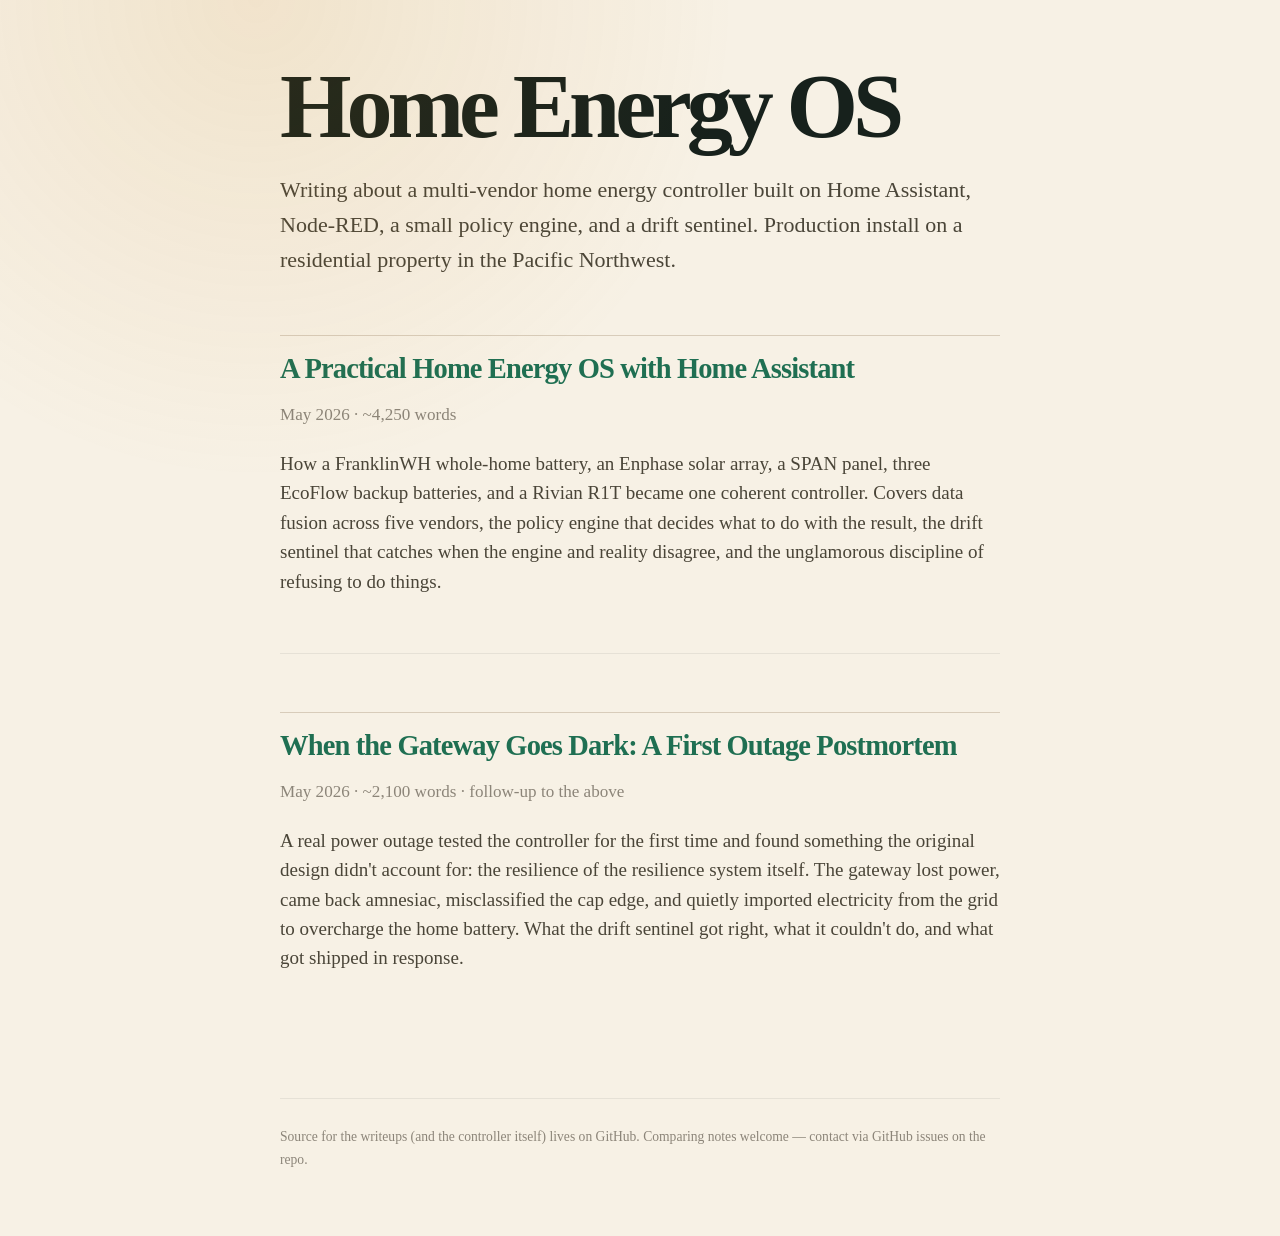
<file: index.html>
<!DOCTYPE html>
<html lang="en">
<head>
  <meta charset="UTF-8">
  <meta name="viewport" content="width=device-width, initial-scale=1.0">
  <title>Home Energy OS — Writing</title>
  <link rel="stylesheet" href="article.css">
  <style>
    body { max-width: 720px; margin: 4em auto; padding: 0 1.5em; }
    .post-list { list-style: none; padding: 0; margin: 3em 0; }
    .post-list li { margin-bottom: 2.5em; padding-bottom: 2em; border-bottom: 1px solid #e6e1d6; }
    .post-list li:last-child { border-bottom: none; }
    .post-list h2 { font-size: 1.5em; margin-bottom: 0.25em; }
    .post-list h2 a { text-decoration: none; }
    .post-list h2 a:hover { text-decoration: underline; }
    .post-meta { color: #8c8579; font-size: 0.9em; margin-bottom: 0.75em; }
    .post-summary { color: #4a4538; line-height: 1.55; }
    .site-intro { color: #4a4538; line-height: 1.6; }
    .site-footer { margin-top: 5em; padding-top: 2em; border-top: 1px solid #e6e1d6; color: #8c8579; font-size: 0.85em; }
  </style>
</head>
<body>

<h1>Home Energy OS</h1>

<p class="site-intro">
  Writing about a multi-vendor home energy controller built on Home Assistant, Node-RED,
  a small policy engine, and a drift sentinel. Production install on a residential property
  in the Pacific Northwest.
</p>

<ul class="post-list">
  <li>
    <h2><a href="article.html">A Practical Home Energy OS with Home Assistant</a></h2>
    <p class="post-meta">May 2026 · ~4,250 words</p>
    <p class="post-summary">
      How a FranklinWH whole-home battery, an Enphase solar array, a SPAN panel, three EcoFlow
      backup batteries, and a Rivian R1T became one coherent controller. Covers data fusion
      across five vendors, the policy engine that decides what to do with the result, the drift
      sentinel that catches when the engine and reality disagree, and the unglamorous discipline
      of refusing to do things.
    </p>
  </li>
  <li>
    <h2><a href="article-2.html">When the Gateway Goes Dark: A First Outage Postmortem</a></h2>
    <p class="post-meta">May 2026 · ~2,100 words · follow-up to the above</p>
    <p class="post-summary">
      A real power outage tested the controller for the first time and found something the
      original design didn't account for: the resilience of the resilience system itself.
      The gateway lost power, came back amnesiac, misclassified the cap edge, and quietly
      imported electricity from the grid to overcharge the home battery. What the drift
      sentinel got right, what it couldn't do, and what got shipped in response.
    </p>
  </li>
</ul>

<p class="site-footer">
  Source for the writeups (and the controller itself) lives on GitHub.
  Comparing notes welcome — contact via GitHub issues on the repo.
</p>

</body>
</html>
</file>
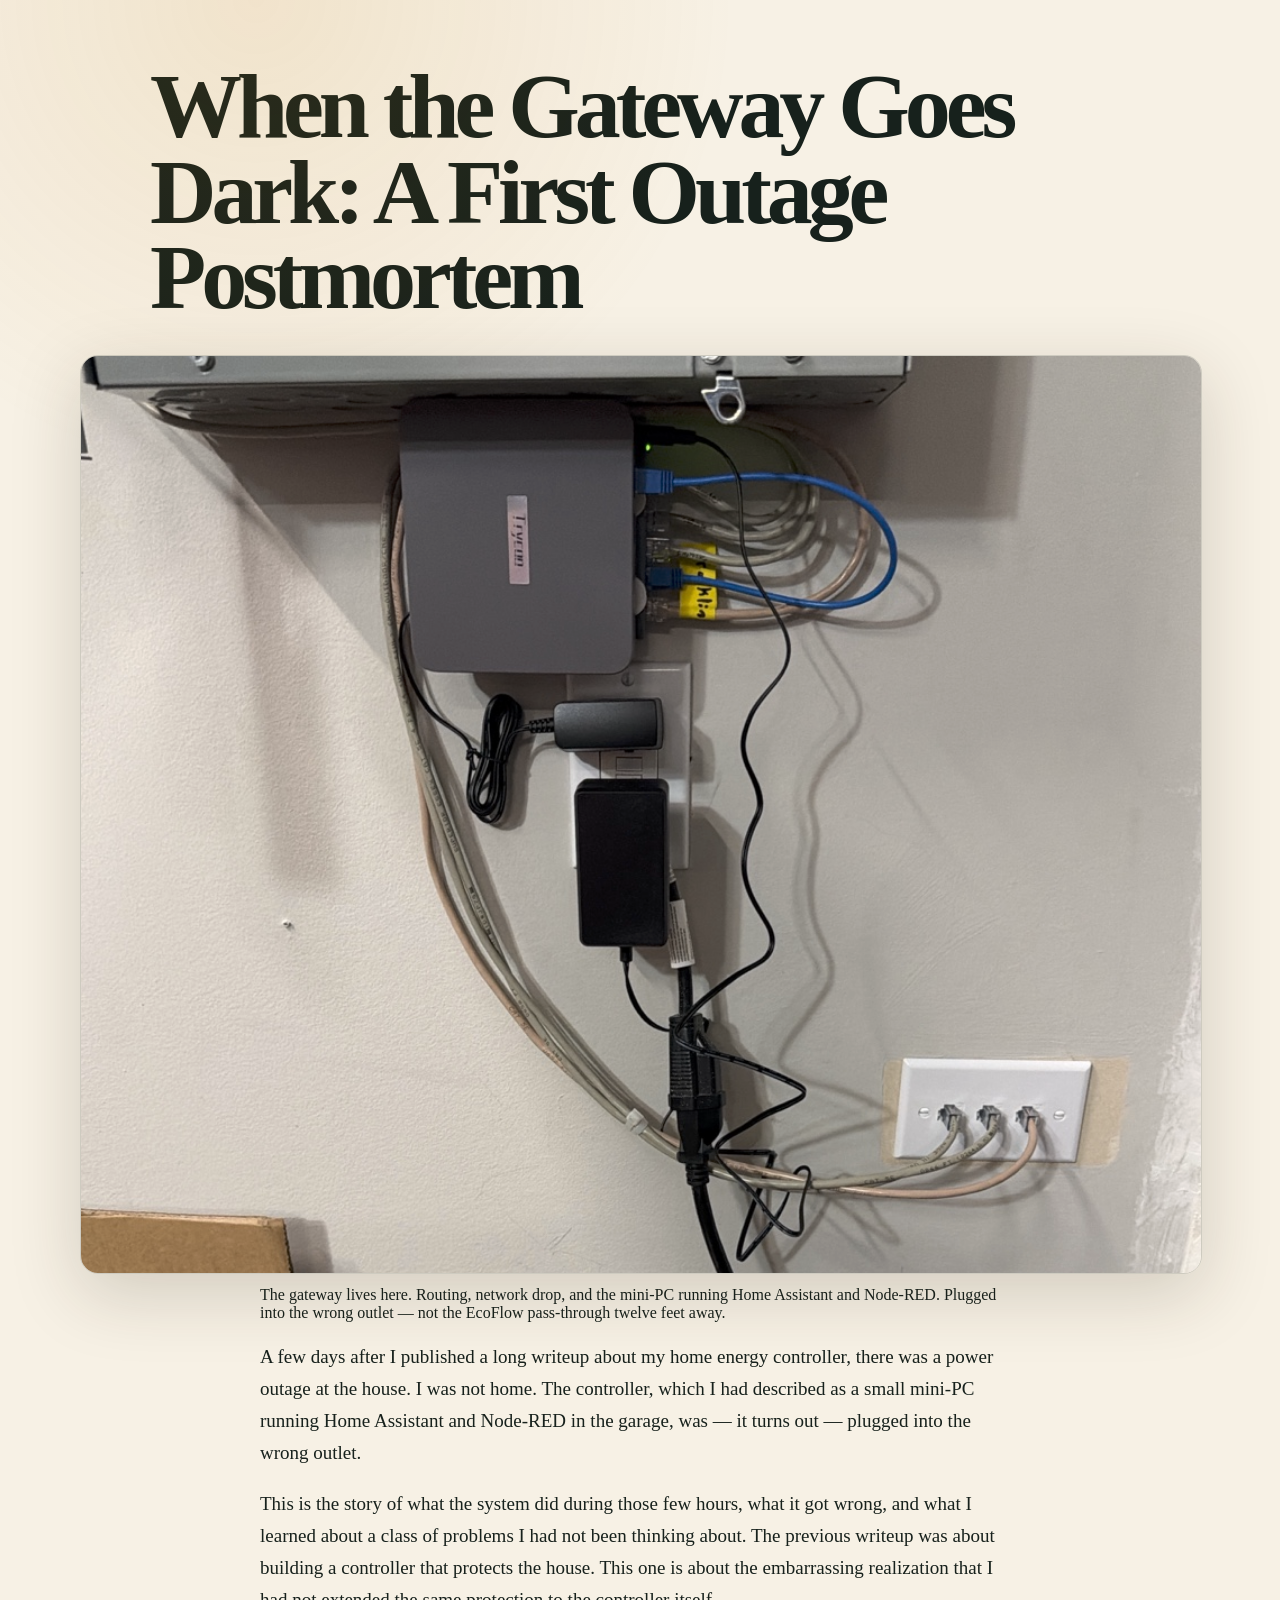
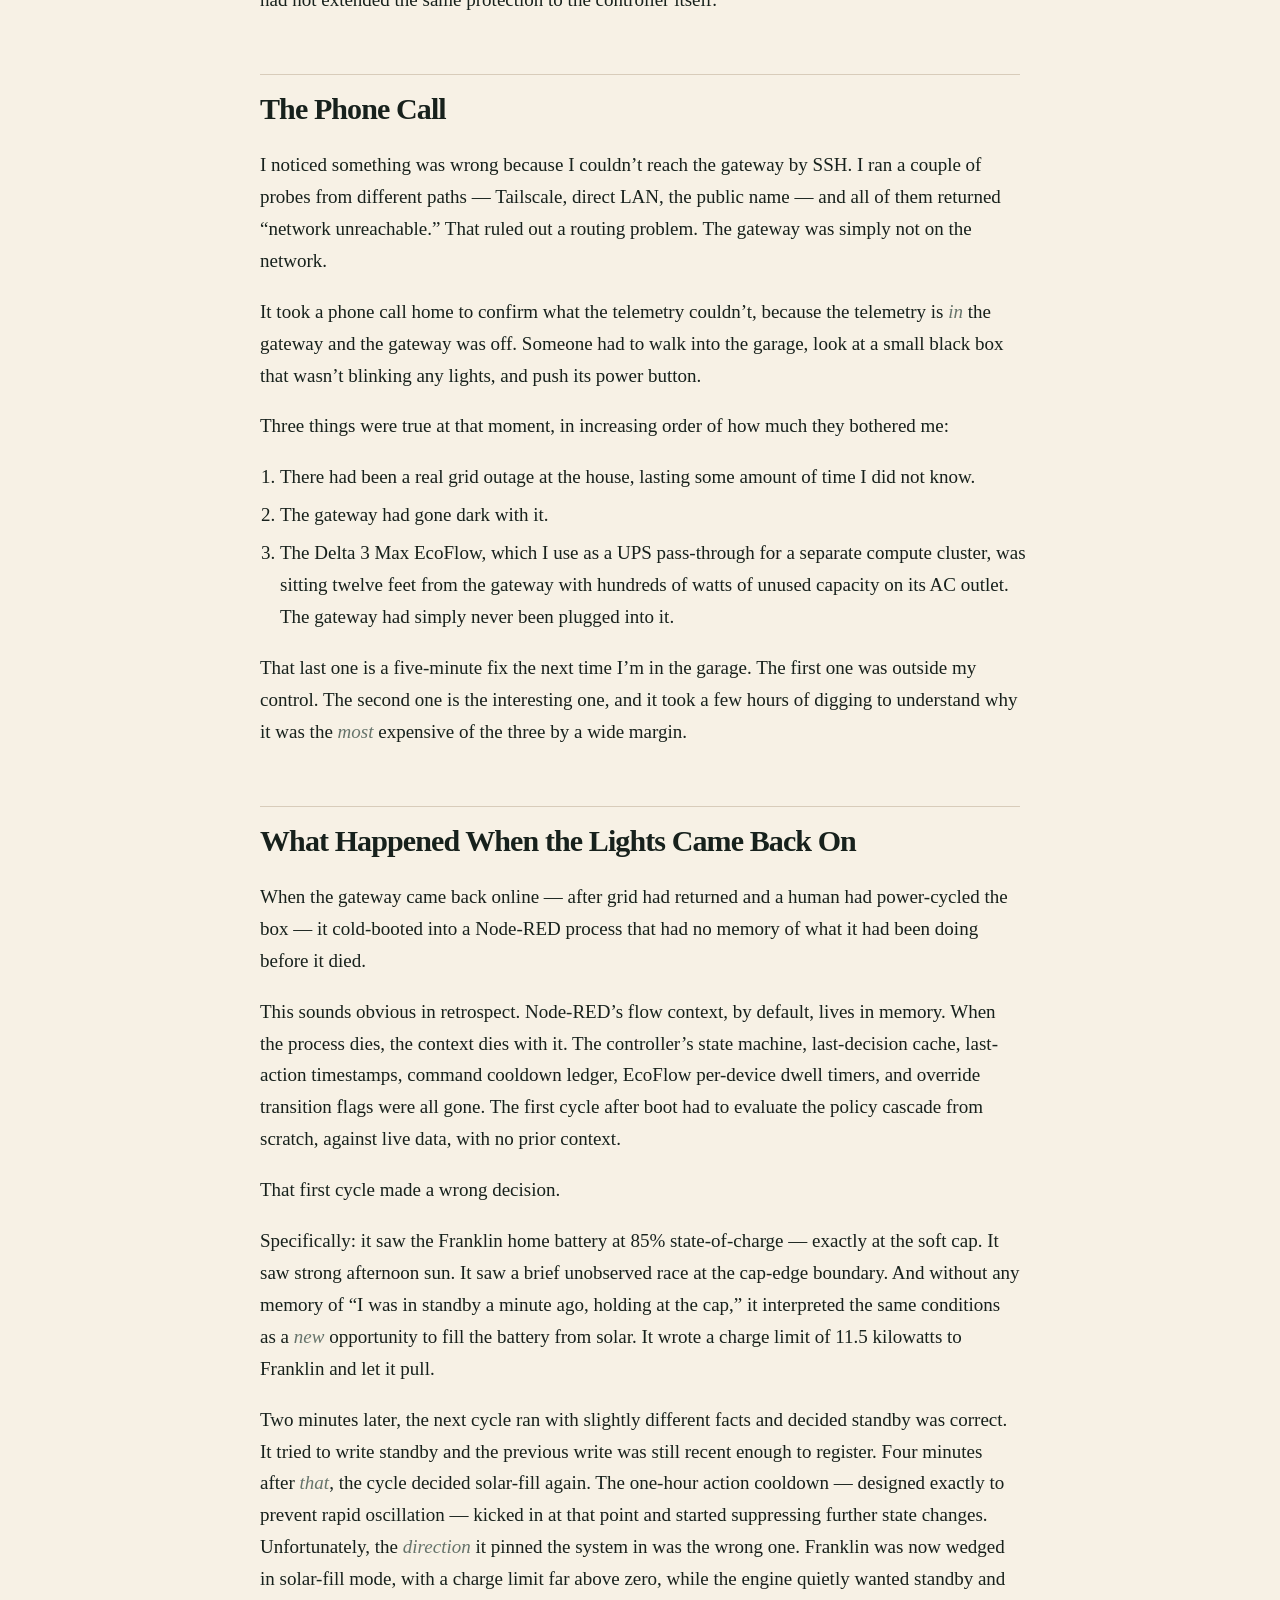
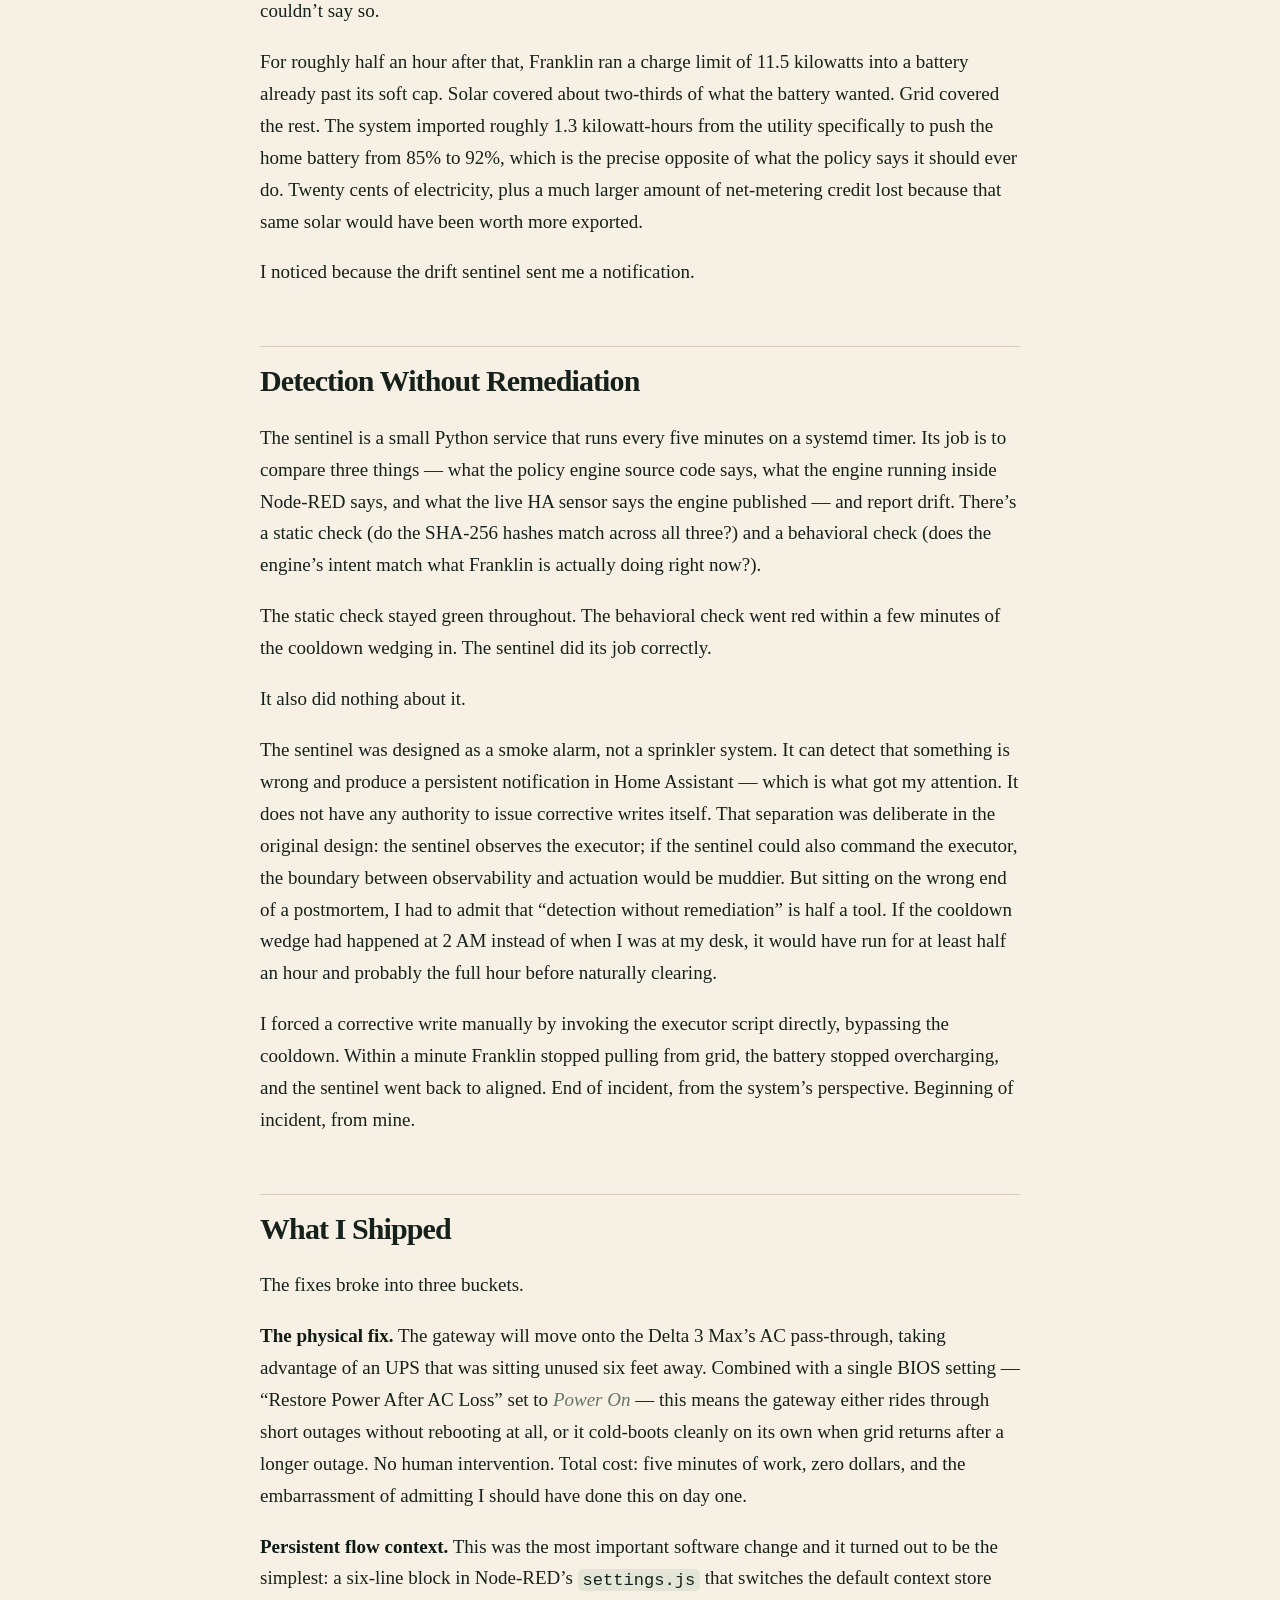
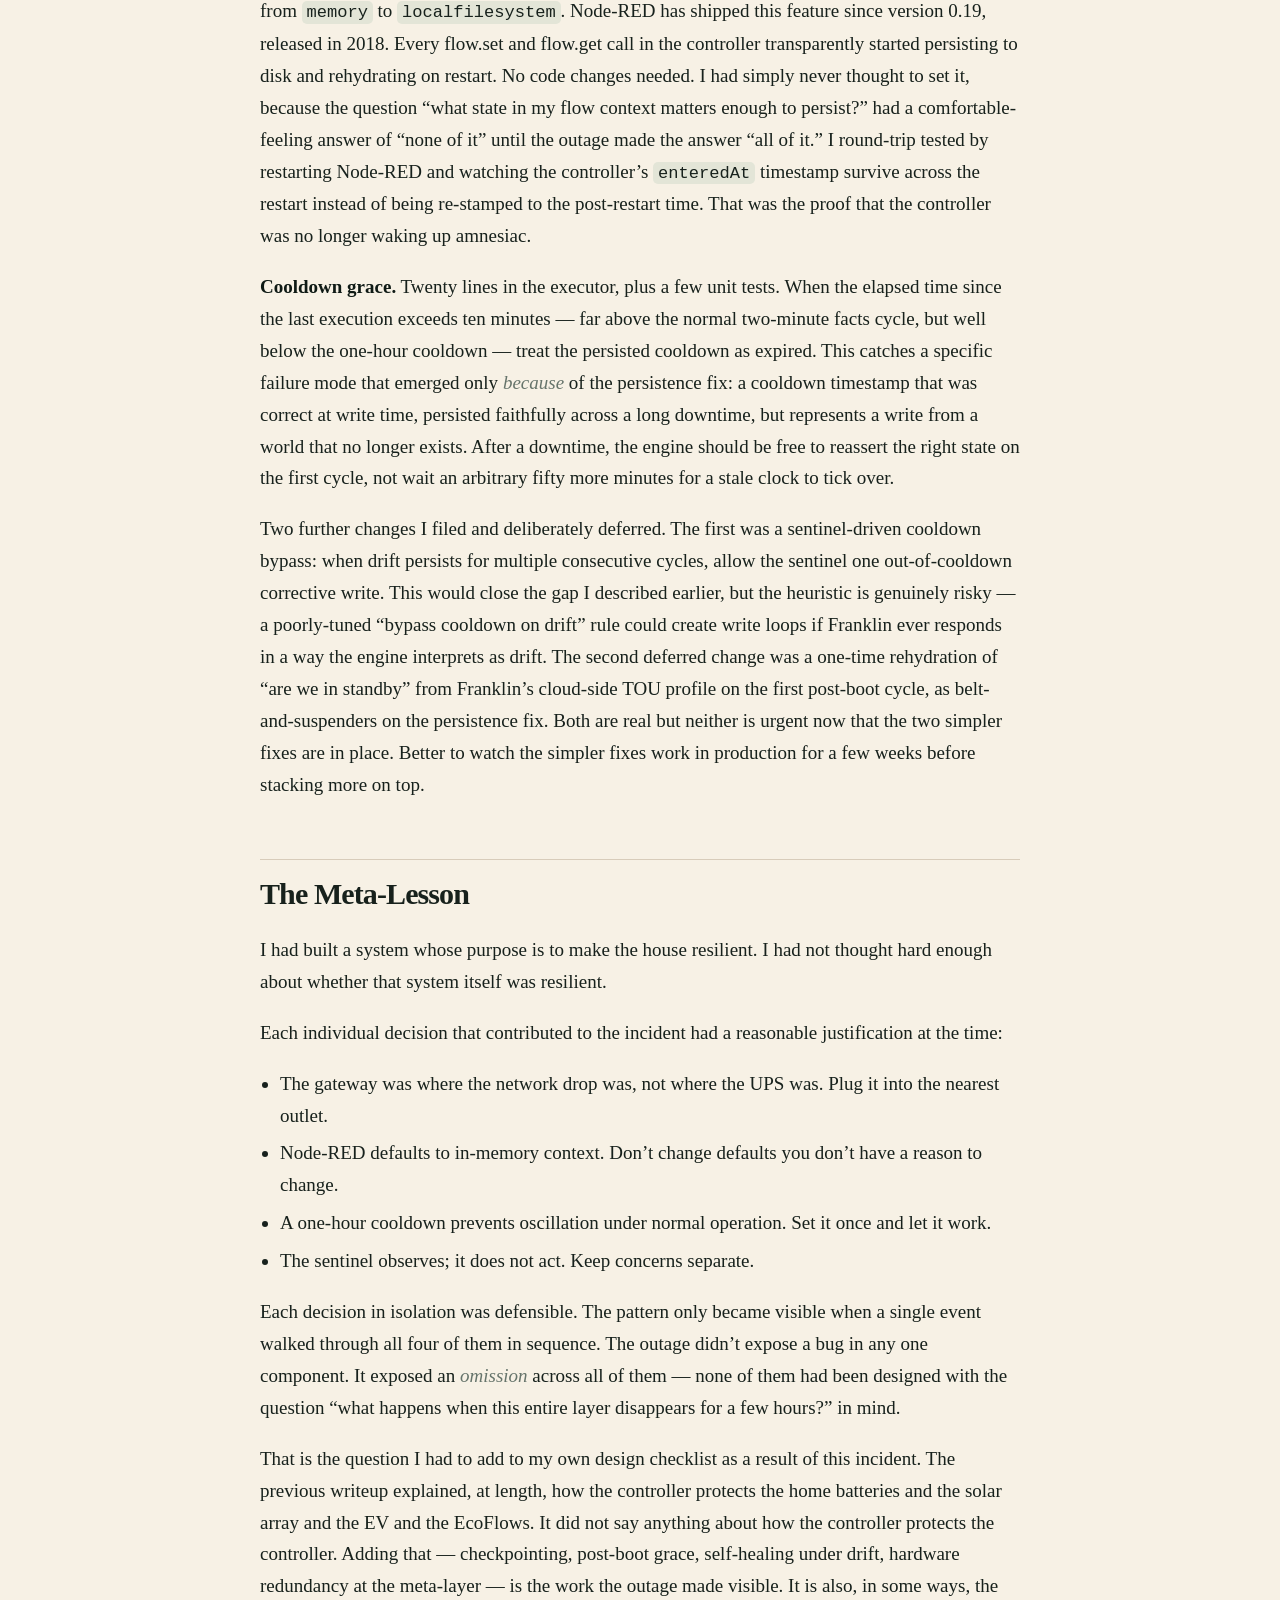
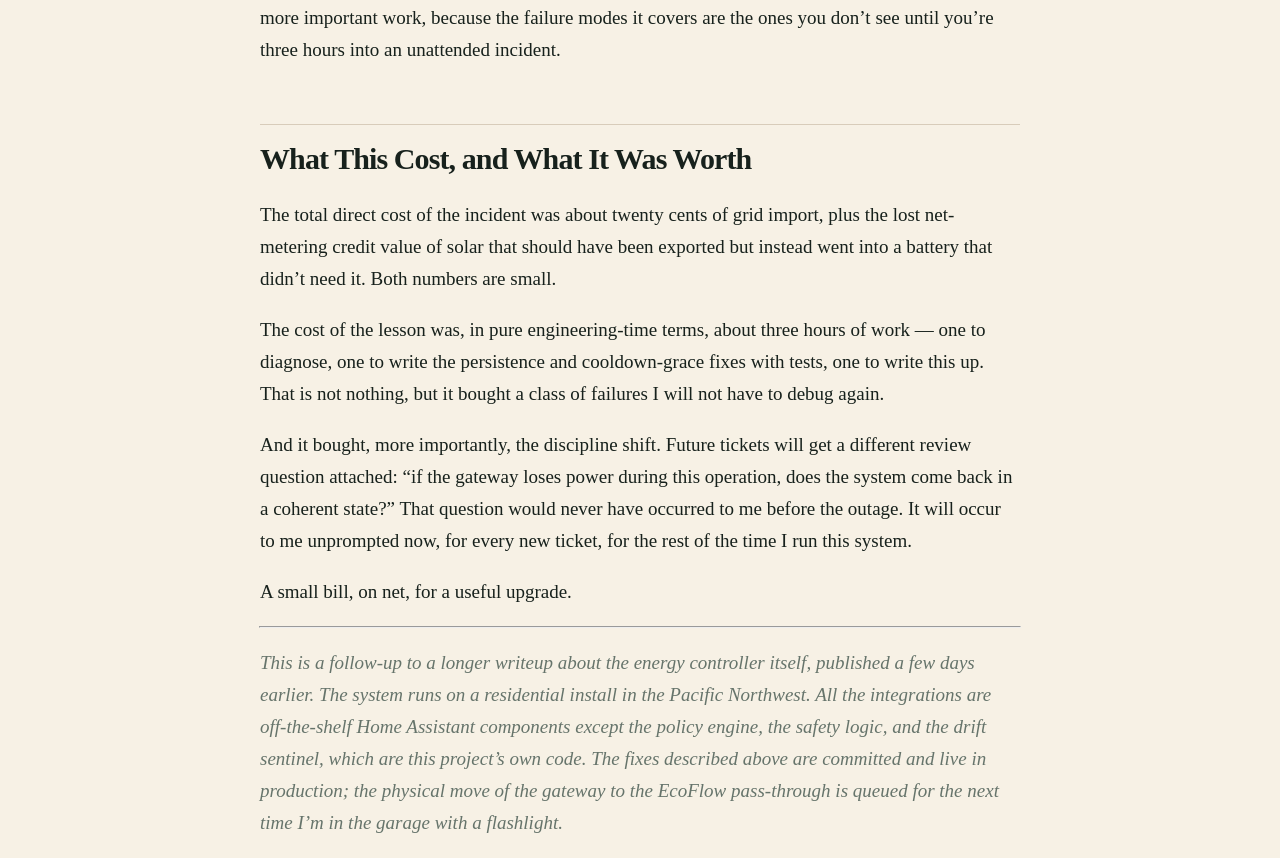
<file: article-2.html>
<!DOCTYPE html>
<html xmlns="http://www.w3.org/1999/xhtml">
<head>
  <meta charset="utf-8" />
  <meta name="generator" content="pandoc" />
  <meta name="viewport" content="width=device-width, initial-scale=1.0, user-scalable=yes" />
  <title>article-2</title>
  <style>
    /* Default styles provided by pandoc.
    ** See https://pandoc.org/MANUAL.html#variables-for-html for config info.
    */
    span.smallcaps{font-variant: small-caps;}
    div.columns{display: flex; gap: min(4vw, 1.5em);}
    div.column{flex: auto; overflow-x: auto;}
    div.hanging-indent{margin-left: 1.5em; text-indent: -1.5em;}
    /* The extra [class] is a hack that increases specificity enough to
       override a similar rule in reveal.js */
    ul.task-list[class]{list-style: none;}
    ul.task-list li input[type="checkbox"] {
      font-size: inherit;
      width: 0.8em;
      margin: 0 0.8em 0.2em -1.6em;
      vertical-align: middle;
    }
    .display.math{display: block; text-align: center; margin: 0.5rem auto;}
  </style>
  <link rel="stylesheet" href="article.css" />
</head>
<body>
<h1 id="when-the-gateway-goes-dark-a-first-outage-postmortem">When the
Gateway Goes Dark: A First Outage Postmortem</h1>
<figure>
<img src="screenshots/gateway-garage.png"
alt="The gateway lives here. Routing, network drop, and the mini-PC running Home Assistant and Node-RED. Plugged into the wrong outlet — not the EcoFlow pass-through twelve feet away." />
<figcaption aria-hidden="true">The gateway lives here. Routing, network
drop, and the mini-PC running Home Assistant and Node-RED. Plugged into
the wrong outlet — not the EcoFlow pass-through twelve feet
away.</figcaption>
</figure>
<p>A few days after I published a long writeup about my home energy
controller, there was a power outage at the house. I was not home. The
controller, which I had described as a small mini-PC running Home
Assistant and Node-RED in the garage, was — it turns out — plugged into
the wrong outlet.</p>
<p>This is the story of what the system did during those few hours, what
it got wrong, and what I learned about a class of problems I had not
been thinking about. The previous writeup was about building a
controller that protects the house. This one is about the embarrassing
realization that I had not extended the same protection to the
controller itself.</p>
<h2 id="the-phone-call">The Phone Call</h2>
<p>I noticed something was wrong because I couldn’t reach the gateway by
SSH. I ran a couple of probes from different paths — Tailscale, direct
LAN, the public name — and all of them returned “network unreachable.”
That ruled out a routing problem. The gateway was simply not on the
network.</p>
<p>It took a phone call home to confirm what the telemetry couldn’t,
because the telemetry is <em>in</em> the gateway and the gateway was
off. Someone had to walk into the garage, look at a small black box that
wasn’t blinking any lights, and push its power button.</p>
<p>Three things were true at that moment, in increasing order of how
much they bothered me:</p>
<ol type="1">
<li>There had been a real grid outage at the house, lasting some amount
of time I did not know.</li>
<li>The gateway had gone dark with it.</li>
<li>The Delta 3 Max EcoFlow, which I use as a UPS pass-through for a
separate compute cluster, was sitting twelve feet from the gateway with
hundreds of watts of unused capacity on its AC outlet. The gateway had
simply never been plugged into it.</li>
</ol>
<p>That last one is a five-minute fix the next time I’m in the garage.
The first one was outside my control. The second one is the interesting
one, and it took a few hours of digging to understand why it was the
<em>most</em> expensive of the three by a wide margin.</p>
<h2 id="what-happened-when-the-lights-came-back-on">What Happened When
the Lights Came Back On</h2>
<p>When the gateway came back online — after grid had returned and a
human had power-cycled the box — it cold-booted into a Node-RED process
that had no memory of what it had been doing before it died.</p>
<p>This sounds obvious in retrospect. Node-RED’s flow context, by
default, lives in memory. When the process dies, the context dies with
it. The controller’s state machine, last-decision cache, last-action
timestamps, command cooldown ledger, EcoFlow per-device dwell timers,
and override transition flags were all gone. The first cycle after boot
had to evaluate the policy cascade from scratch, against live data, with
no prior context.</p>
<p>That first cycle made a wrong decision.</p>
<p>Specifically: it saw the Franklin home battery at 85% state-of-charge
— exactly at the soft cap. It saw strong afternoon sun. It saw a brief
unobserved race at the cap-edge boundary. And without any memory of “I
was in standby a minute ago, holding at the cap,” it interpreted the
same conditions as a <em>new</em> opportunity to fill the battery from
solar. It wrote a charge limit of 11.5 kilowatts to Franklin and let it
pull.</p>
<p>Two minutes later, the next cycle ran with slightly different facts
and decided standby was correct. It tried to write standby and the
previous write was still recent enough to register. Four minutes after
<em>that</em>, the cycle decided solar-fill again. The one-hour action
cooldown — designed exactly to prevent rapid oscillation — kicked in at
that point and started suppressing further state changes. Unfortunately,
the <em>direction</em> it pinned the system in was the wrong one.
Franklin was now wedged in solar-fill mode, with a charge limit far
above zero, while the engine quietly wanted standby and couldn’t say
so.</p>
<p>For roughly half an hour after that, Franklin ran a charge limit of
11.5 kilowatts into a battery already past its soft cap. Solar covered
about two-thirds of what the battery wanted. Grid covered the rest. The
system imported roughly 1.3 kilowatt-hours from the utility specifically
to push the home battery from 85% to 92%, which is the precise opposite
of what the policy says it should ever do. Twenty cents of electricity,
plus a much larger amount of net-metering credit lost because that same
solar would have been worth more exported.</p>
<p>I noticed because the drift sentinel sent me a notification.</p>
<h2 id="detection-without-remediation">Detection Without
Remediation</h2>
<p>The sentinel is a small Python service that runs every five minutes
on a systemd timer. Its job is to compare three things — what the policy
engine source code says, what the engine running inside Node-RED says,
and what the live HA sensor says the engine published — and report
drift. There’s a static check (do the SHA-256 hashes match across all
three?) and a behavioral check (does the engine’s intent match what
Franklin is actually doing right now?).</p>
<p>The static check stayed green throughout. The behavioral check went
red within a few minutes of the cooldown wedging in. The sentinel did
its job correctly.</p>
<p>It also did nothing about it.</p>
<p>The sentinel was designed as a smoke alarm, not a sprinkler system.
It can detect that something is wrong and produce a persistent
notification in Home Assistant — which is what got my attention. It does
not have any authority to issue corrective writes itself. That
separation was deliberate in the original design: the sentinel observes
the executor; if the sentinel could also command the executor, the
boundary between observability and actuation would be muddier. But
sitting on the wrong end of a postmortem, I had to admit that “detection
without remediation” is half a tool. If the cooldown wedge had happened
at 2 AM instead of when I was at my desk, it would have run for at least
half an hour and probably the full hour before naturally clearing.</p>
<p>I forced a corrective write manually by invoking the executor script
directly, bypassing the cooldown. Within a minute Franklin stopped
pulling from grid, the battery stopped overcharging, and the sentinel
went back to aligned. End of incident, from the system’s perspective.
Beginning of incident, from mine.</p>
<h2 id="what-i-shipped">What I Shipped</h2>
<p>The fixes broke into three buckets.</p>
<p><strong>The physical fix.</strong> The gateway will move onto the
Delta 3 Max’s AC pass-through, taking advantage of an UPS that was
sitting unused six feet away. Combined with a single BIOS setting —
“Restore Power After AC Loss” set to <em>Power On</em> — this means the
gateway either rides through short outages without rebooting at all, or
it cold-boots cleanly on its own when grid returns after a longer
outage. No human intervention. Total cost: five minutes of work, zero
dollars, and the embarrassment of admitting I should have done this on
day one.</p>
<p><strong>Persistent flow context.</strong> This was the most important
software change and it turned out to be the simplest: a six-line block
in Node-RED’s <code>settings.js</code> that switches the default context
store from <code>memory</code> to <code>localfilesystem</code>. Node-RED
has shipped this feature since version 0.19, released in 2018. Every
flow.set and flow.get call in the controller transparently started
persisting to disk and rehydrating on restart. No code changes needed. I
had simply never thought to set it, because the question “what state in
my flow context matters enough to persist?” had a comfortable-feeling
answer of “none of it” until the outage made the answer “all of it.” I
round-trip tested by restarting Node-RED and watching the controller’s
<code>enteredAt</code> timestamp survive across the restart instead of
being re-stamped to the post-restart time. That was the proof that the
controller was no longer waking up amnesiac.</p>
<p><strong>Cooldown grace.</strong> Twenty lines in the executor, plus a
few unit tests. When the elapsed time since the last execution exceeds
ten minutes — far above the normal two-minute facts cycle, but well
below the one-hour cooldown — treat the persisted cooldown as expired.
This catches a specific failure mode that emerged only <em>because</em>
of the persistence fix: a cooldown timestamp that was correct at write
time, persisted faithfully across a long downtime, but represents a
write from a world that no longer exists. After a downtime, the engine
should be free to reassert the right state on the first cycle, not wait
an arbitrary fifty more minutes for a stale clock to tick over.</p>
<p>Two further changes I filed and deliberately deferred. The first was
a sentinel-driven cooldown bypass: when drift persists for multiple
consecutive cycles, allow the sentinel one out-of-cooldown corrective
write. This would close the gap I described earlier, but the heuristic
is genuinely risky — a poorly-tuned “bypass cooldown on drift” rule
could create write loops if Franklin ever responds in a way the engine
interprets as drift. The second deferred change was a one-time
rehydration of “are we in standby” from Franklin’s cloud-side TOU
profile on the first post-boot cycle, as belt-and-suspenders on the
persistence fix. Both are real but neither is urgent now that the two
simpler fixes are in place. Better to watch the simpler fixes work in
production for a few weeks before stacking more on top.</p>
<h2 id="the-meta-lesson">The Meta-Lesson</h2>
<p>I had built a system whose purpose is to make the house resilient. I
had not thought hard enough about whether that system itself was
resilient.</p>
<p>Each individual decision that contributed to the incident had a
reasonable justification at the time:</p>
<ul>
<li>The gateway was where the network drop was, not where the UPS was.
Plug it into the nearest outlet.</li>
<li>Node-RED defaults to in-memory context. Don’t change defaults you
don’t have a reason to change.</li>
<li>A one-hour cooldown prevents oscillation under normal operation. Set
it once and let it work.</li>
<li>The sentinel observes; it does not act. Keep concerns separate.</li>
</ul>
<p>Each decision in isolation was defensible. The pattern only became
visible when a single event walked through all four of them in sequence.
The outage didn’t expose a bug in any one component. It exposed an
<em>omission</em> across all of them — none of them had been designed
with the question “what happens when this entire layer disappears for a
few hours?” in mind.</p>
<p>That is the question I had to add to my own design checklist as a
result of this incident. The previous writeup explained, at length, how
the controller protects the home batteries and the solar array and the
EV and the EcoFlows. It did not say anything about how the controller
protects the controller. Adding that — checkpointing, post-boot grace,
self-healing under drift, hardware redundancy at the meta-layer — is the
work the outage made visible. It is also, in some ways, the more
important work, because the failure modes it covers are the ones you
don’t see until you’re three hours into an unattended incident.</p>
<h2 id="what-this-cost-and-what-it-was-worth">What This Cost, and What
It Was Worth</h2>
<p>The total direct cost of the incident was about twenty cents of grid
import, plus the lost net-metering credit value of solar that should
have been exported but instead went into a battery that didn’t need it.
Both numbers are small.</p>
<p>The cost of the lesson was, in pure engineering-time terms, about
three hours of work — one to diagnose, one to write the persistence and
cooldown-grace fixes with tests, one to write this up. That is not
nothing, but it bought a class of failures I will not have to debug
again.</p>
<p>And it bought, more importantly, the discipline shift. Future tickets
will get a different review question attached: “if the gateway loses
power during this operation, does the system come back in a coherent
state?” That question would never have occurred to me before the outage.
It will occur to me unprompted now, for every new ticket, for the rest
of the time I run this system.</p>
<p>A small bill, on net, for a useful upgrade.</p>
<hr />
<p><em>This is a follow-up to a longer writeup about the energy
controller itself, published a few days earlier. The system runs on a
residential install in the Pacific Northwest. All the integrations are
off-the-shelf Home Assistant components except the policy engine, the
safety logic, and the drift sentinel, which are this project’s own code.
The fixes described above are committed and live in production; the
physical move of the gateway to the EcoFlow pass-through is queued for
the next time I’m in the garage with a flashlight.</em></p>
<script>
  document.addEventListener('DOMContentLoaded', function () {
    document.querySelectorAll('figure img, p > img').forEach(function (img) {
      if (img.parentNode.tagName === 'A') return;
      var link = document.createElement('a');
      link.href = img.src;
      link.target = '_blank';
      link.rel = 'noopener';
      link.className = 'diagram-lightbox';
      link.title = 'Click to view full size';
      img.parentNode.insertBefore(link, img);
      link.appendChild(img);
    });
  });
</script>
</body>
</html>
</file>
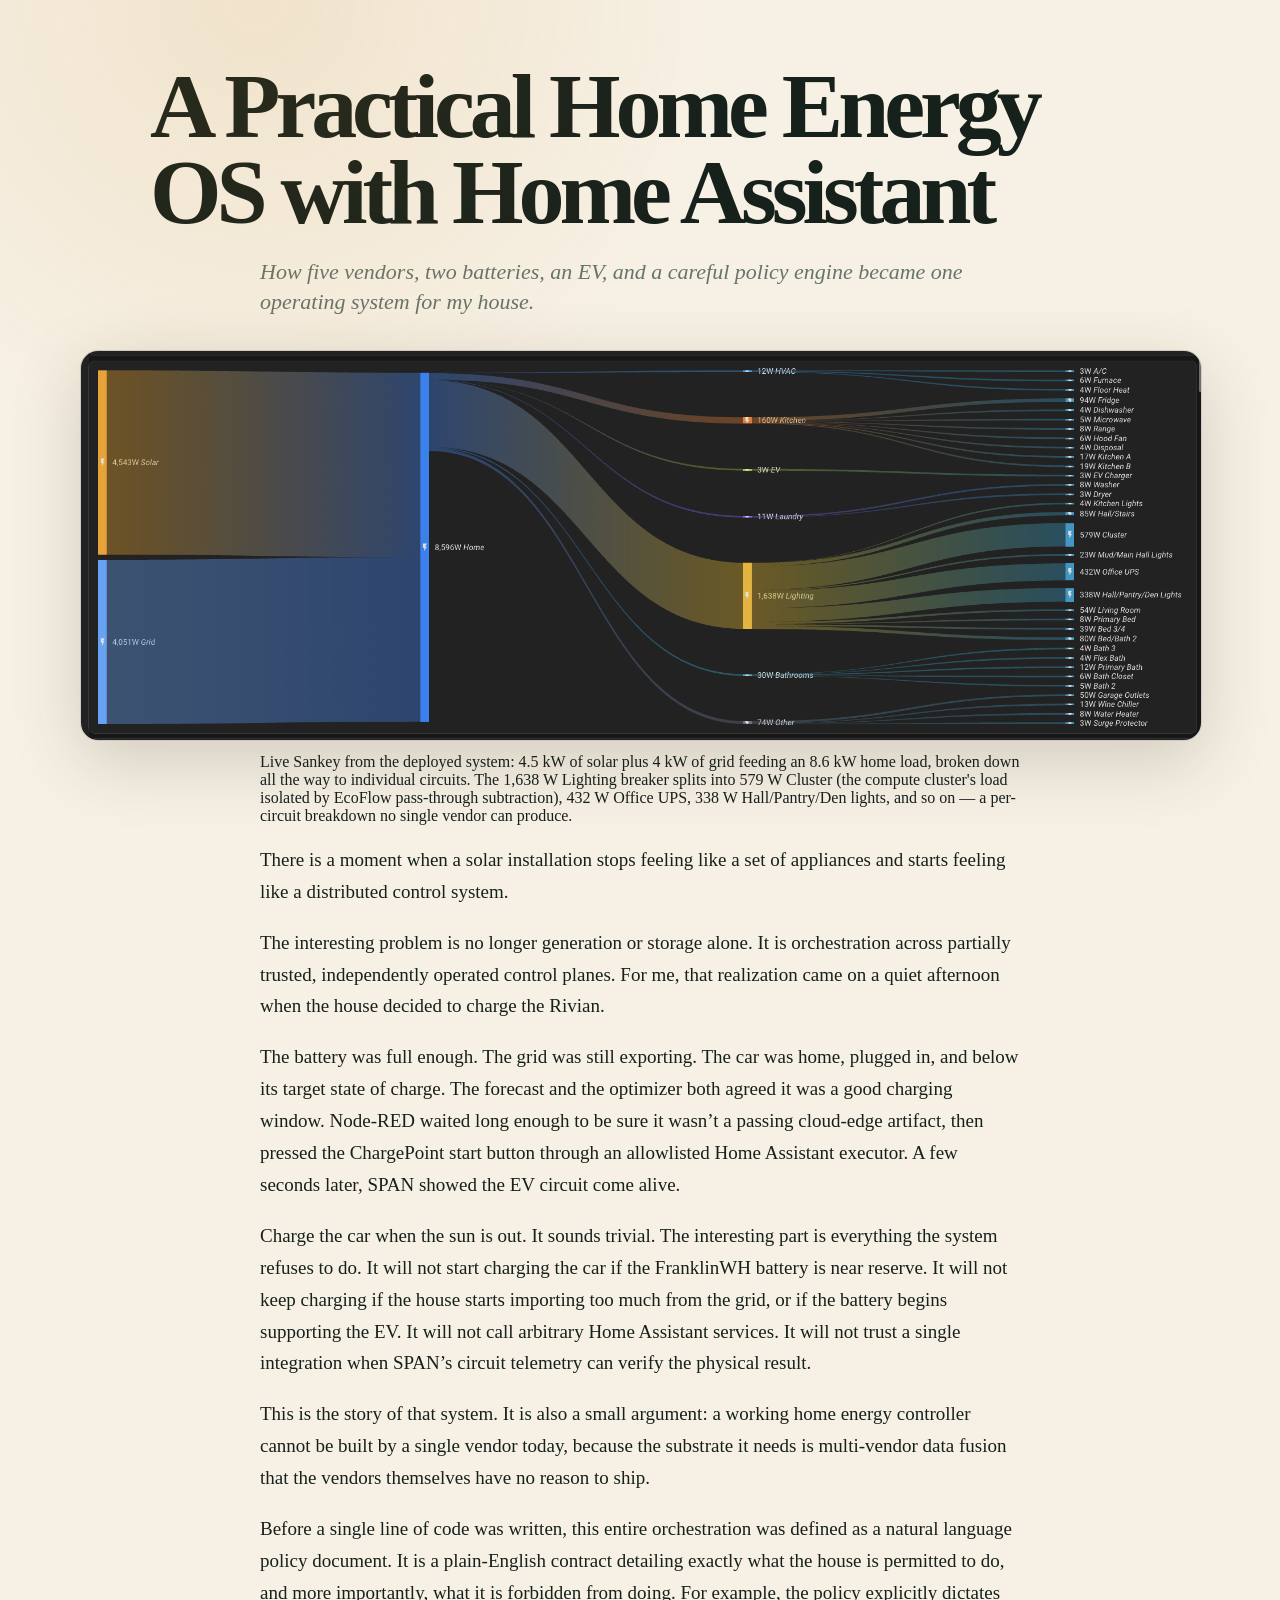
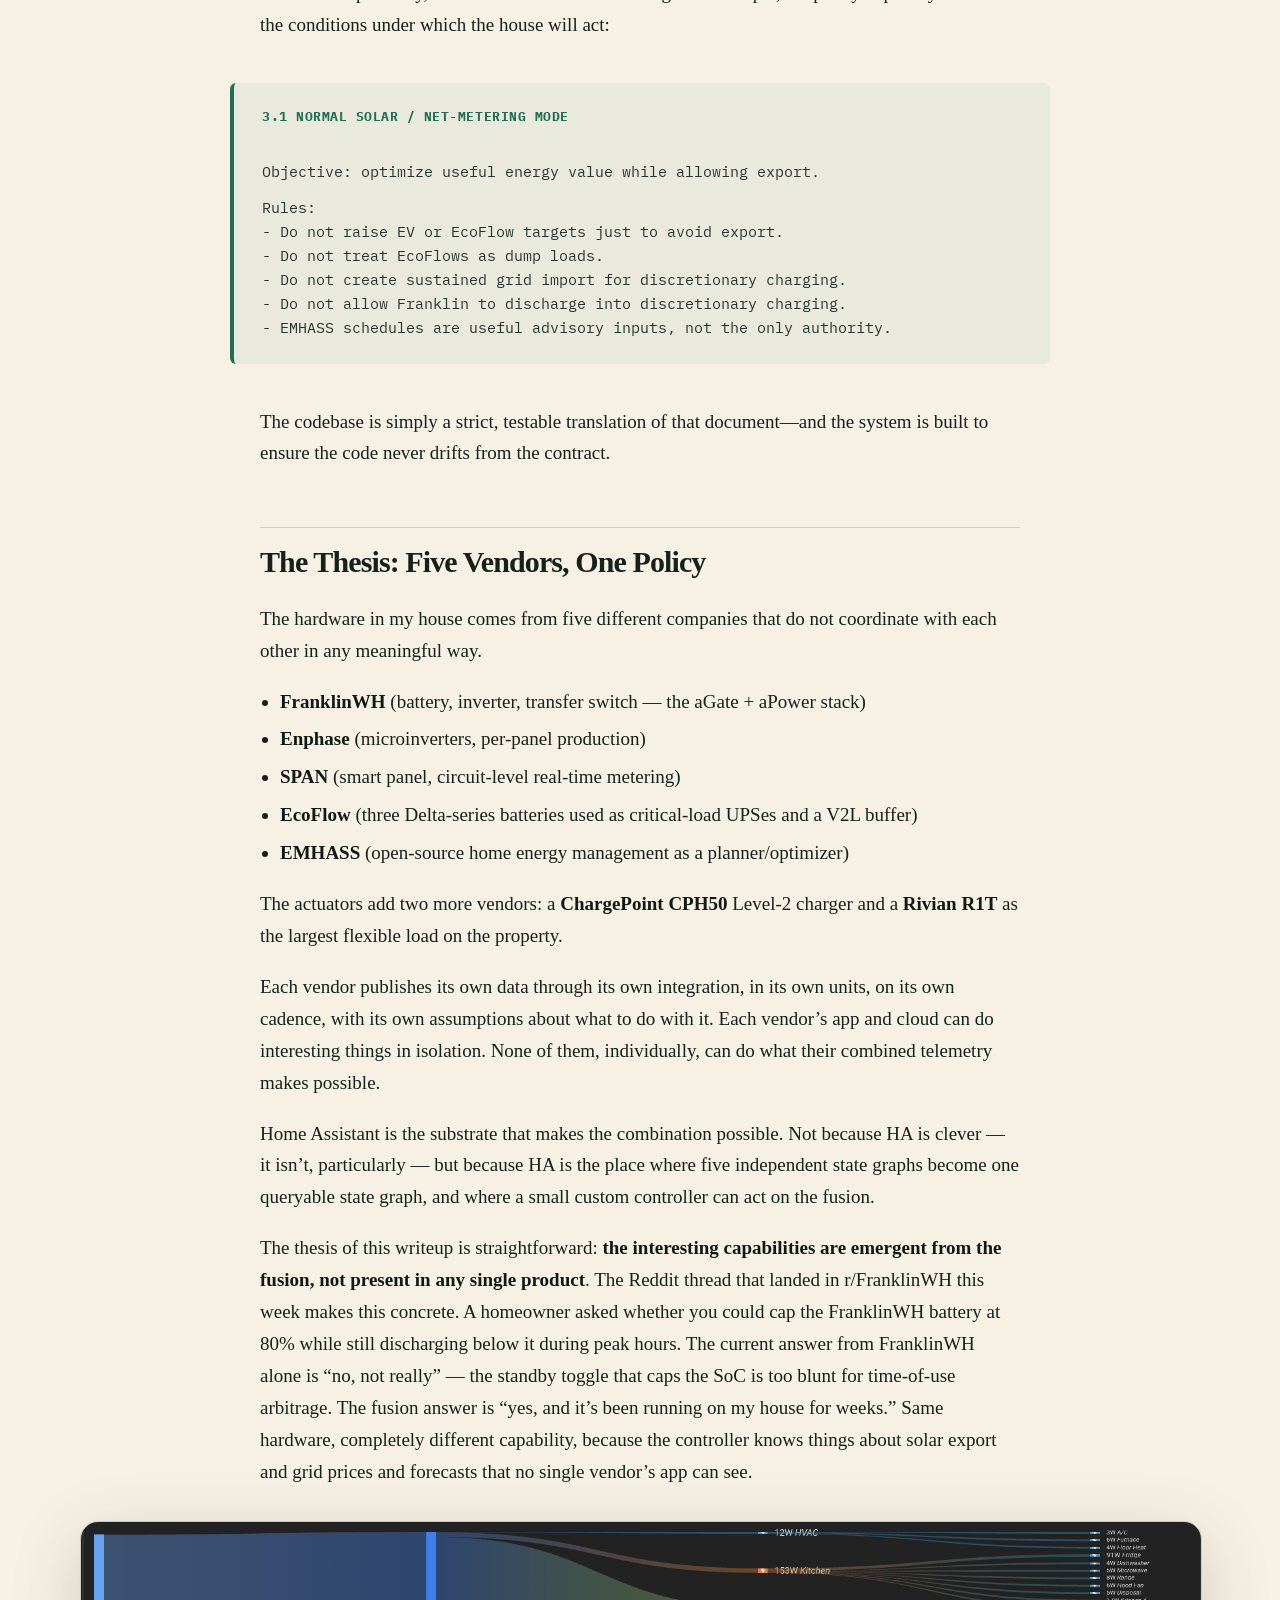
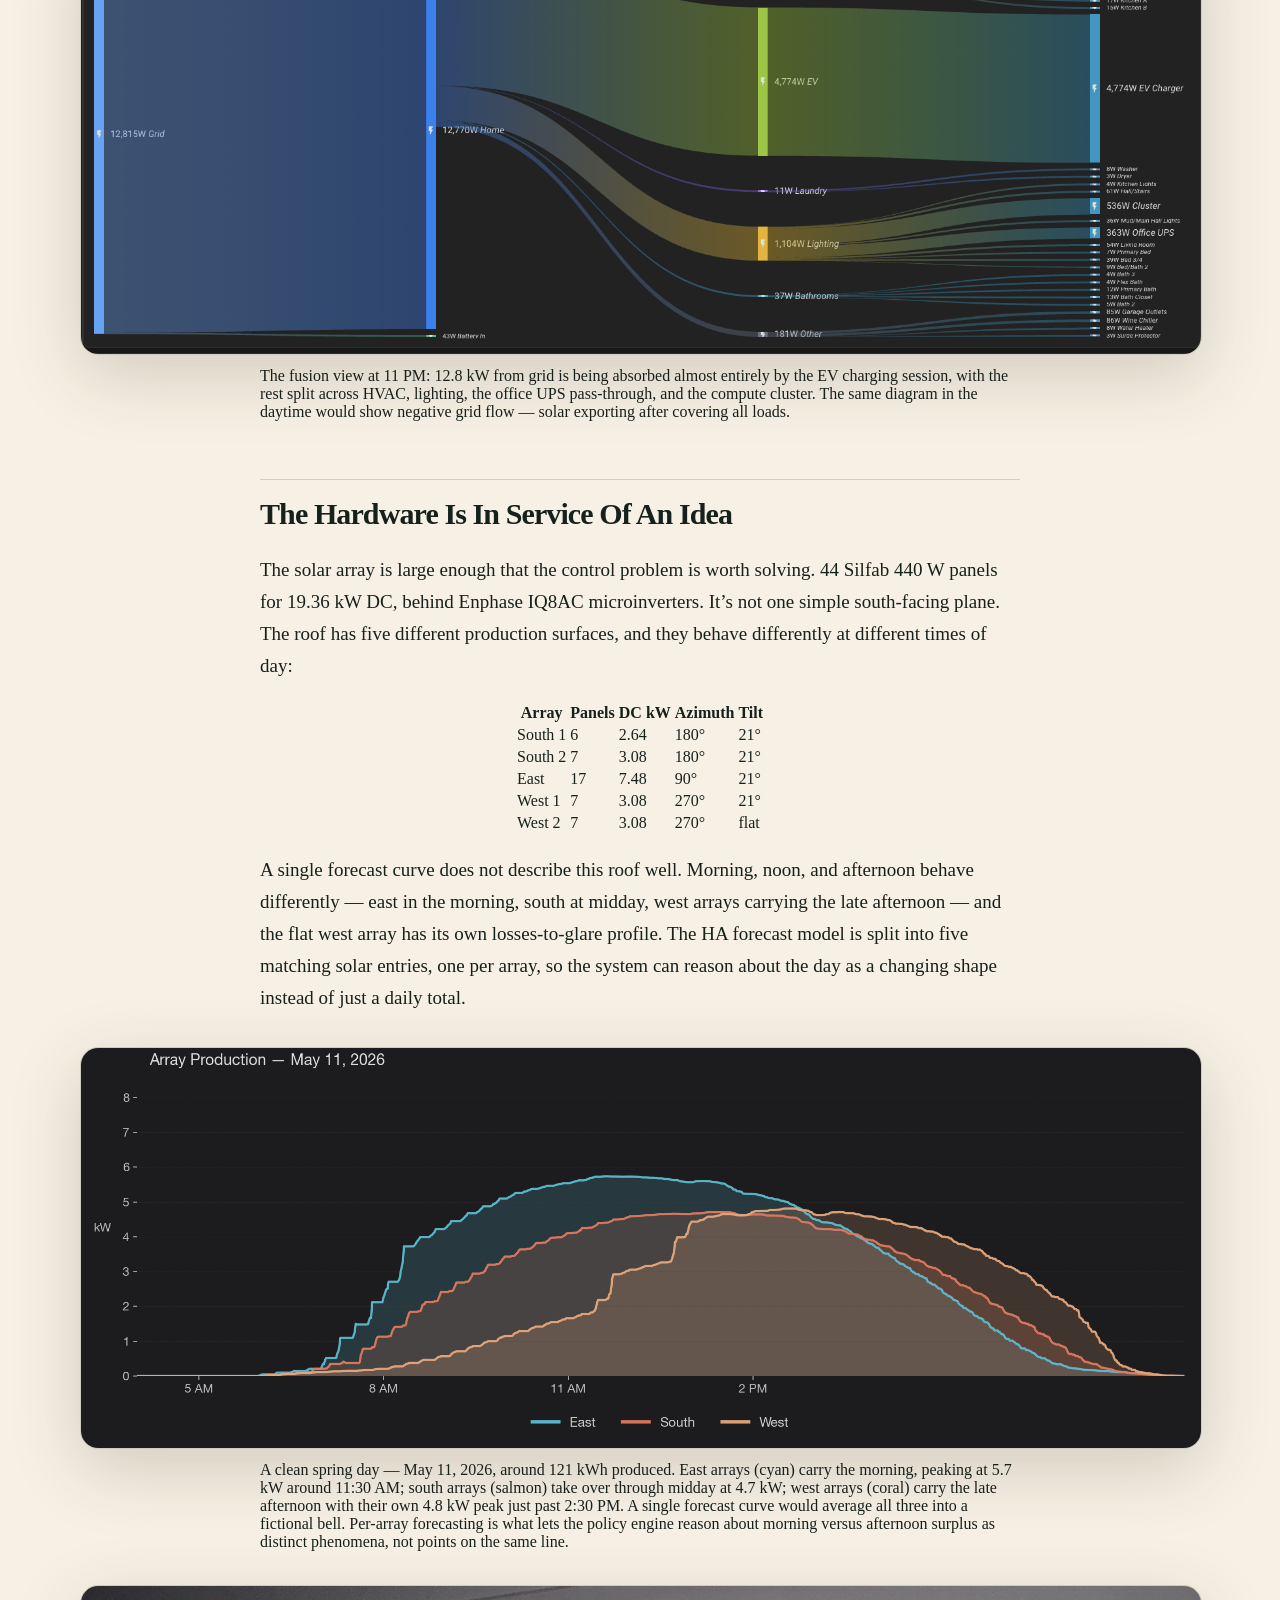
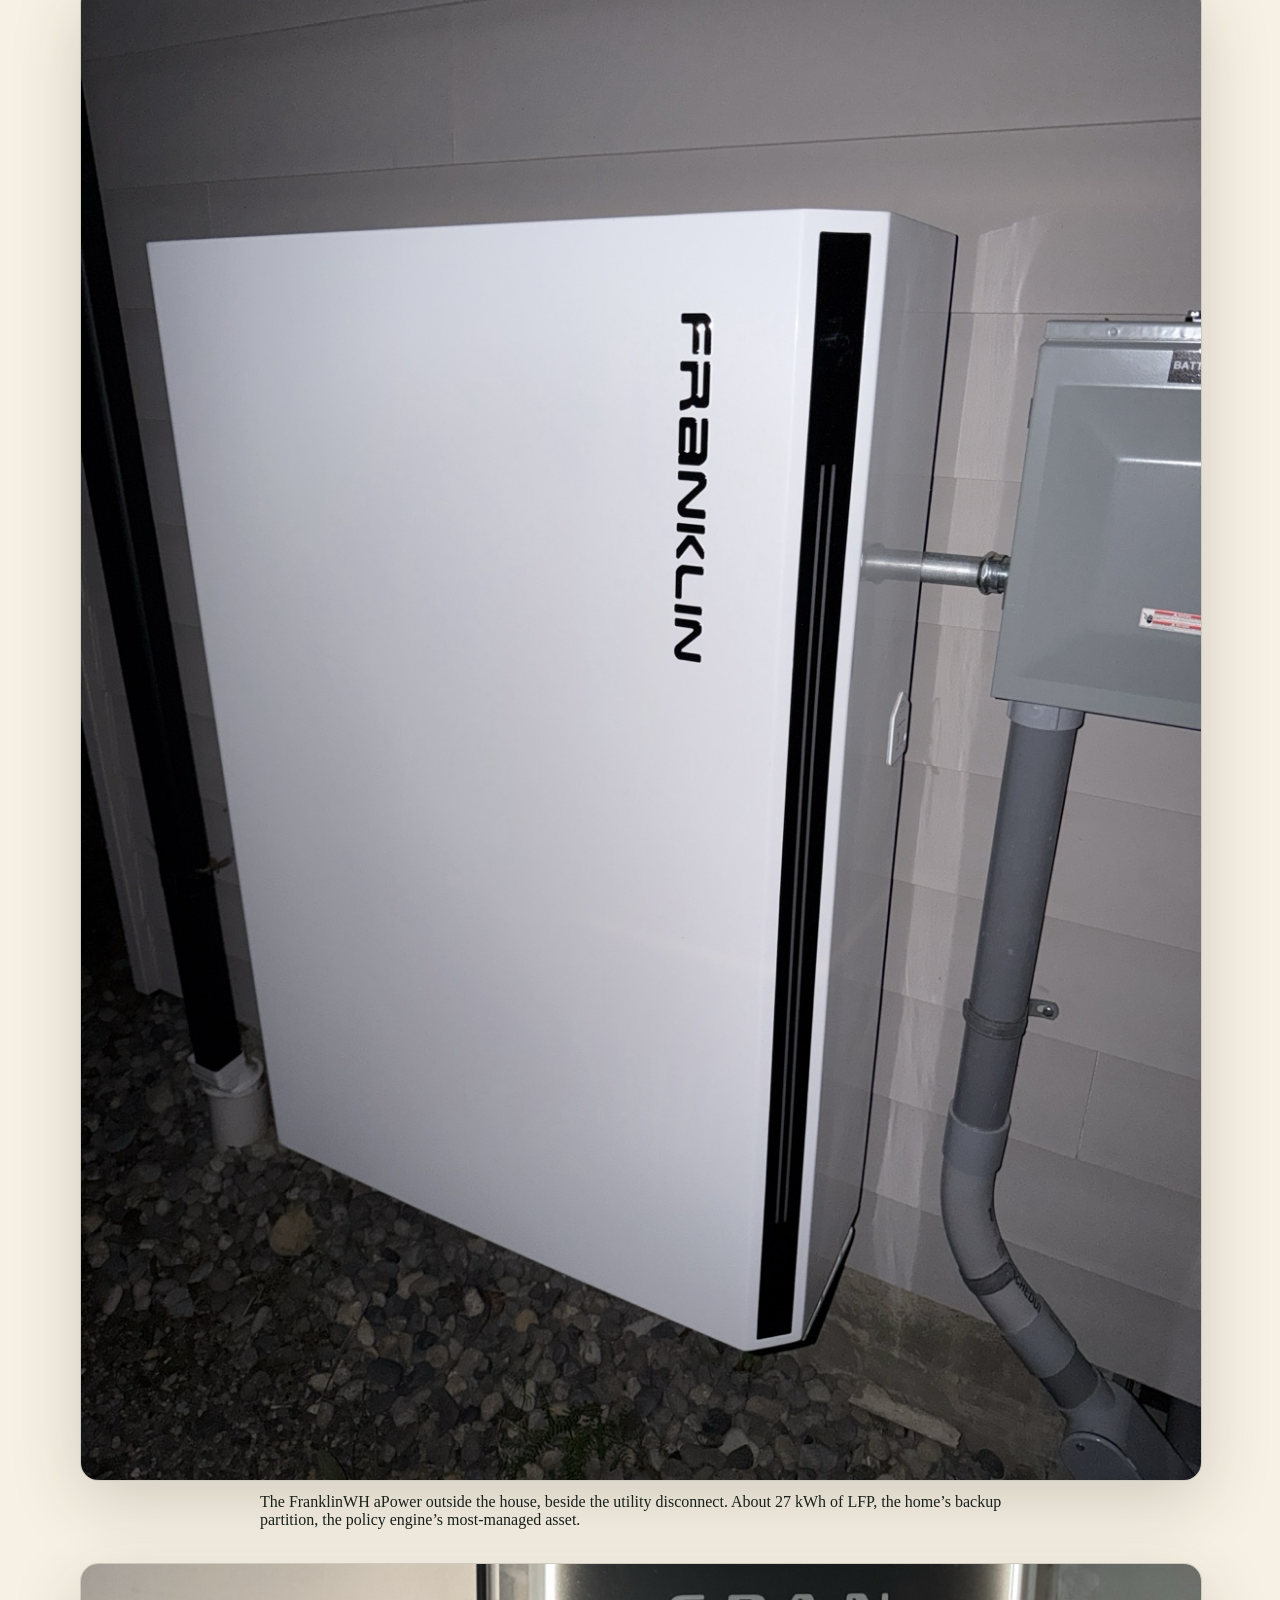
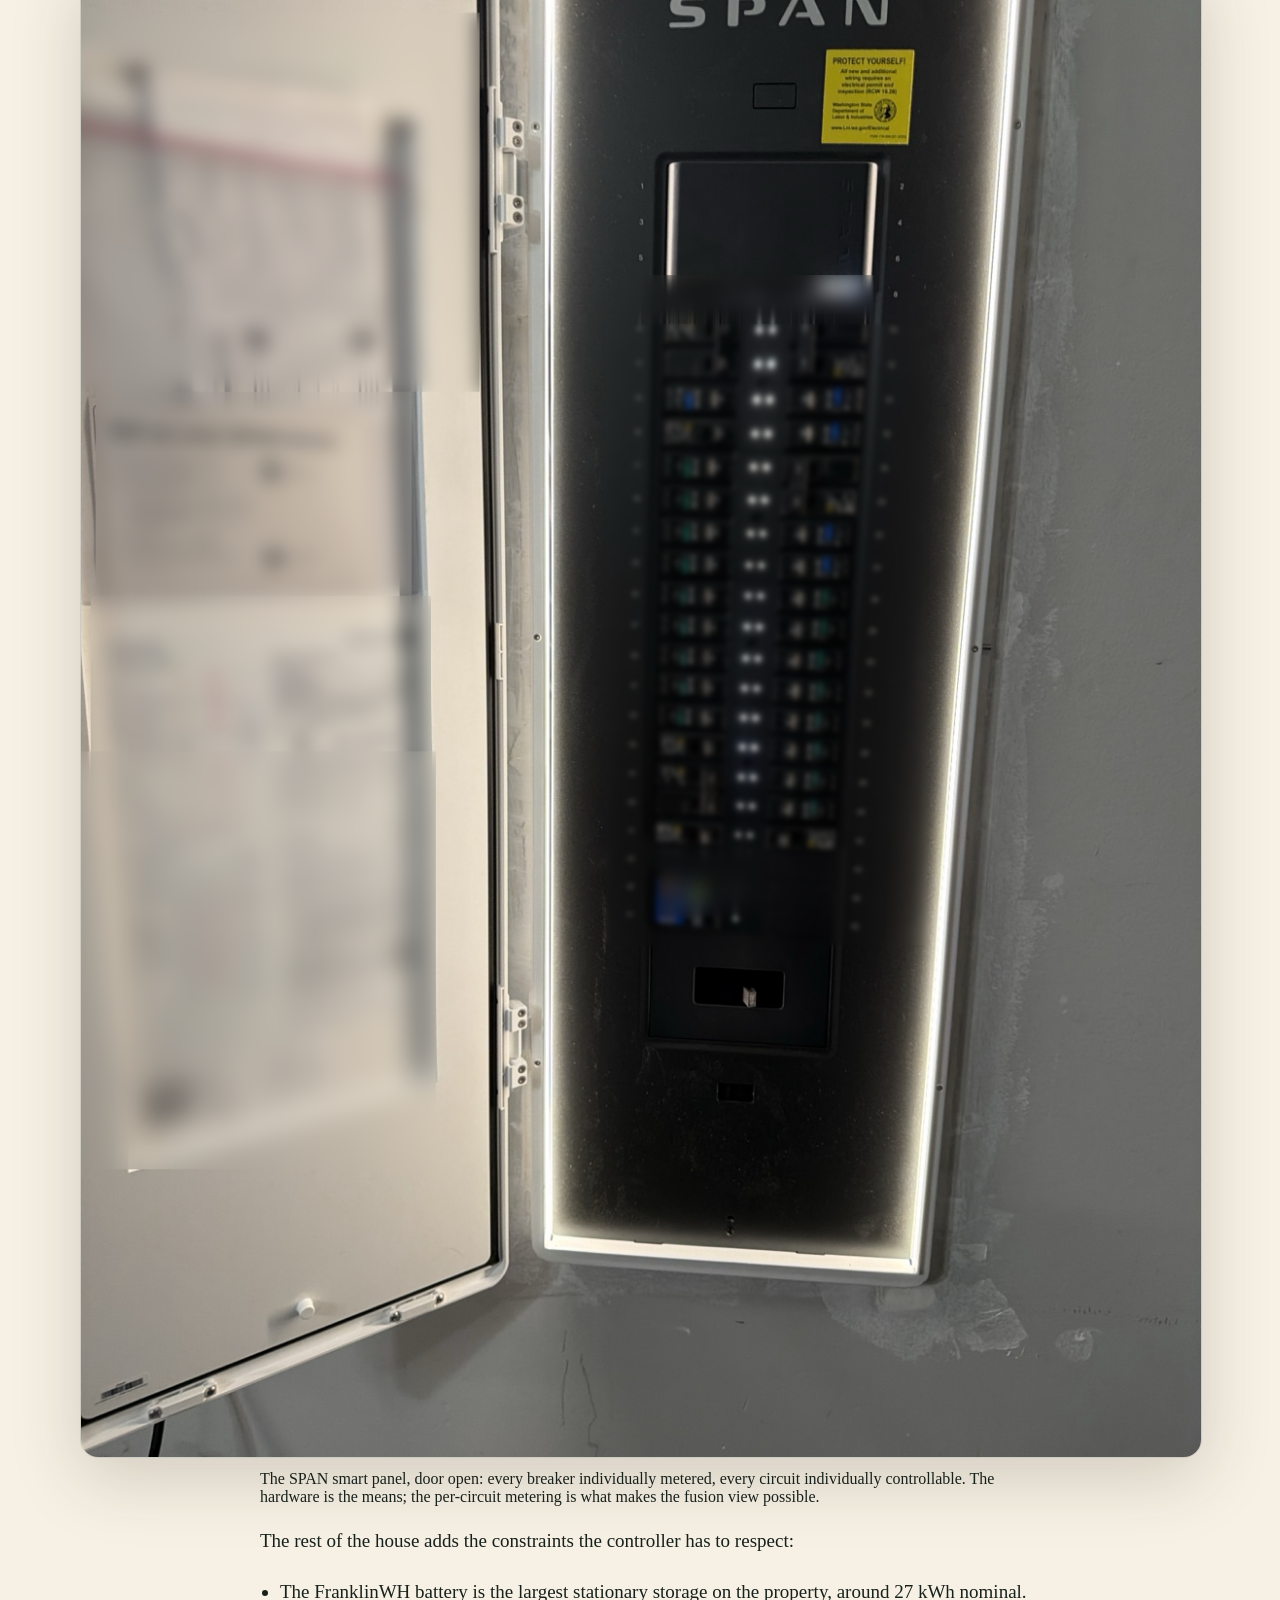
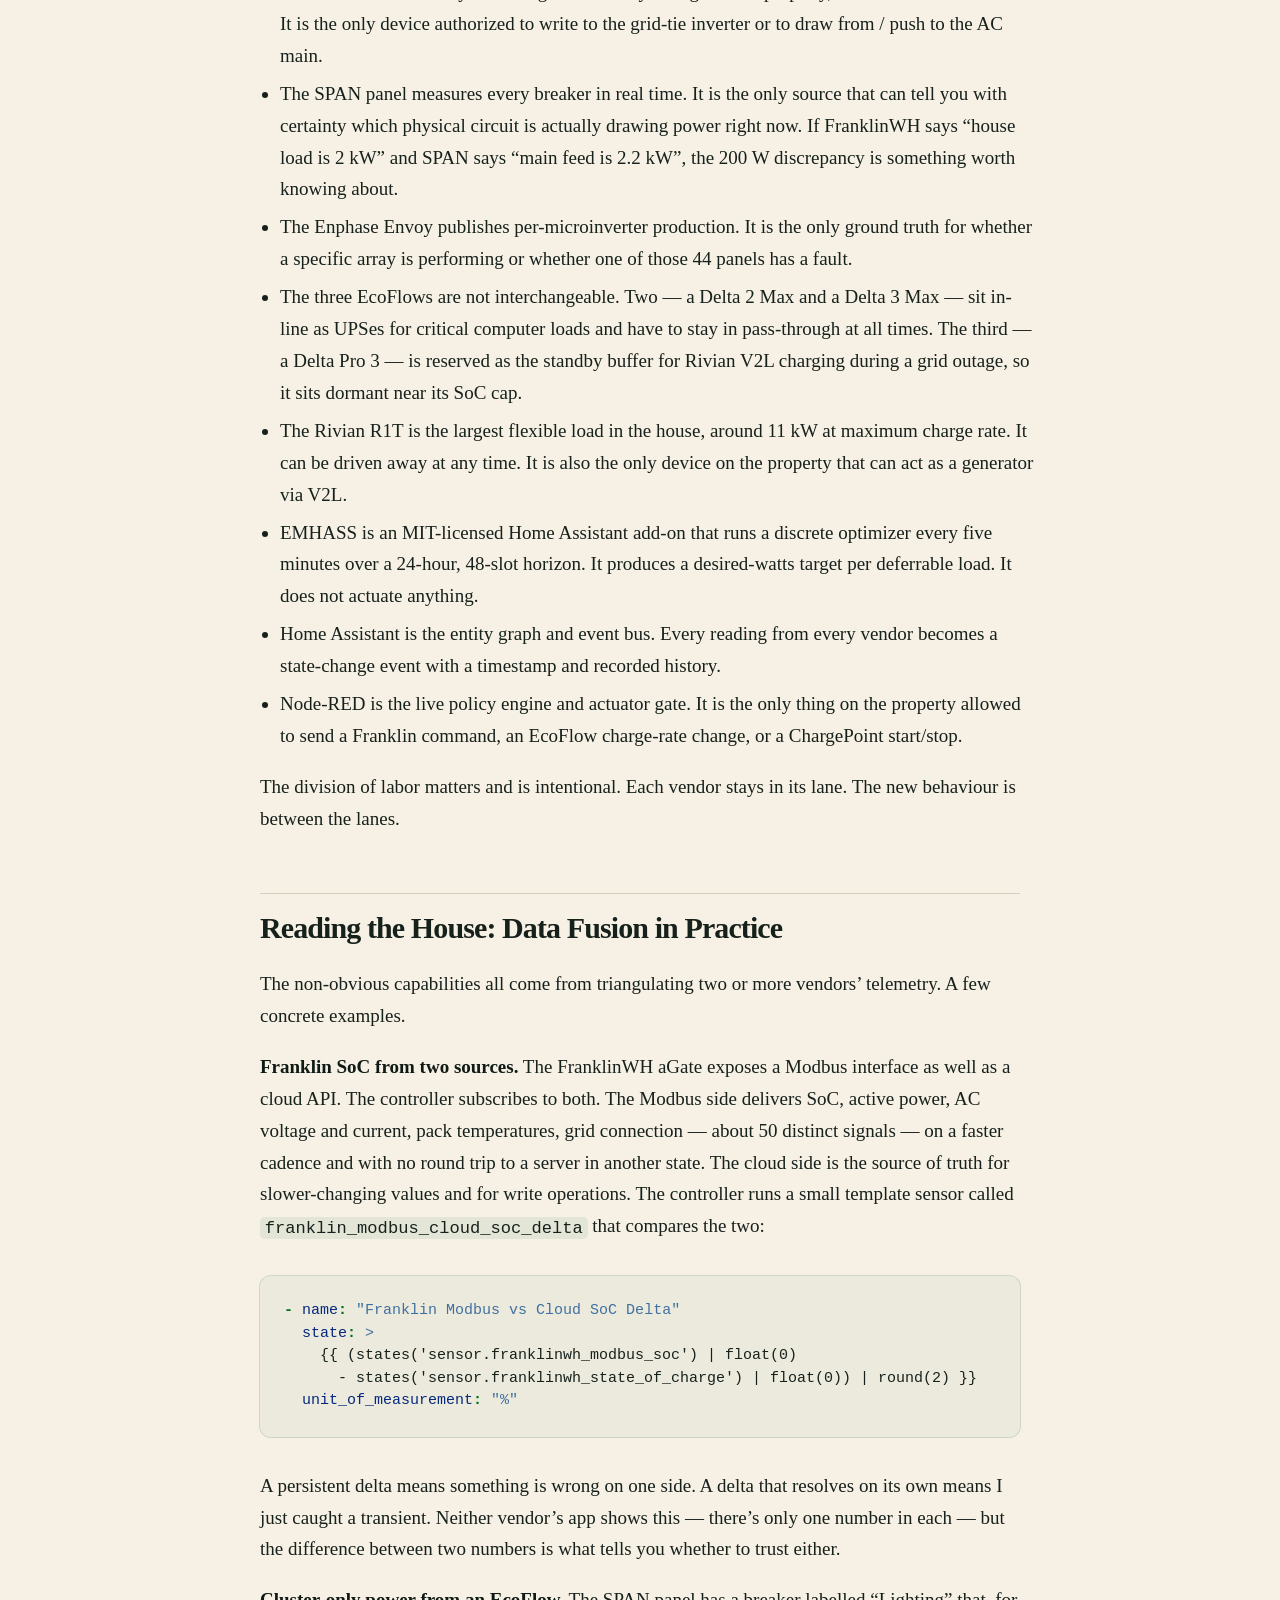
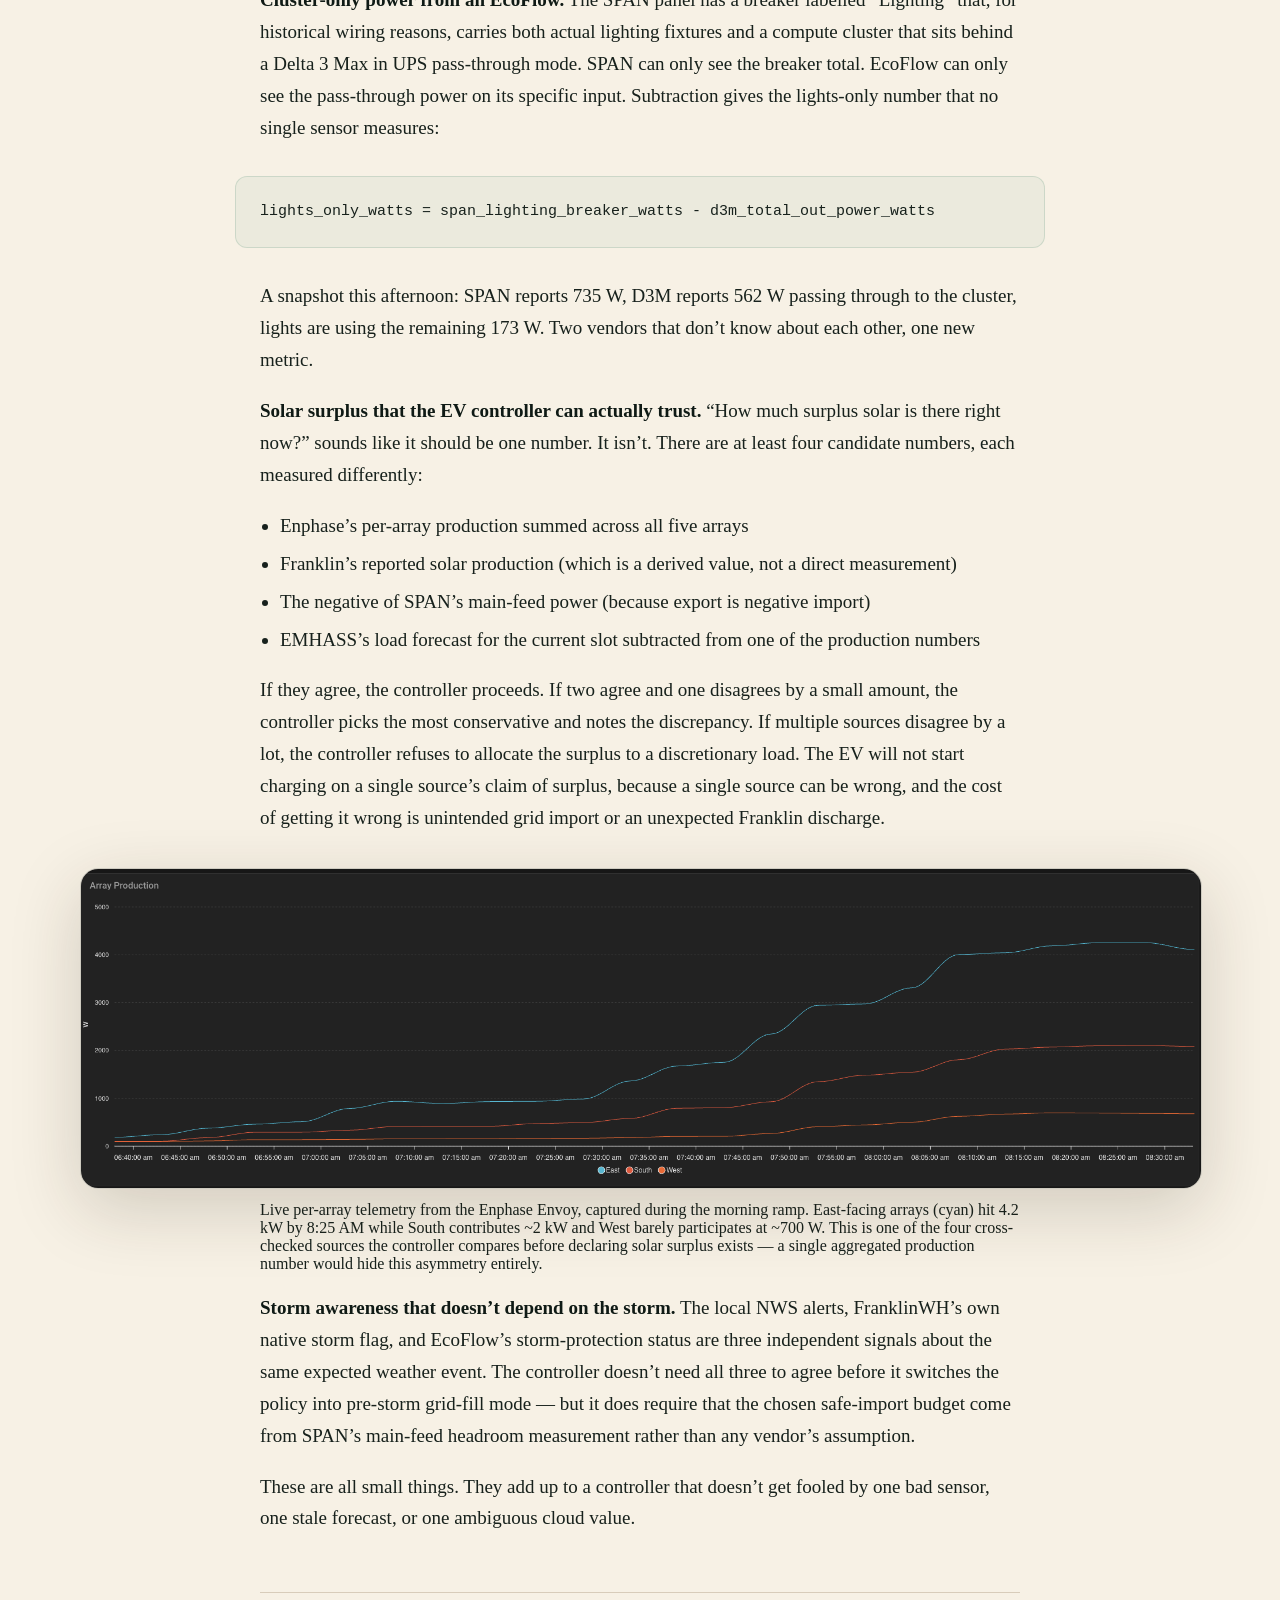
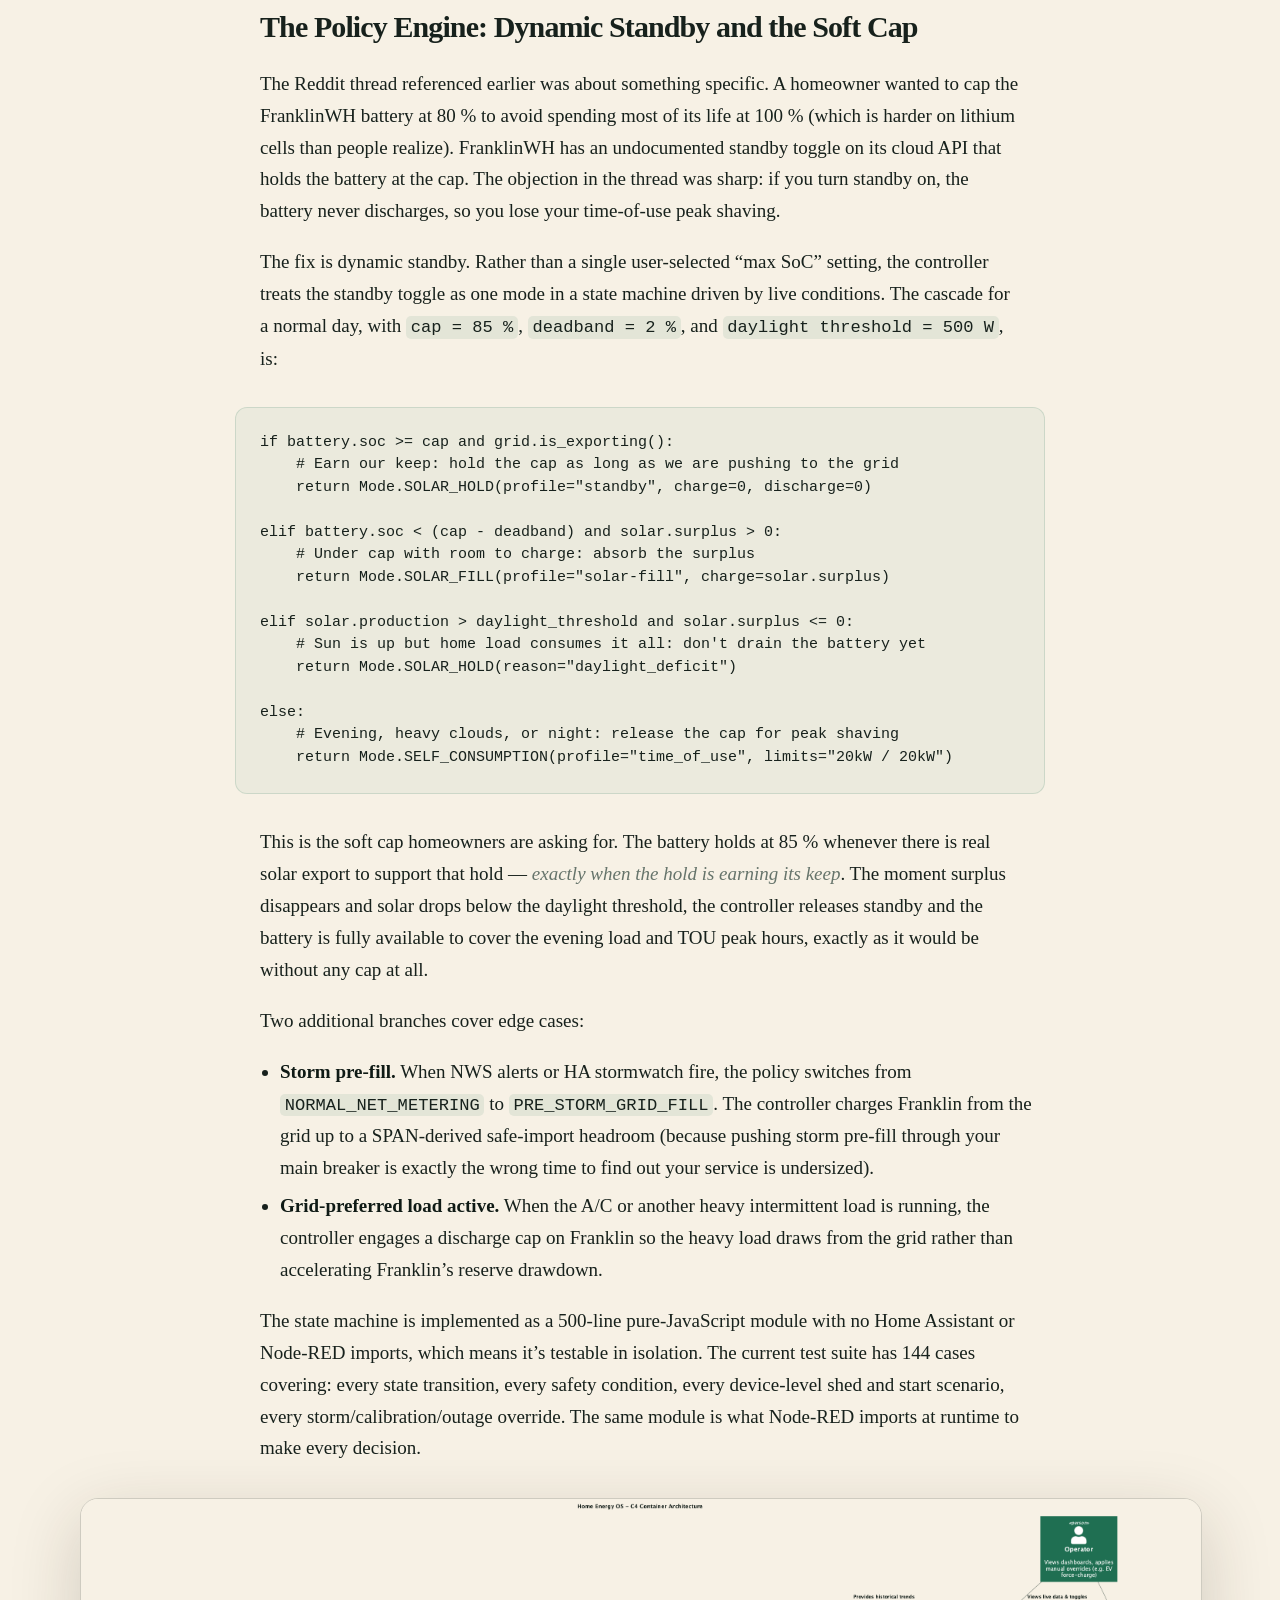
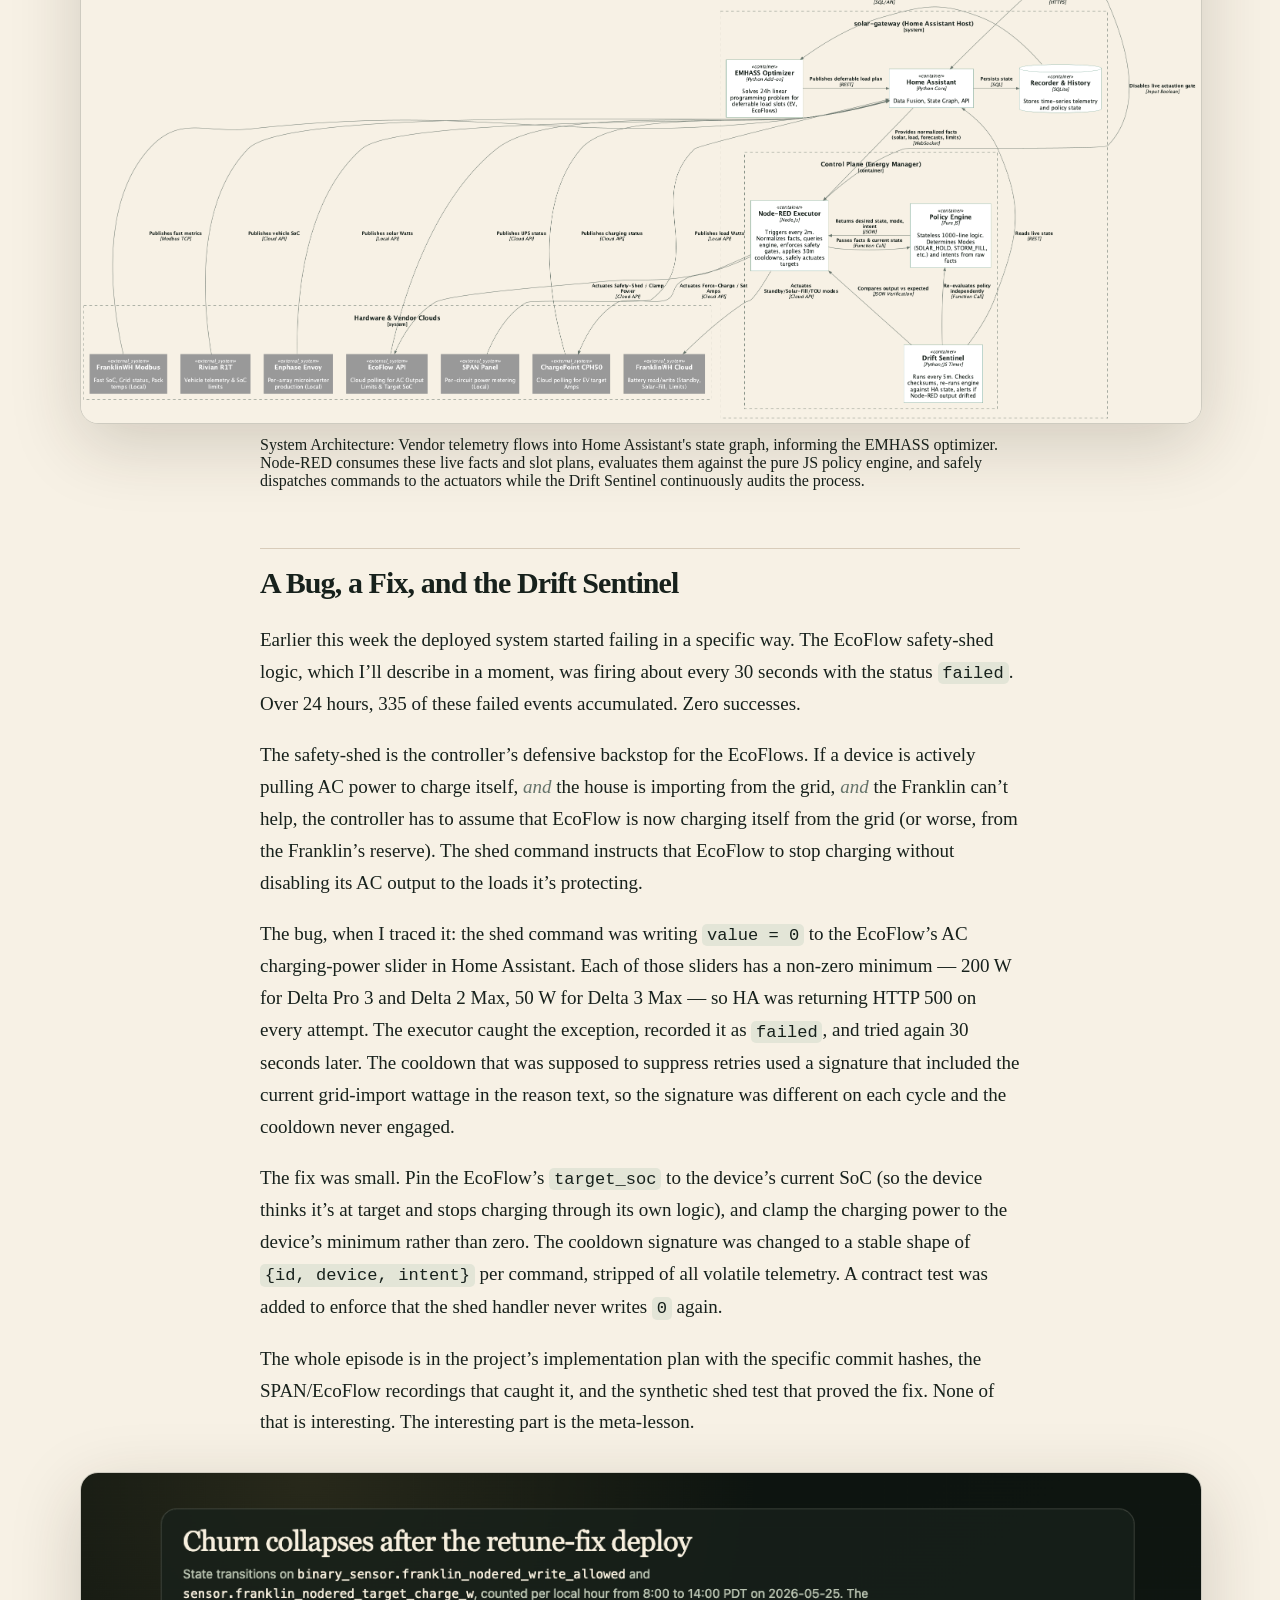
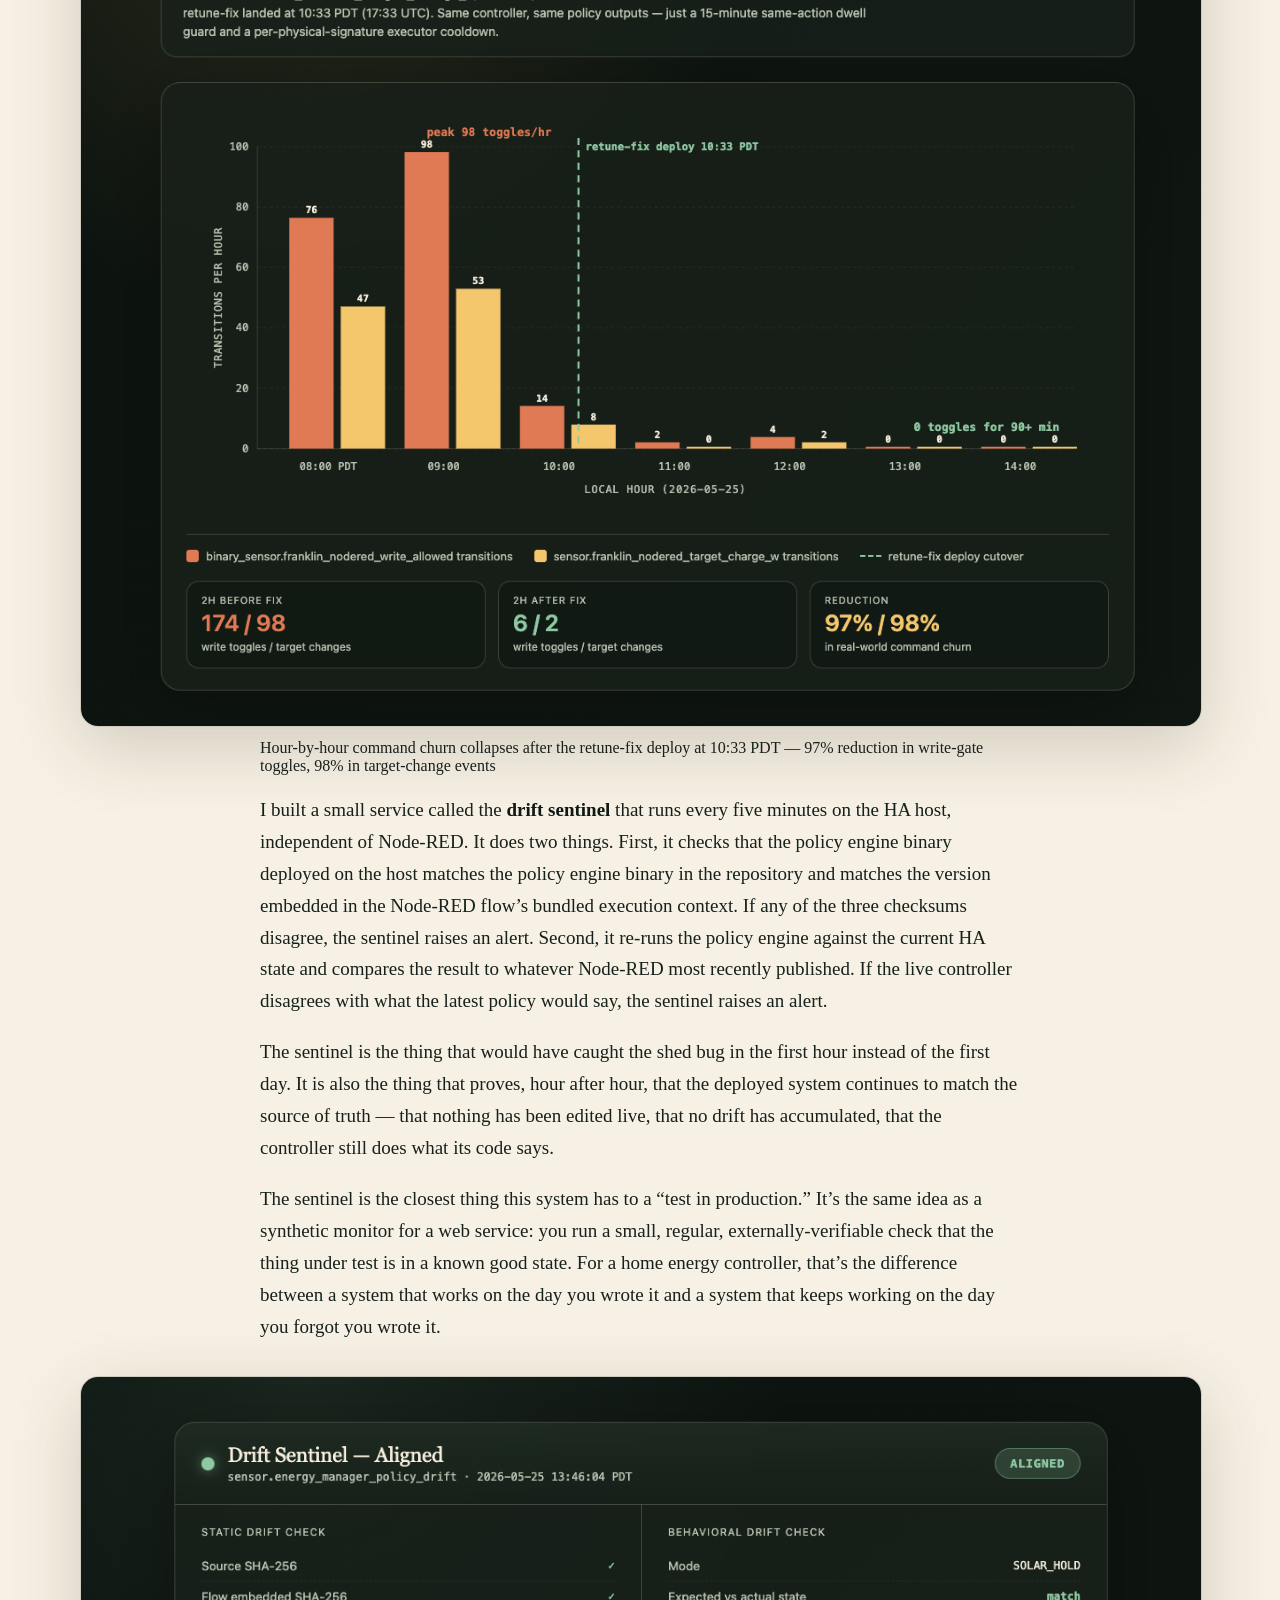
<file: article.html>
<!DOCTYPE html>
<html xmlns="http://www.w3.org/1999/xhtml">
<head>
  <meta charset="utf-8" />
  <meta name="generator" content="pandoc" />
  <meta name="viewport" content="width=device-width, initial-scale=1.0, user-scalable=yes" />
  <title>article</title>
  <style>
    /* Default styles provided by pandoc.
    ** See https://pandoc.org/MANUAL.html#variables-for-html for config info.
    */
    span.smallcaps{font-variant: small-caps;}
    div.columns{display: flex; gap: min(4vw, 1.5em);}
    div.column{flex: auto; overflow-x: auto;}
    div.hanging-indent{margin-left: 1.5em; text-indent: -1.5em;}
    /* The extra [class] is a hack that increases specificity enough to
       override a similar rule in reveal.js */
    ul.task-list[class]{list-style: none;}
    ul.task-list li input[type="checkbox"] {
      font-size: inherit;
      width: 0.8em;
      margin: 0 0.8em 0.2em -1.6em;
      vertical-align: middle;
    }
    .display.math{display: block; text-align: center; margin: 0.5rem auto;}
    /* CSS for syntax highlighting */
    html { -webkit-text-size-adjust: 100%; }
    pre > code.sourceCode { white-space: pre; position: relative; }
    pre > code.sourceCode > span { display: inline-block; line-height: 1.25; }
    pre > code.sourceCode > span:empty { height: 1.2em; }
    .sourceCode { overflow: visible; }
    code.sourceCode > span { color: inherit; text-decoration: inherit; }
    div.sourceCode { margin: 1em 0; }
    pre.sourceCode { margin: 0; }
    @media screen {
    div.sourceCode { overflow: auto; }
    }
    @media print {
    pre > code.sourceCode { white-space: pre-wrap; }
    pre > code.sourceCode > span { text-indent: -5em; padding-left: 5em; }
    }
    pre.numberSource code
      { counter-reset: source-line 0; }
    pre.numberSource code > span
      { position: relative; left: -4em; counter-increment: source-line; }
    pre.numberSource code > span > a:first-child::before
      { content: counter(source-line);
        position: relative; left: -1em; text-align: right; vertical-align: baseline;
        border: none; display: inline-block;
        -webkit-touch-callout: none; -webkit-user-select: none;
        -khtml-user-select: none; -moz-user-select: none;
        -ms-user-select: none; user-select: none;
        padding: 0 4px; width: 4em;
        color: #aaaaaa;
      }
    pre.numberSource { margin-left: 3em; border-left: 1px solid #aaaaaa;  padding-left: 4px; }
    div.sourceCode
      {   }
    @media screen {
    pre > code.sourceCode > span > a:first-child::before { text-decoration: underline; }
    }
    code span.al { color: #ff0000; font-weight: bold; } /* Alert */
    code span.an { color: #60a0b0; font-weight: bold; font-style: italic; } /* Annotation */
    code span.at { color: #7d9029; } /* Attribute */
    code span.bn { color: #40a070; } /* BaseN */
    code span.bu { color: #008000; } /* BuiltIn */
    code span.cf { color: #007020; font-weight: bold; } /* ControlFlow */
    code span.ch { color: #4070a0; } /* Char */
    code span.cn { color: #880000; } /* Constant */
    code span.co { color: #60a0b0; font-style: italic; } /* Comment */
    code span.cv { color: #60a0b0; font-weight: bold; font-style: italic; } /* CommentVar */
    code span.do { color: #ba2121; font-style: italic; } /* Documentation */
    code span.dt { color: #902000; } /* DataType */
    code span.dv { color: #40a070; } /* DecVal */
    code span.er { color: #ff0000; font-weight: bold; } /* Error */
    code span.ex { } /* Extension */
    code span.fl { color: #40a070; } /* Float */
    code span.fu { color: #06287e; } /* Function */
    code span.im { color: #008000; font-weight: bold; } /* Import */
    code span.in { color: #60a0b0; font-weight: bold; font-style: italic; } /* Information */
    code span.kw { color: #007020; font-weight: bold; } /* Keyword */
    code span.op { color: #666666; } /* Operator */
    code span.ot { color: #007020; } /* Other */
    code span.pp { color: #bc7a00; } /* Preprocessor */
    code span.sc { color: #4070a0; } /* SpecialChar */
    code span.ss { color: #bb6688; } /* SpecialString */
    code span.st { color: #4070a0; } /* String */
    code span.va { color: #19177c; } /* Variable */
    code span.vs { color: #4070a0; } /* VerbatimString */
    code span.wa { color: #60a0b0; font-weight: bold; font-style: italic; } /* Warning */
  </style>
  <link rel="stylesheet" href="article.css" />
  <link rel="preconnect" href="https://fonts.googleapis.com">
  <link rel="preconnect" href="https://fonts.gstatic.com" crossorigin>
  <link href="https://fonts.googleapis.com/css2?family=IBM+Plex+Mono:wght@400;500&display=swap" rel="stylesheet">
</head>
<body>
<h1 id="a-practical-home-energy-os-with-home-assistant">A Practical Home
Energy OS with Home Assistant</h1>
<p><em>How five vendors, two batteries, an EV, and a careful policy
engine became one operating system for my house.</em></p>
<figure>
<img src="screenshots/sankey-day-live.png"
alt="Live Sankey from the deployed system: 4.5 kW of solar plus 4 kW of grid feeding an 8.6 kW home load, broken down all the way to individual circuits." />
<figcaption aria-hidden="true">Live Sankey from the deployed system: 4.5 kW of solar plus 4 kW of grid feeding an 8.6 kW home load, broken down all the way to individual circuits. The 1,638 W Lighting breaker splits into 579 W Cluster (the compute cluster's load isolated by EcoFlow pass-through subtraction), 432 W Office UPS, 338 W Hall/Pantry/Den lights, and so on — a per-circuit breakdown no single vendor can produce.</figcaption>
</figure>
<p>There is a moment when a solar installation stops feeling like a set
of appliances and starts feeling like a distributed control system.</p>
<p>The interesting problem is no longer generation or storage alone. It is orchestration across partially trusted, independently operated control planes. For me, that realization came on a quiet afternoon when the house decided to charge the
Rivian.</p>
<p>The battery was full enough. The grid was still exporting. The car
was home, plugged in, and below its target state of charge. The forecast
and the optimizer both agreed it was a good charging window. Node-RED
waited long enough to be sure it wasn’t a passing cloud-edge artifact,
then pressed the ChargePoint start button through an allowlisted Home
Assistant executor. A few seconds later, SPAN showed the EV circuit come
alive.</p>
<p>Charge the car when the sun is out. It sounds trivial. The
interesting part is everything the system refuses to do. It will not
start charging the car if the FranklinWH battery is near reserve. It
will not keep charging if the house starts importing too much from the
grid, or if the battery begins supporting the EV. It will not call
arbitrary Home Assistant services. It will not trust a single
integration when SPAN’s circuit telemetry can verify the physical
result.</p>
<p>This is the story of that system. It is also a small argument: a
working home energy controller cannot be built by a single vendor today,
because the substrate it needs is multi-vendor data fusion that the
vendors themselves have no reason to ship.</p>
<p>Before a single line of code was written, this entire orchestration was defined as a natural language policy document. It is a plain-English contract detailing exactly what the house is permitted to do, and more importantly, what it is forbidden from doing. For example, the policy explicitly dictates the conditions under which the house will act:</p>

<blockquote>
<p><strong>3.1 Normal Solar / Net-Metering Mode</strong><br>
Objective: optimize useful energy value while allowing export.</p>
<p>Rules:<br>
- Do not raise EV or EcoFlow targets just to avoid export.<br>
- Do not treat EcoFlows as dump loads.<br>
- Do not create sustained grid import for discretionary charging.<br>
- Do not allow Franklin to discharge into discretionary charging.<br>
- EMHASS schedules are useful advisory inputs, not the only authority.</p>
</blockquote>

<p>The codebase is simply a strict, testable translation of that document—and the system is built to ensure the code never drifts from the contract.</p>
<h2 id="the-thesis-five-vendors-one-policy">The Thesis: Five Vendors,
One Policy</h2>
<p>The hardware in my house comes from five different companies that do
not coordinate with each other in any meaningful way.</p>
<ul>
<li><strong>FranklinWH</strong> (battery, inverter, transfer switch —
the aGate + aPower stack)</li>
<li><strong>Enphase</strong> (microinverters, per-panel production)</li>
<li><strong>SPAN</strong> (smart panel, circuit-level real-time
metering)</li>
<li><strong>EcoFlow</strong> (three Delta-series batteries used as
critical-load UPSes and a V2L buffer)</li>
<li><strong>EMHASS</strong> (open-source home energy management as a
planner/optimizer)</li>
</ul>
<p>The actuators add two more vendors: a <strong>ChargePoint
CPH50</strong> Level-2 charger and a <strong>Rivian R1T</strong> as the
largest flexible load on the property.</p>
<p>Each vendor publishes its own data through its own integration, in
its own units, on its own cadence, with its own assumptions about what
to do with it. Each vendor’s app and cloud can do interesting things in
isolation. None of them, individually, can do what their combined
telemetry makes possible.</p>
<p>Home Assistant is the substrate that makes the combination possible.
Not because HA is clever — it isn’t, particularly — but because HA is
the place where five independent state graphs become one queryable state
graph, and where a small custom controller can act on the fusion.</p>
<p>The thesis of this writeup is straightforward: <strong>the
interesting capabilities are emergent from the fusion, not present in
any single product</strong>. The Reddit thread that landed in
r/FranklinWH this week makes this concrete. A homeowner asked whether
you could cap the FranklinWH battery at 80% while still discharging
below it during peak hours. The current answer from FranklinWH alone is
“no, not really” — the standby toggle that caps the SoC is too blunt for
time-of-use arbitrage. The fusion answer is “yes, and it’s been running
on my house for weeks.” Same hardware, completely different capability,
because the controller knows things about solar export and grid prices
and forecasts that no single vendor’s app can see.</p>
<figure>
<img src="screenshots/sankey-night-real.png"
alt="The fusion view at 11 PM: 12.8 kW from grid is being absorbed almost entirely by the EV charging session, with the rest split across HVAC, lighting, the office UPS pass-through, and the compute cluster. The same diagram in the daytime would show negative grid flow — solar exporting after covering all loads." />
<figcaption aria-hidden="true">The fusion view at 11 PM: 12.8 kW from
grid is being absorbed almost entirely by the EV charging session, with
the rest split across HVAC, lighting, the office UPS pass-through, and
the compute cluster. The same diagram in the daytime would show negative
grid flow — solar exporting after covering all loads.</figcaption>
</figure>
<h2 id="the-hardware-is-in-service-of-an-idea">The Hardware Is In
Service Of An Idea</h2>
<p>The solar array is large enough that the control problem is worth
solving. 44 Silfab 440 W panels for 19.36 kW DC, behind Enphase IQ8AC
microinverters. It’s not one simple south-facing plane. The roof has
five different production surfaces, and they behave differently at
different times of day:</p>
<table>
<thead>
<tr>
<th>Array</th>
<th>Panels</th>
<th>DC kW</th>
<th>Azimuth</th>
<th>Tilt</th>
</tr>
</thead>
<tbody>
<tr>
<td>South 1</td>
<td>6</td>
<td>2.64</td>
<td>180°</td>
<td>21°</td>
</tr>
<tr>
<td>South 2</td>
<td>7</td>
<td>3.08</td>
<td>180°</td>
<td>21°</td>
</tr>
<tr>
<td>East</td>
<td>17</td>
<td>7.48</td>
<td>90°</td>
<td>21°</td>
</tr>
<tr>
<td>West 1</td>
<td>7</td>
<td>3.08</td>
<td>270°</td>
<td>21°</td>
</tr>
<tr>
<td>West 2</td>
<td>7</td>
<td>3.08</td>
<td>270°</td>
<td>flat</td>
</tr>
</tbody>
</table>
<p>A single forecast curve does not describe this roof well. Morning,
noon, and afternoon behave differently — east in the morning, south at
midday, west arrays carrying the late afternoon — and the flat west
array has its own losses-to-glare profile. The HA forecast model is
split into five matching solar entries, one per array, so the system can
reason about the day as a changing shape instead of just a daily
total.</p>
<figure>
<img src="screenshots/array-production-day.png"
alt="A clean spring day — May 11, 2026, around 121 kWh produced. East arrays (cyan) carry the morning, peaking at 5.7 kW around 11:30 AM; south arrays (salmon) take over through midday at 4.7 kW; west arrays (coral) carry the late afternoon with their own 4.8 kW peak just past 2:30 PM. A single forecast curve would average all three into a fictional bell. Per-array forecasting is what lets the policy engine reason about morning versus afternoon surplus as distinct phenomena, not points on the same line." />
<figcaption aria-hidden="true">A clean spring day — May 11, 2026, around
121 kWh produced. East arrays (cyan) carry the morning, peaking at 5.7
kW around 11:30 AM; south arrays (salmon) take over through midday at
4.7 kW; west arrays (coral) carry the late afternoon with their own 4.8
kW peak just past 2:30 PM. A single forecast curve would average all
three into a fictional bell. Per-array forecasting is what lets the
policy engine reason about morning versus afternoon surplus as distinct
phenomena, not points on the same line.</figcaption>
</figure>
<figure>
<img src="screenshots/franklin-apower-outside.png"
alt="The FranklinWH aPower outside the house, beside the utility disconnect. About 27 kWh of LFP, the home’s backup partition, the policy engine’s most-managed asset." />
<figcaption aria-hidden="true">The FranklinWH aPower outside the house,
beside the utility disconnect. About 27 kWh of LFP, the home’s backup
partition, the policy engine’s most-managed asset.</figcaption>
</figure>
<figure>
<img src="screenshots/span-panel-open.png"
alt="The SPAN smart panel, door open: every breaker individually metered, every circuit individually controllable. The hardware is the means; the per-circuit metering is what makes the fusion view possible." />
<figcaption aria-hidden="true">The SPAN smart panel, door open: every
breaker individually metered, every circuit individually controllable.
The hardware is the means; the per-circuit metering is what makes the
fusion view possible.</figcaption>
</figure>
<p>The rest of the house adds the constraints the controller has to
respect:</p>
<ul>
<li>The FranklinWH battery is the largest stationary storage on the
property, around 27 kWh nominal. It is the only device authorized to
write to the grid-tie inverter or to draw from / push to the AC
main.</li>
<li>The SPAN panel measures every breaker in real time. It is the only
source that can tell you with certainty which physical circuit is
actually drawing power right now. If FranklinWH says “house load is 2
kW” and SPAN says “main feed is 2.2 kW”, the 200 W discrepancy is
something worth knowing about.</li>
<li>The Enphase Envoy publishes per-microinverter production. It is the
only ground truth for whether a specific array is performing or whether
one of those 44 panels has a fault.</li>
<li>The three EcoFlows are not interchangeable. Two — a Delta 2 Max and
a Delta 3 Max — sit in-line as UPSes for critical computer loads and
have to stay in pass-through at all times. The third — a Delta Pro 3 —
is reserved as the standby buffer for Rivian V2L charging during a grid
outage, so it sits dormant near its SoC cap.</li>
<li>The Rivian R1T is the largest flexible load in the house, around 11
kW at maximum charge rate. It can be driven away at any time. It is also
the only device on the property that can act as a generator via
V2L.</li>
<li>EMHASS is an MIT-licensed Home Assistant add-on that runs a discrete
optimizer every five minutes over a 24-hour, 48-slot horizon. It
produces a desired-watts target per deferrable load. It does not actuate
anything.</li>
<li>Home Assistant is the entity graph and event bus. Every reading from
every vendor becomes a state-change event with a timestamp and recorded
history.</li>
<li>Node-RED is the live policy engine and actuator gate. It is the only
thing on the property allowed to send a Franklin command, an EcoFlow
charge-rate change, or a ChargePoint start/stop.</li>
</ul>
<p>The division of labor matters and is intentional. Each vendor stays
in its lane. The new behaviour is between the lanes.</p>
<h2 id="reading-the-house-data-fusion-in-practice">Reading the House:
Data Fusion in Practice</h2>
<p>The non-obvious capabilities all come from triangulating two or more
vendors’ telemetry. A few concrete examples.</p>
<p><strong>Franklin SoC from two sources.</strong> The FranklinWH aGate
exposes a Modbus interface as well as a cloud API. The controller
subscribes to both. The Modbus side delivers SoC, active power, AC
voltage and current, pack temperatures, grid connection — about 50
distinct signals — on a faster cadence and with no round trip to a
server in another state. The cloud side is the source of truth for
slower-changing values and for write operations. The controller runs a
small template sensor called
<code>franklin_modbus_cloud_soc_delta</code> that compares the two:</p>
<div class="sourceCode" id="cb1"><pre
class="sourceCode yaml"><code class="sourceCode yaml"><span id="cb1-1"><a href="#cb1-1" aria-hidden="true" tabindex="-1"></a><span class="kw">-</span><span class="at"> </span><span class="fu">name</span><span class="kw">:</span><span class="at"> </span><span class="st">&quot;Franklin Modbus vs Cloud SoC Delta&quot;</span></span>
<span id="cb1-2"><a href="#cb1-2" aria-hidden="true" tabindex="-1"></a><span class="fu">  state</span><span class="kw">: </span><span class="ch">&gt;</span></span>
<span id="cb1-3"><a href="#cb1-3" aria-hidden="true" tabindex="-1"></a>    {{ (states(&#39;sensor.franklinwh_modbus_soc&#39;) | float(0)</span>
<span id="cb1-4"><a href="#cb1-4" aria-hidden="true" tabindex="-1"></a>      - states(&#39;sensor.franklinwh_state_of_charge&#39;) | float(0)) | round(2) }}</span>
<span id="cb1-5"><a href="#cb1-5" aria-hidden="true" tabindex="-1"></a><span class="at">  </span><span class="fu">unit_of_measurement</span><span class="kw">:</span><span class="at"> </span><span class="st">&quot;%&quot;</span></span></code></pre></div>
<p>A persistent delta means something is wrong on one side. A delta that
resolves on its own means I just caught a transient. Neither vendor’s
app shows this — there’s only one number in each — but the difference
between two numbers is what tells you whether to trust either.</p>
<p><strong>Cluster-only power from an EcoFlow.</strong> The SPAN panel
has a breaker labelled “Lighting” that, for historical wiring reasons,
carries both actual lighting fixtures and a compute cluster that sits
behind a Delta 3 Max in UPS pass-through mode. SPAN can only see the
breaker total. EcoFlow can only see the pass-through power on its
specific input. Subtraction gives the lights-only number that no single
sensor measures:</p>
<pre><code>lights_only_watts = span_lighting_breaker_watts - d3m_total_out_power_watts</code></pre>
<p>A snapshot this afternoon: SPAN reports 735 W, D3M reports 562 W
passing through to the cluster, lights are using the remaining 173 W.
Two vendors that don’t know about each other, one new metric.</p>
<p><strong>Solar surplus that the EV controller can actually
trust.</strong> “How much surplus solar is there right now?” sounds like
it should be one number. It isn’t. There are at least four candidate
numbers, each measured differently:</p>
<ul>
<li>Enphase’s per-array production summed across all five arrays</li>
<li>Franklin’s reported solar production (which is a derived value, not
a direct measurement)</li>
<li>The negative of SPAN’s main-feed power (because export is negative
import)</li>
<li>EMHASS’s load forecast for the current slot subtracted from one of
the production numbers</li>
</ul>
<p>If they agree, the controller proceeds. If two agree and one
disagrees by a small amount, the controller picks the most conservative
and notes the discrepancy. If multiple sources disagree by a lot, the
controller refuses to allocate the surplus to a discretionary load. The
EV will not start charging on a single source’s claim of surplus,
because a single source can be wrong, and the cost of getting it wrong
is unintended grid import or an unexpected Franklin discharge.</p>
<figure>
<img src="screenshots/array-production-morning.png"
alt="Live per-array telemetry from the Enphase Envoy, captured during the morning ramp. East-facing arrays (cyan) hit 4.2 kW by 8:25 AM while South contributes ~2 kW and West barely participates at ~700 W." />
<figcaption aria-hidden="true">Live per-array telemetry from the Enphase Envoy, captured during the morning ramp. East-facing arrays (cyan) hit 4.2 kW by 8:25 AM while South contributes ~2 kW and West barely participates at ~700 W. This is one of the four cross-checked sources the controller compares before declaring solar surplus exists — a single aggregated production number would hide this asymmetry entirely.</figcaption>
</figure>
<p><strong>Storm awareness that doesn’t depend on the storm.</strong>
The local NWS alerts, FranklinWH’s own native storm flag, and EcoFlow’s
storm-protection status are three independent signals about the same
expected weather event. The controller doesn’t need all three to agree
before it switches the policy into pre-storm grid-fill mode — but it
does require that the chosen safe-import budget come from SPAN’s
main-feed headroom measurement rather than any vendor’s assumption.</p>
<p>These are all small things. They add up to a controller that doesn’t
get fooled by one bad sensor, one stale forecast, or one ambiguous cloud
value.</p>
<h2 id="the-policy-engine-dynamic-standby-and-the-soft-cap">The Policy
Engine: Dynamic Standby and the Soft Cap</h2>
<p>The Reddit thread referenced earlier was about something specific. A
homeowner wanted to cap the FranklinWH battery at 80 % to avoid spending
most of its life at 100 % (which is harder on lithium cells than people
realize). FranklinWH has an undocumented standby toggle on its cloud API
that holds the battery at the cap. The objection in the thread was
sharp: if you turn standby on, the battery never discharges, so you lose
your time-of-use peak shaving.</p>
<p>The fix is dynamic standby. Rather than a single user-selected “max
SoC” setting, the controller treats the standby toggle as one mode in a
state machine driven by live conditions. The cascade for a normal day,
with <code>cap = 85 %</code>, <code>deadband = 2 %</code>, and
<code>daylight threshold = 500 W</code>, is:</p>
<pre><code>if battery.soc &gt;= cap and grid.is_exporting():
    # Earn our keep: hold the cap as long as we are pushing to the grid
    return Mode.SOLAR_HOLD(profile="standby", charge=0, discharge=0)

elif battery.soc &lt; (cap - deadband) and solar.surplus &gt; 0:
    # Under cap with room to charge: absorb the surplus
    return Mode.SOLAR_FILL(profile="solar-fill", charge=solar.surplus)

elif solar.production &gt; daylight_threshold and solar.surplus &lt;= 0:
    # Sun is up but home load consumes it all: don't drain the battery yet
    return Mode.SOLAR_HOLD(reason="daylight_deficit")

else:
    # Evening, heavy clouds, or night: release the cap for peak shaving
    return Mode.SELF_CONSUMPTION(profile="time_of_use", limits="20kW / 20kW")</code></pre>
<p>This is the soft cap homeowners are asking for. The battery holds at
85 % whenever there is real solar export to support that hold —
<em>exactly when the hold is earning its keep</em>. The moment surplus
disappears and solar drops below the daylight threshold, the controller
releases standby and the battery is fully available to cover the evening
load and TOU peak hours, exactly as it would be without any cap at
all.</p>
<p>Two additional branches cover edge cases:</p>
<ul>
<li><strong>Storm pre-fill.</strong> When NWS alerts or HA stormwatch
fire, the policy switches from <code>NORMAL_NET_METERING</code> to
<code>PRE_STORM_GRID_FILL</code>. The controller charges Franklin from
the grid up to a SPAN-derived safe-import headroom (because pushing
storm pre-fill through your main breaker is exactly the wrong time to
find out your service is undersized).</li>
<li><strong>Grid-preferred load active.</strong> When the A/C or another
heavy intermittent load is running, the controller engages a discharge
cap on Franklin so the heavy load draws from the grid rather than
accelerating Franklin’s reserve drawdown.</li>
</ul>
<p>The state machine is implemented as a 500-line pure-JavaScript module
with no Home Assistant or Node-RED imports, which means it’s testable in
isolation. The current test suite has 144 cases covering: every state
transition, every safety condition, every device-level shed and start
scenario, every storm/calibration/outage override. The same module is
what Node-RED imports at runtime to make every decision.</p>
<figure>
<a href="screenshots/system-architecture-light.svg" target="_blank" class="diagram-lightbox" title="Click to view high-resolution SVG">
<img src="screenshots/system-architecture-light.png"
alt="System Architecture: Vendor telemetry flows into Home Assistant's state graph, informing the EMHASS optimizer. Node-RED consumes these live facts and slot plans, evaluates them against the pure JS policy engine, and safely dispatches commands to the actuators while the Drift Sentinel continuously audits the process." />
</a>
<figcaption aria-hidden="true">System Architecture: Vendor telemetry flows into Home Assistant's state graph, informing the EMHASS optimizer. Node-RED consumes these live facts and slot plans, evaluates them against the pure JS policy engine, and safely dispatches commands to the actuators while the Drift Sentinel continuously audits the process.</figcaption>
</figure>
<h2 id="a-bug-a-fix-and-the-drift-sentinel">A Bug, a Fix, and the Drift
Sentinel</h2>
<p>Earlier this week the deployed system started failing in a specific
way. The EcoFlow safety-shed logic, which I’ll describe in a moment, was
firing about every 30 seconds with the status <code>failed</code>. Over
24 hours, 335 of these failed events accumulated. Zero successes.</p>
<p>The safety-shed is the controller’s defensive backstop for the
EcoFlows. If a device is actively pulling AC power to charge itself,
<em>and</em> the house is importing from the grid, <em>and</em> the
Franklin can’t help, the controller has to assume that EcoFlow is now
charging itself from the grid (or worse, from the Franklin’s reserve).
The shed command instructs that EcoFlow to stop charging without
disabling its AC output to the loads it’s protecting.</p>
<p>The bug, when I traced it: the shed command was writing
<code>value = 0</code> to the EcoFlow’s AC charging-power slider in Home
Assistant. Each of those sliders has a non-zero minimum — 200 W for
Delta Pro 3 and Delta 2 Max, 50 W for Delta 3 Max — so HA was returning
HTTP 500 on every attempt. The executor caught the exception, recorded
it as <code>failed</code>, and tried again 30 seconds later. The
cooldown that was supposed to suppress retries used a signature that
included the current grid-import wattage in the reason text, so the
signature was different on each cycle and the cooldown never
engaged.</p>
<p>The fix was small. Pin the EcoFlow’s <code>target_soc</code> to the
device’s current SoC (so the device thinks it’s at target and stops
charging through its own logic), and clamp the charging power to the
device’s minimum rather than zero. The cooldown signature was changed to
a stable shape of <code>{id, device, intent}</code> per command,
stripped of all volatile telemetry. A contract test was added to enforce
that the shed handler never writes <code>0</code> again.</p>
<p>The whole episode is in the project’s implementation plan with the
specific commit hashes, the SPAN/EcoFlow recordings that caught it, and
the synthetic shed test that proved the fix. None of that is
interesting. The interesting part is the meta-lesson.</p>
<figure>
<img src="screenshots/churn-reduction-chart.png"
alt="Hour-by-hour command churn collapses after the retune-fix deploy at 10:33 PDT — 97% reduction in write-gate toggles, 98% in target-change events" />
<figcaption aria-hidden="true">Hour-by-hour command churn collapses
after the retune-fix deploy at 10:33 PDT — 97% reduction in write-gate
toggles, 98% in target-change events</figcaption>
</figure>
<p>I built a small service called the <strong>drift sentinel</strong>
that runs every five minutes on the HA host, independent of Node-RED. It
does two things. First, it checks that the policy engine binary deployed
on the host matches the policy engine binary in the repository and
matches the version embedded in the Node-RED flow’s bundled execution
context. If any of the three checksums disagree, the sentinel raises an
alert. Second, it re-runs the policy engine against the current HA state
and compares the result to whatever Node-RED most recently published. If
the live controller disagrees with what the latest policy would say, the
sentinel raises an alert.</p>
<p>The sentinel is the thing that would have caught the shed bug in the
first hour instead of the first day. It is also the thing that proves,
hour after hour, that the deployed system continues to match the source
of truth — that nothing has been edited live, that no drift has
accumulated, that the controller still does what its code says.</p>
<p>The sentinel is the closest thing this system has to a “test in
production.” It’s the same idea as a synthetic monitor for a web
service: you run a small, regular, externally-verifiable check that the
thing under test is in a known good state. For a home energy controller,
that’s the difference between a system that works on the day you wrote
it and a system that keeps working on the day you forgot you wrote
it.</p>
<figure>
<img src="screenshots/drift-sentinel-card.png"
alt="Drift sentinel reporting aligned: three independent checksums agree, behavioral re-execution matches what Node-RED published, no writes from the sentinel itself" />
<figcaption aria-hidden="true">Drift sentinel reporting aligned: three
independent checksums agree, behavioral re-execution matches what
Node-RED published, no writes from the sentinel itself</figcaption>
</figure>
<h2 id="refusing-to-do-things">Refusing to Do Things</h2>
<p>The most important behaviours of this controller are the ones that
produce no commands at all.</p>
<p>In a typical 24-hour cycle the system emits two or three Franklin
command bursts and zero EcoFlow or ChargePoint commands. That is not
because nothing is happening. It’s because the controller is busy
refusing to do almost everything it considers.</p>
<p>Some of the refusals are explicit:</p>
<ul>
<li>The EcoFlows’ AC output cannot be disabled by any controller action,
because two of them are UPSes for critical computer loads. There is a
contract test that fails the build if anyone adds a
<code>switch.delta_*_ac_enabled</code> write to the executor.</li>
<li>The Delta Pro 3 is the Rivian-V2L buffer and is not allowed to be
opportunistically charged by the normal energy manager. Charging it
requires an explicit “v2l_bridge_topup” or “calibration_topup” intent
that the policy engine has to emit on purpose.</li>
<li>The Rivian’s vehicle-side charge limit can never be set by the
controller. The policy can recommend it. The dashboard can notify the
user. The controller will not call any HA service that touches the
Rivian directly. If a storm comes through and the EV needs to be at 100
%, the user does that themselves.</li>
<li>Live write actions on Franklin require both a “live enabled” boolean
to be on <em>and</em> a write-allowed gate per command to be set by the
safety logic. Either gate being off means no command is sent, regardless
of what the policy thinks should happen.</li>
</ul>
<p>Some of the refusals are temporal:</p>
<ul>
<li>After any Franklin command, a 15-minute same-action dwell prevents
the controller from chasing small changes. A solar surplus that drops
from 2,000 W to 1,500 W is not worth sending Franklin a new charge-limit
command for. A drop from 2,000 W to 0 W is.</li>
<li>After any successful executor write, a per-physical-signature
cooldown prevents the same command from being re-sent. The 30-minute
EcoFlow cooldown is what kept the safety-shed loop from melting down the
integration before the bug fix landed.</li>
</ul>
<p>Some of the refusals come from cross-source disagreement:</p>
<ul>
<li>Solar surplus has to be visible in at least two of {Enphase
production, negative SPAN main-feed power, Franklin’s reported export}
before the EV is allowed to begin charging. If only one source claims
surplus, the others probably know something the first one doesn’t.</li>
<li>Storm mode is engaged on the <em>union</em> of NWS alerts,
FranklinWH native storm flag, and HA stormwatch, but the storm-fill
budget itself is gated on a <em>separate</em> SPAN-derived safe-import
headroom. The signals can disagree about whether a storm is coming; they
cannot disagree about how much current the service drop can carry.</li>
</ul>
<p>The point of all these refusals is that doing nothing is the default.
Acting requires evidence. Acting <em>automatically</em>, against
actuators that touch hardware, requires either redundant evidence or
explicit human override.</p>
<p>This is the part the FranklinWH product team is going to have the
hardest time reproducing inside their own app, by the way. A safe home
energy controller doesn’t look like a feature list. It looks like a long
list of conditions under which the feature deliberately does not
run.</p>
<h2 id="what-i-would-build-next">What I Would Build Next</h2>
<p>The version of the system described here works. It has been live for
several days under real conditions, it has caught one real bug and
recovered from it cleanly, and the drift sentinel has stayed aligned
across multiple code deploys. The road from here is not particularly
long.</p>
<p>Three pieces are queued in my project tracker as backlog items:</p>
<ul>
<li><strong>A 15-minute EMHASS optimizer step.</strong> Today EMHASS
plans in 30-minute slots, which is fine for the Rivian’s three-hour
median session but loses some accuracy for the EcoFlows. Halving the
slot length should give better surplus matching at the cost of more
optimizer iterations.</li>
<li><strong>A first-class Rivian V2L bridge mode.</strong> Today the
system has a <code>standby_bridge</code> device role baked into the
EcoFlow executor, but the path from “Rivian plugged into Delta Pro 3
during a grid outage” to “Delta Pro 3 is allowed to AC-charge despite
gridConnected = false” is still partially manual. The acceptance
criteria are written; the implementation will land before the next storm
season.</li>
<li><strong>The compute cluster as a load-forecast feature.</strong>
EMHASS’s load forecast is currently a one-dimensional curve. The Delta 3
Max pass-through power is a cluster-only meter that has its own daily
and weekly pattern (GPU jobs, builds, idle nights). Promoting it into a
separate forecast feature should give the optimizer better predictions
about evening surplus availability.</li>
</ul>
<p>Three larger questions remain, and I’d actively welcome
correspondence about them.</p>
<p>The first is <strong>policy under explicit time-of-use
rates</strong>, not net metering. Today my policy assumes export is
always valid and grid is a seasonal battery. If my utility migrates me
to a true TOU rate plan with peak / off-peak / super-off-peak buckets,
the policy needs to learn explicit peak avoidance and off-peak charging.
The architecture supports it; the policy doesn’t have the branches
yet.</p>
<p>The second is <strong>HVAC as a deferrable load.</strong> EMHASS can
model thermal loads, but the comfort / equipment-protection / occupancy
constraints make it a much riskier addition than EV or battery charging.
I have a feasibility ticket open and explicitly deferred until the rest
of the system has accumulated more soak time.</p>
<p>The third is the harder one: <strong>what happens when the vendors
actually do start shipping the integrated features they should have
shipped?</strong> If FranklinWH adds a soft cap with TOU release in v2.x
of the aGate firmware, do I retire my dynamic standby logic and just use
theirs? Probably yes — most of the value of running the controller comes
from work the vendors don’t do, not work they could do. The data fusion
across all five remains a thing only HA can do. The day Franklin solves
the soft-cap problem natively is the day I delete fifty lines of
state-machine code and keep the other thousand.</p>
<h2 id="an-operating-system-for-a-house">An Operating System For A
House</h2>
<p>Residential energy systems are becoming distributed control systems. The transition isn’t dramatic and there isn’t a specific switch you
flip. It happens when you stop reading vendor dashboards and start
reading the fusion view; when “what is the house doing right now”
becomes a single question with a single answer instead of five different
vendor apps to consult; when “should we charge the car?” becomes a
function call against a controller rather than a manual decision.</p>
<p>It happens when refusing to do something becomes the default and
acting becomes the exception. When five vendors’ state graphs collapse
into one policy and one history. When a contract test gates the next
deploy and a drift sentinel gates the live system. When the most boring
possible outcome — four hours of steady state on a sunny afternoon with
the battery at cap and no commands flowing — is recognized as the point
of the work, not the absence of it.</p>
<figure>
<img src="screenshots/live-dashboard.png"
alt="The deployed live dashboard during a steady-state afternoon: Franklin at cap in SOLAR_HOLD, EV at target, EcoFlows waiting for an EMHASS slot, live gate suppressed because Franklin readback is already aligned — exactly what nothing-to-do looks like in production" />
<figcaption aria-hidden="true">The deployed live dashboard during a
steady-state afternoon: Franklin at cap in SOLAR_HOLD, EV at target,
EcoFlows waiting for an EMHASS slot, live gate suppressed because
Franklin readback is already aligned — exactly what nothing-to-do looks
like in production</figcaption>
</figure>
<p>The Reddit thread that pushed me to write this up asked a small
question: can you cap the battery at 80 % but still discharge during
peak hours? The answer involves a 1,000-line policy engine, a drift
sentinel, a multi-vendor data fusion, and three EcoFlows that nobody
asked about. That isn’t the right answer for everyone. For some homes
it’s wildly more than is needed. For mine, after the third storm season
and the second EV and the compute cluster on a shared breaker, it turned
out to be exactly enough.</p>
<p>If you have a similar enough setup that any of this resonates, the
implementation is in Home Assistant + Node-RED + a small JavaScript
policy engine + about a dozen Python helpers, with EMHASS as the
optimizer. None of it is proprietary. Most of it is small. The
interesting parts are the boundaries between vendors, the trust placed in
their telemetry, and the orchestration that happens between their lanes.</p>
<p>Happy to compare notes.</p>
<hr />
<p><em>The system in this writeup runs on a residential install in the
Pacific Northwest. All the integrations are off-the-shelf Home Assistant
components except the policy engine and the safety logic, which are this
project’s own code. The drift sentinel runs as a systemd timer service
on the HA host. The full ticket trail and architectural decisions are
tracked in a private Plane workspace; happy to share specific commit
references on request.</em></p>
<script>
  document.addEventListener('DOMContentLoaded', function () {
    document.querySelectorAll('figure img, p > img').forEach(function (img) {
      if (img.parentNode.tagName === 'A') return;
      var link = document.createElement('a');
      link.href = img.src;
      link.target = '_blank';
      link.rel = 'noopener';
      link.className = 'diagram-lightbox';
      link.title = 'Click to view full size';
      img.parentNode.insertBefore(link, img);
      link.appendChild(img);
    });
  });
</script>
</body>
</html>
</file>
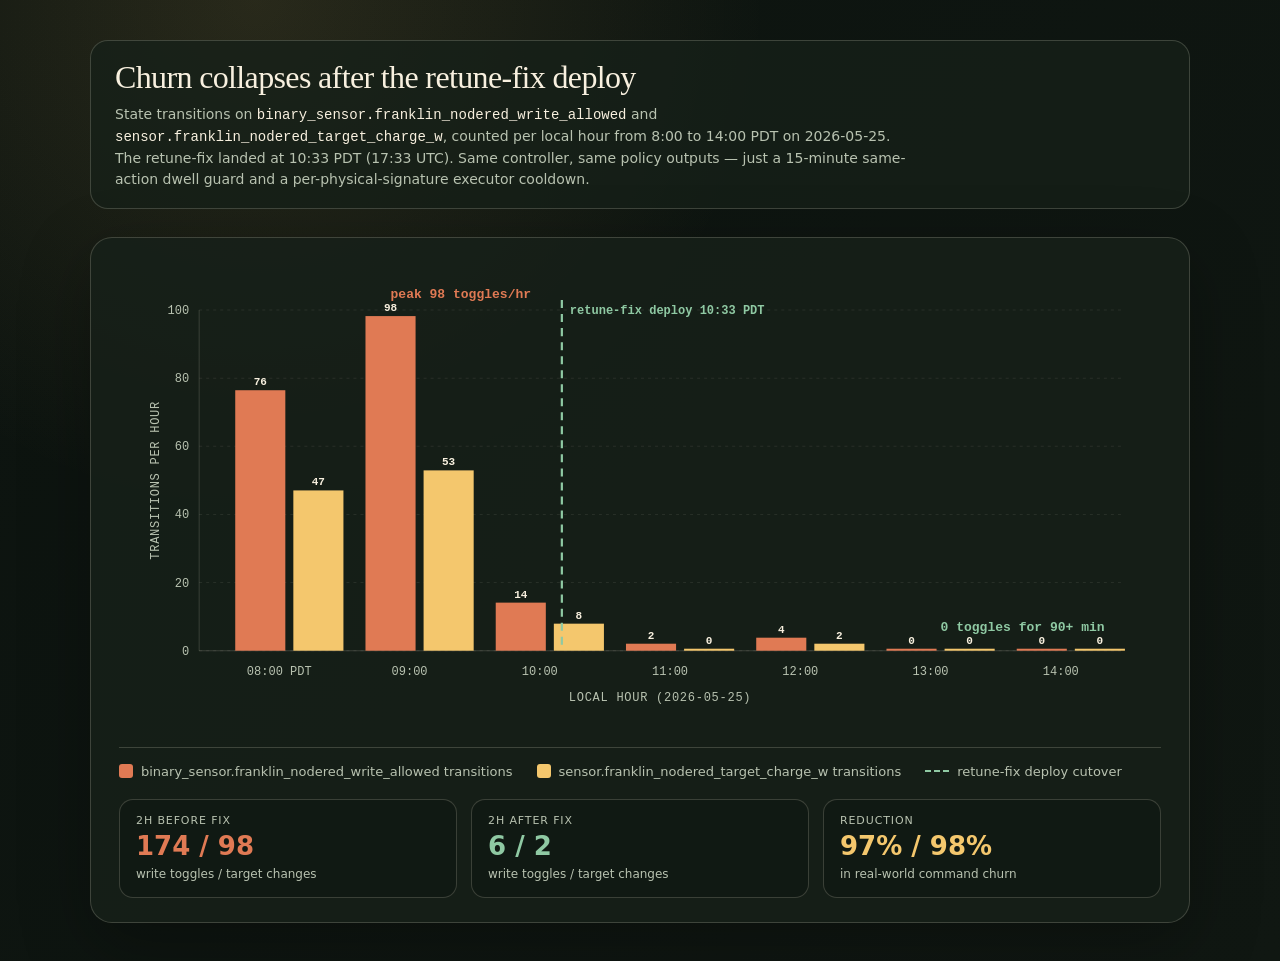
<file: screenshots/churn-reduction-chart.html>
<!doctype html>
<html lang="en">
<head>
  <meta charset="utf-8" />
  <title>Churn Reduction: Before and After Retune-Fix Deploy</title>
  <style>
    :root {
      --bg: #101712;
      --panel: #172019;
      --paper: #f8f0df;
      --ink: #f8f0df;
      --muted: #b8c2b0;
      --line: rgba(248, 240, 223, 0.18);
      --warn: #e07a54;
      --safe: #8fc9a3;
      --normal: #f4c76d;
      --override: #ef9a76;
    }
    * { box-sizing: border-box; }
    body {
      margin: 0;
      background: radial-gradient(circle at 20% 0%, rgba(244,199,109,0.12), transparent 32rem), linear-gradient(135deg, #0c130f, var(--bg));
      color: var(--ink);
      font-family: ui-sans-serif, system-ui, -apple-system, BlinkMacSystemFont, "Segoe UI", sans-serif;
      padding: 40px;
      min-height: 100vh;
    }
    .shell { max-width: 1100px; margin: 0 auto; }
    header { margin-bottom: 28px; padding: 18px 24px; border: 1px solid var(--line); border-radius: 18px; background: rgba(23,32,25,0.78); }
    h1 { margin: 0 0 8px; font-family: Georgia, "Times New Roman", serif; font-size: 32px; font-weight: 500; letter-spacing: -0.02em; }
    .sub { color: var(--muted); font-size: 14px; line-height: 1.5; max-width: 800px; }
    .chart-panel {
      border: 1px solid var(--line);
      border-radius: 22px;
      background: rgba(23,32,25,0.85);
      box-shadow: 0 22px 70px rgba(0,0,0,0.28);
      padding: 32px 28px 24px;
    }
    .chart-wrap { position: relative; }
    svg { width: 100%; height: auto; display: block; }

    .axis text { fill: var(--muted); font-size: 12px; font-family: ui-monospace, SFMono-Regular, Menlo, Consolas, monospace; }
    .axis line, .axis path { stroke: rgba(248,240,223,0.16); stroke-width: 1; }
    .grid line { stroke: rgba(248,240,223,0.08); stroke-width: 1; stroke-dasharray: 3 4; }

    .bar-write { fill: var(--warn); }
    .bar-charge { fill: var(--normal); }

    .cutover-line { stroke: var(--safe); stroke-width: 2.2; stroke-dasharray: 8 6; }
    .cutover-label { fill: var(--safe); font-size: 12px; font-weight: 700; font-family: ui-monospace, SFMono-Regular, Menlo, Consolas, monospace; }

    .bar-label { fill: var(--ink); font-size: 11px; font-weight: 700; text-anchor: middle; font-family: ui-monospace, SFMono-Regular, Menlo, Consolas, monospace; }
    .peak-label { fill: var(--warn); font-size: 13px; font-weight: 700; font-family: ui-monospace, SFMono-Regular, Menlo, Consolas, monospace; }
    .after-label { fill: var(--safe); font-size: 13px; font-weight: 700; font-family: ui-monospace, SFMono-Regular, Menlo, Consolas, monospace; }

    .legend { display: flex; gap: 24px; margin-top: 16px; padding-top: 16px; border-top: 1px solid var(--line); font-size: 13px; color: var(--muted); }
    .legend-item { display: inline-flex; align-items: center; gap: 8px; }
    .swatch { width: 14px; height: 14px; border-radius: 3px; }
    .swatch.write { background: var(--warn); }
    .swatch.charge { background: var(--normal); }
    .swatch.cutover { background: transparent; border-bottom: 2px dashed var(--safe); border-radius: 0; height: 0; width: 24px; }

    .summary { margin-top: 20px; display: grid; grid-template-columns: 1fr 1fr 1fr; gap: 14px; }
    .stat { padding: 14px 16px; border: 1px solid var(--line); border-radius: 14px; background: rgba(14,22,17,0.6); }
    .stat .label { color: var(--muted); font-size: 11px; text-transform: uppercase; letter-spacing: 0.08em; }
    .stat .value { font-size: 26px; font-weight: 600; margin-top: 4px; }
    .stat .value.before { color: var(--warn); }
    .stat .value.after { color: var(--safe); }
    .stat .value.delta { color: var(--normal); }
  </style>
</head>
<body>
  <div class="shell">
    <header>
      <h1>Churn collapses after the retune-fix deploy</h1>
      <div class="sub">
        State transitions on <code style="color:var(--paper)">binary_sensor.franklin_nodered_write_allowed</code> and
        <code style="color:var(--paper)">sensor.franklin_nodered_target_charge_w</code>, counted per local hour from 8:00 to 14:00 PDT on 2026-05-25.
        The retune-fix landed at 10:33 PDT (17:33 UTC). Same controller, same policy outputs &mdash; just a 15-minute same-action dwell guard and a per-physical-signature executor cooldown.
      </div>
    </header>

    <div class="chart-panel">
      <div class="chart-wrap">
        <svg viewBox="0 0 1040 460" xmlns="http://www.w3.org/2000/svg">
          <!-- chart area: x = 80..1000, y = 40..380; bottom = 380 (zero), top = 40 (100 toggles) -->
          <!-- grid lines -->
          <g class="grid">
            <line x1="80" y1="380" x2="1000" y2="380" />
            <line x1="80" y1="312" x2="1000" y2="312" />
            <line x1="80" y1="244" x2="1000" y2="244" />
            <line x1="80" y1="176" x2="1000" y2="176" />
            <line x1="80" y1="108" x2="1000" y2="108" />
            <line x1="80" y1="40"  x2="1000" y2="40"  />
          </g>
          <!-- y axis -->
          <g class="axis">
            <line x1="80" y1="40" x2="80" y2="380" />
            <text x="70" y="384" text-anchor="end">0</text>
            <text x="70" y="316" text-anchor="end">20</text>
            <text x="70" y="248" text-anchor="end">40</text>
            <text x="70" y="180" text-anchor="end">60</text>
            <text x="70" y="112" text-anchor="end">80</text>
            <text x="70" y="44"  text-anchor="end">100</text>
            <text x="40" y="210" text-anchor="middle" transform="rotate(-90 40 210)" style="font-size:12px;letter-spacing:0.06em;text-transform:uppercase;fill:var(--muted)">transitions per hour</text>
          </g>
          <!-- x axis -->
          <g class="axis">
            <line x1="80" y1="380" x2="1000" y2="380" />
            <text x="160" y="404" text-anchor="middle">08:00 PDT</text>
            <text x="290" y="404" text-anchor="middle">09:00</text>
            <text x="420" y="404" text-anchor="middle">10:00</text>
            <text x="550" y="404" text-anchor="middle">11:00</text>
            <text x="680" y="404" text-anchor="middle">12:00</text>
            <text x="810" y="404" text-anchor="middle">13:00</text>
            <text x="940" y="404" text-anchor="middle">14:00</text>
            <text x="540" y="430" text-anchor="middle" style="font-size:12px;letter-spacing:0.06em;text-transform:uppercase;fill:var(--muted)">local hour (2026-05-25)</text>
          </g>

          <!-- bars: each hour gets 2 bars side by side. Hour-block width = 130; bar width = 50; gap = 8 -->
          <!-- 08:00 -->
          <rect class="bar-write"  x="116" y="120" width="50" height="260" />
          <rect class="bar-charge" x="174" y="220" width="50" height="160" />
          <text class="bar-label" x="141" y="115">76</text>
          <text class="bar-label" x="199" y="215">47</text>
          <!-- 09:00 (peak) -->
          <rect class="bar-write"  x="246" y="46"  width="50" height="334" />
          <rect class="bar-charge" x="304" y="200" width="50" height="180" />
          <text class="bar-label" x="271" y="41">98</text>
          <text class="bar-label" x="329" y="195">53</text>
          <!-- 10:00 (cutover hour) -->
          <rect class="bar-write"  x="376" y="332" width="50" height="48" />
          <rect class="bar-charge" x="434" y="353" width="50" height="27" />
          <text class="bar-label" x="401" y="327">14</text>
          <text class="bar-label" x="459" y="348">8</text>
          <!-- 11:00 -->
          <rect class="bar-write"  x="506" y="373" width="50" height="7" />
          <rect class="bar-charge" x="564" y="378" width="50" height="2" />
          <text class="bar-label" x="531" y="368">2</text>
          <text class="bar-label" x="589" y="373">0</text>
          <!-- 12:00 -->
          <rect class="bar-write"  x="636" y="367" width="50" height="13" />
          <rect class="bar-charge" x="694" y="373" width="50" height="7" />
          <text class="bar-label" x="661" y="362">4</text>
          <text class="bar-label" x="719" y="368">2</text>
          <!-- 13:00 -->
          <rect class="bar-write"  x="766" y="378" width="50" height="2" />
          <rect class="bar-charge" x="824" y="378" width="50" height="2" />
          <text class="bar-label" x="791" y="373">0</text>
          <text class="bar-label" x="849" y="373">0</text>
          <!-- 14:00 -->
          <rect class="bar-write"  x="896" y="378" width="50" height="2" />
          <rect class="bar-charge" x="954" y="378" width="50" height="2" />
          <text class="bar-label" x="921" y="373">0</text>
          <text class="bar-label" x="979" y="373">0</text>

          <!-- cutover line at x = 420 (10:33 -> roughly 1/3 into the 10:00 bucket centered at 420) -->
          <line class="cutover-line" x1="442" y1="30" x2="442" y2="380" />
          <text class="cutover-label" x="450" y="44">retune-fix deploy 10:33 PDT</text>

          <!-- annotations -->
          <text class="peak-label" x="271" y="28">peak 98 toggles/hr</text>
          <text class="after-label" x="820" y="360">0 toggles for 90+ min</text>
        </svg>
      </div>

      <div class="legend">
        <div class="legend-item"><div class="swatch write"></div> binary_sensor.franklin_nodered_write_allowed transitions</div>
        <div class="legend-item"><div class="swatch charge"></div> sensor.franklin_nodered_target_charge_w transitions</div>
        <div class="legend-item"><div class="swatch cutover"></div> retune-fix deploy cutover</div>
      </div>

      <div class="summary">
        <div class="stat">
          <div class="label">2h before fix</div>
          <div class="value before">174 / 98</div>
          <div class="sub" style="margin-top:4px;font-size:12px">write toggles / target changes</div>
        </div>
        <div class="stat">
          <div class="label">2h after fix</div>
          <div class="value after">6 / 2</div>
          <div class="sub" style="margin-top:4px;font-size:12px">write toggles / target changes</div>
        </div>
        <div class="stat">
          <div class="label">Reduction</div>
          <div class="value delta">97% / 98%</div>
          <div class="sub" style="margin-top:4px;font-size:12px">in real-world command churn</div>
        </div>
      </div>
    </div>
  </div>
</body>
</html>
</file>
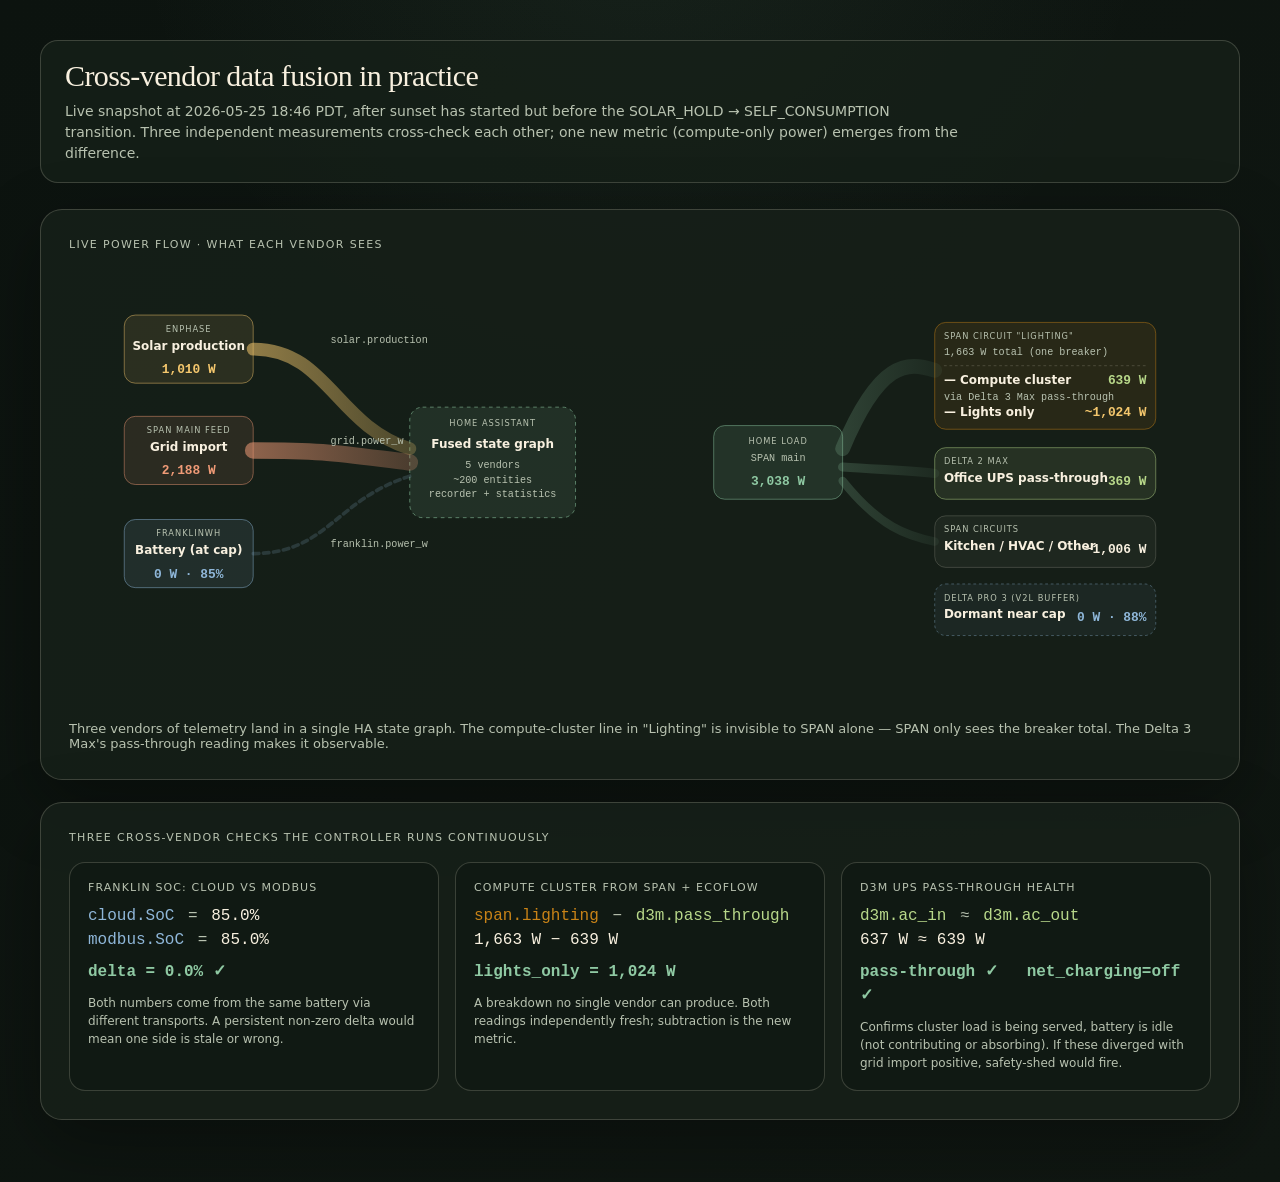
<file: screenshots/data-fusion-sankey.html>
<!doctype html>
<html lang="en">
<head>
  <meta charset="utf-8" />
  <title>Cross-Vendor Data Fusion</title>
  <style>
    :root {
      --bg: #101712;
      --paper: #f8f0df;
      --ink: #f8f0df;
      --muted: #b8c2b0;
      --line: rgba(248, 240, 223, 0.18);
      --solar: #f4c76d;
      --grid: #ef9a76;
      --franklin: #8fb7d9;
      --ecoflow: #b8d88a;
      --span: #c98317;
      --safe: #8fc9a3;
      --enphase: #f4c76d;
      --policy: #b692e0;
    }
    * { box-sizing: border-box; }
    body {
      margin: 0;
      background: radial-gradient(circle at 50% -10%, rgba(143,201,163,0.08), transparent 32rem), linear-gradient(135deg, #0c130f, var(--bg));
      color: var(--ink);
      font-family: ui-sans-serif, system-ui, -apple-system, BlinkMacSystemFont, "Segoe UI", sans-serif;
      padding: 40px;
      min-height: 100vh;
    }
    .shell { max-width: 1300px; margin: 0 auto; }
    header { margin-bottom: 26px; padding: 18px 24px; border: 1px solid var(--line); border-radius: 18px; background: rgba(23,32,25,0.78); }
    h1 { margin: 0 0 8px; font-family: Georgia, "Times New Roman", serif; font-size: 30px; font-weight: 500; letter-spacing: -0.02em; }
    .sub { color: var(--muted); font-size: 14px; line-height: 1.5; max-width: 900px; }

    .canvas {
      border: 1px solid var(--line);
      border-radius: 22px;
      background: rgba(23,32,25,0.85);
      box-shadow: 0 22px 70px rgba(0,0,0,0.32);
      padding: 28px;
      margin-bottom: 22px;
    }

    .canvas-title {
      font-size: 11px;
      letter-spacing: 0.12em;
      text-transform: uppercase;
      color: var(--muted);
      margin-bottom: 18px;
    }
    .canvas-sub { font-size: 13px; color: var(--muted); margin-top: 10px; }

    svg { width: 100%; height: auto; display: block; }

    .node-label { font-size: 13px; font-weight: 600; fill: var(--ink); }
    .node-meta { font-size: 11px; fill: var(--muted); font-family: ui-monospace, SFMono-Regular, Menlo, Consolas, monospace; }
    .node-power { font-size: 14px; font-weight: 700; font-family: ui-monospace, SFMono-Regular, Menlo, Consolas, monospace; }
    .flow-label { font-size: 11px; fill: var(--muted); font-family: ui-monospace, SFMono-Regular, Menlo, Consolas, monospace; }

    .vendor-tag {
      font-size: 9px;
      letter-spacing: 0.12em;
      text-transform: uppercase;
      fill: var(--muted);
    }

    .fusion-row {
      display: grid;
      grid-template-columns: repeat(3, 1fr);
      gap: 16px;
    }
    .fusion-card {
      border: 1px solid var(--line);
      border-radius: 16px;
      padding: 18px;
      background: rgba(14,22,17,0.55);
    }
    .fusion-title {
      font-size: 11px;
      letter-spacing: 0.1em;
      text-transform: uppercase;
      color: var(--muted);
      margin-bottom: 10px;
    }
    .fusion-equation {
      font-family: ui-monospace, SFMono-Regular, Menlo, Consolas, monospace;
      font-size: 16px;
      line-height: 1.5;
    }
    .fusion-equation .src { color: var(--paper); }
    .fusion-equation .src.solar { color: var(--solar); }
    .fusion-equation .src.grid { color: var(--grid); }
    .fusion-equation .src.franklin { color: var(--franklin); }
    .fusion-equation .src.ecoflow { color: var(--ecoflow); }
    .fusion-equation .src.span { color: var(--span); }
    .fusion-equation .op { color: var(--muted); margin: 0 4px; }
    .fusion-equation .result { color: var(--safe); font-weight: 700; }
    .fusion-equation .check { color: var(--safe); margin-left: 6px; }
    .fusion-note { font-size: 12px; color: var(--muted); margin-top: 10px; line-height: 1.5; }
  </style>
</head>
<body>
  <div class="shell">
    <header>
      <h1>Cross-vendor data fusion in practice</h1>
      <div class="sub">
        Live snapshot at 2026-05-25 18:46 PDT, after sunset has started but before the SOLAR_HOLD → SELF_CONSUMPTION transition.
        Three independent measurements cross-check each other; one new metric (compute-only power) emerges from the difference.
      </div>
    </header>

    <div class="canvas">
      <div class="canvas-title">Live power flow &middot; what each vendor sees</div>
      <svg viewBox="0 0 1240 480" xmlns="http://www.w3.org/2000/svg">
        <defs>
          <linearGradient id="solar-flow" x1="0" x2="1">
            <stop offset="0" stop-color="#f4c76d" stop-opacity="0.55"/>
            <stop offset="1" stop-color="#f4c76d" stop-opacity="0.25"/>
          </linearGradient>
          <linearGradient id="grid-flow" x1="0" x2="1">
            <stop offset="0" stop-color="#ef9a76" stop-opacity="0.55"/>
            <stop offset="1" stop-color="#ef9a76" stop-opacity="0.25"/>
          </linearGradient>
          <linearGradient id="home-flow" x1="0" x2="1">
            <stop offset="0" stop-color="#8fc9a3" stop-opacity="0.30"/>
            <stop offset="1" stop-color="#8fc9a3" stop-opacity="0.10"/>
          </linearGradient>
        </defs>

        <!-- left column: sources -->
        <g>
          <rect x="60" y="50" width="140" height="74" rx="12" fill="rgba(244,199,109,0.10)" stroke="var(--solar)" stroke-opacity="0.5"/>
          <text class="vendor-tag" x="130" y="68" text-anchor="middle">Enphase</text>
          <text class="node-label" x="130" y="88" text-anchor="middle">Solar production</text>
          <text class="node-power" x="130" y="113" text-anchor="middle" fill="var(--solar)">1,010 W</text>

          <rect x="60" y="160" width="140" height="74" rx="12" fill="rgba(239,154,118,0.10)" stroke="var(--grid)" stroke-opacity="0.5"/>
          <text class="vendor-tag" x="130" y="178" text-anchor="middle">SPAN main feed</text>
          <text class="node-label" x="130" y="198" text-anchor="middle">Grid import</text>
          <text class="node-power" x="130" y="223" text-anchor="middle" fill="var(--grid)">2,188 W</text>

          <rect x="60" y="272" width="140" height="74" rx="12" fill="rgba(143,183,217,0.10)" stroke="var(--franklin)" stroke-opacity="0.5"/>
          <text class="vendor-tag" x="130" y="290" text-anchor="middle">FranklinWH</text>
          <text class="node-label" x="130" y="310" text-anchor="middle">Battery (at cap)</text>
          <text class="node-power" x="130" y="335" text-anchor="middle" fill="var(--franklin)">0 W &middot; 85%</text>
        </g>

        <!-- center: Home Assistant fusion node -->
        <g>
          <rect x="370" y="150" width="180" height="120" rx="14" fill="rgba(143,201,163,0.10)" stroke="var(--safe)" stroke-opacity="0.6" stroke-dasharray="4 4"/>
          <text class="vendor-tag" x="460" y="170" text-anchor="middle">Home Assistant</text>
          <text class="node-label" x="460" y="194" text-anchor="middle">Fused state graph</text>
          <text class="node-meta" x="460" y="216" text-anchor="middle">5 vendors</text>
          <text class="node-meta" x="460" y="232" text-anchor="middle">~200 entities</text>
          <text class="node-meta" x="460" y="248" text-anchor="middle">recorder + statistics</text>
        </g>

        <!-- right: Home aggregate then circuits -->
        <g>
          <rect x="700" y="170" width="140" height="80" rx="12" fill="rgba(143,201,163,0.12)" stroke="var(--safe)" stroke-opacity="0.5"/>
          <text class="vendor-tag" x="770" y="190" text-anchor="middle">Home Load</text>
          <text class="node-meta" x="770" y="208" text-anchor="middle">SPAN main</text>
          <text class="node-power" x="770" y="234" text-anchor="middle" fill="var(--safe)">3,038 W</text>

          <!-- circuit branches -->
          <!-- Lighting circuit (with cluster) -->
          <rect x="940" y="58" width="240" height="116" rx="12" fill="rgba(201,131,23,0.10)" stroke="var(--span)" stroke-opacity="0.5"/>
          <text class="vendor-tag" x="950" y="76">SPAN circuit "Lighting"</text>
          <text class="node-meta" x="950" y="93">1,663 W total (one breaker)</text>
          <!-- subdivision via D3M -->
          <line x1="950" y1="105" x2="1170" y2="105" stroke="var(--line)" stroke-dasharray="3 3"/>
          <text x="950" y="125" class="node-label" fill="var(--ecoflow)">— Compute cluster</text>
          <text x="1170" y="125" class="node-power" text-anchor="end" fill="var(--ecoflow)">639 W</text>
          <text x="950" y="142" class="node-meta">via Delta 3 Max pass-through</text>
          <text x="950" y="160" class="node-label" fill="var(--solar)">— Lights only</text>
          <text x="1170" y="160" class="node-power" text-anchor="end" fill="var(--solar)">~1,024 W</text>

          <!-- Office UPS via D2M -->
          <rect x="940" y="194" width="240" height="56" rx="12" fill="rgba(184,216,138,0.10)" stroke="var(--ecoflow)" stroke-opacity="0.5"/>
          <text class="vendor-tag" x="950" y="212">Delta 2 Max</text>
          <text class="node-label" x="950" y="231">Office UPS pass-through</text>
          <text class="node-power" x="1170" y="234" text-anchor="end" fill="var(--ecoflow)">369 W</text>

          <!-- Kitchen + other -->
          <rect x="940" y="268" width="240" height="56" rx="12" fill="rgba(248,240,223,0.04)" stroke="var(--line)"/>
          <text class="vendor-tag" x="950" y="286">SPAN circuits</text>
          <text class="node-label" x="950" y="305">Kitchen / HVAC / Other</text>
          <text class="node-power" x="1170" y="308" text-anchor="end" fill="var(--paper)">~1,006 W</text>

          <!-- Standby V2L (DP3) -->
          <rect x="940" y="342" width="240" height="56" rx="12" fill="rgba(143,183,217,0.06)" stroke="var(--franklin)" stroke-opacity="0.4" stroke-dasharray="3 3"/>
          <text class="vendor-tag" x="950" y="360">Delta Pro 3 (V2L buffer)</text>
          <text class="node-label" x="950" y="379">Dormant near cap</text>
          <text class="node-power" x="1170" y="382" text-anchor="end" fill="var(--franklin)">0 W &middot; 88%</text>
        </g>

        <!-- flows: solar -> HA -->
        <path d="M 200 87  C 280 87,  290 170, 370 195" fill="none" stroke="url(#solar-flow)" stroke-width="14" stroke-linecap="round"/>
        <path d="M 200 197 C 280 197, 290 200, 370 210" fill="none" stroke="url(#grid-flow)" stroke-width="18" stroke-linecap="round"/>
        <path d="M 200 309 C 280 309, 290 250, 370 225" fill="none" stroke="rgba(143,183,217,0.18)" stroke-width="4" stroke-linecap="round" stroke-dasharray="6 5"/>

        <!-- HA -> home load -->
        <path d="M 550 210 C 610 210, 630 210, 700 210" fill="none" stroke="url(#home-flow)" stroke-width="22" stroke-linecap="round"/>

        <!-- home load -> circuits -->
        <path d="M 840 195 C 880 100, 910 100, 940 110" fill="none" stroke="url(#home-flow)" stroke-width="16" stroke-linecap="round" opacity="0.7"/>
        <path d="M 840 215 C 880 218, 910 218, 940 222" fill="none" stroke="url(#home-flow)" stroke-width="10" stroke-linecap="round" opacity="0.7"/>
        <path d="M 840 230 C 880 280, 910 290, 940 296" fill="none" stroke="url(#home-flow)" stroke-width="9" stroke-linecap="round" opacity="0.7"/>

        <!-- HA inbound badge -->
        <text class="flow-label" x="284" y="80">solar.production</text>
        <text class="flow-label" x="284" y="190">grid.power_w</text>
        <text class="flow-label" x="284" y="302">franklin.power_w</text>
      </svg>
      <div class="canvas-sub">
        Three vendors of telemetry land in a single HA state graph. The compute-cluster line in "Lighting" is invisible to SPAN alone &mdash; SPAN only sees the breaker total. The Delta 3 Max's pass-through reading makes it observable.
      </div>
    </div>

    <div class="canvas">
      <div class="canvas-title">Three cross-vendor checks the controller runs continuously</div>
      <div class="fusion-row">
        <div class="fusion-card">
          <div class="fusion-title">Franklin SoC: cloud vs Modbus</div>
          <div class="fusion-equation">
            <div><span class="src franklin">cloud.SoC</span> <span class="op">=</span> <span class="src">85.0%</span></div>
            <div><span class="src franklin">modbus.SoC</span> <span class="op">=</span> <span class="src">85.0%</span></div>
            <div style="margin-top:8px"><span class="result">delta = 0.0% ✓</span></div>
          </div>
          <div class="fusion-note">
            Both numbers come from the same battery via different transports. A persistent non-zero delta would mean one side is stale or wrong.
          </div>
        </div>

        <div class="fusion-card">
          <div class="fusion-title">Compute cluster from SPAN + EcoFlow</div>
          <div class="fusion-equation">
            <div><span class="src span">span.lighting</span> <span class="op">−</span> <span class="src ecoflow">d3m.pass_through</span></div>
            <div><span class="src">1,663 W − 639 W</span></div>
            <div style="margin-top:8px"><span class="result">lights_only = 1,024 W</span></div>
          </div>
          <div class="fusion-note">
            A breakdown no single vendor can produce. Both readings independently fresh; subtraction is the new metric.
          </div>
        </div>

        <div class="fusion-card">
          <div class="fusion-title">D3M UPS pass-through health</div>
          <div class="fusion-equation">
            <div><span class="src ecoflow">d3m.ac_in</span> <span class="op">≈</span> <span class="src ecoflow">d3m.ac_out</span></div>
            <div><span class="src">637 W ≈ 639 W</span></div>
            <div style="margin-top:8px"><span class="result">pass-through ✓ &nbsp; net_charging=off ✓</span></div>
          </div>
          <div class="fusion-note">
            Confirms cluster load is being served, battery is idle (not contributing or absorbing). If these diverged with grid import positive, safety-shed would fire.
          </div>
        </div>
      </div>
    </div>
  </div>
</body>
</html>
</file>
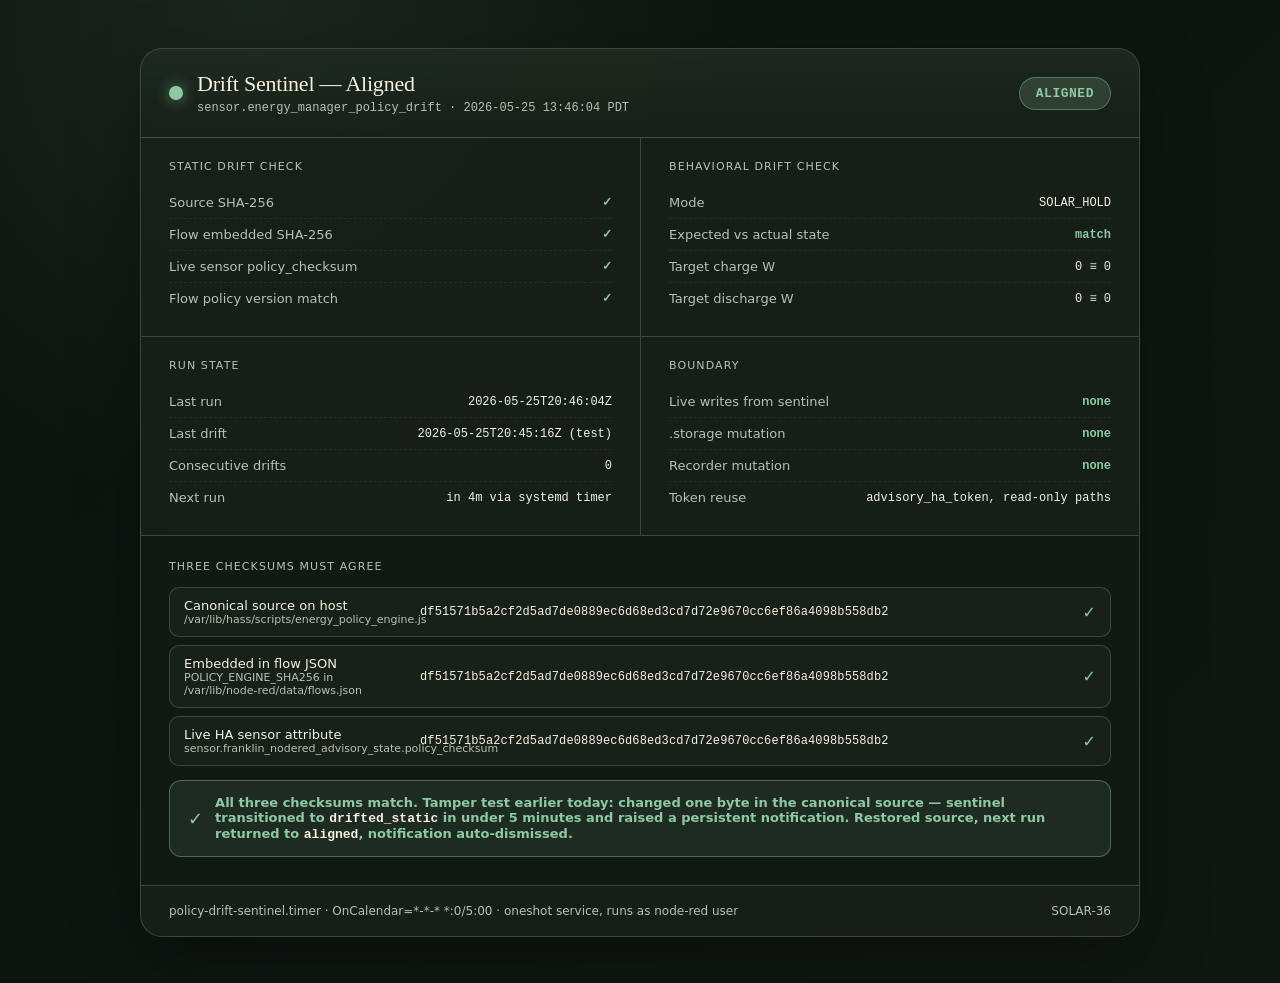
<file: screenshots/drift-sentinel-card.html>
<!doctype html>
<html lang="en">
<head>
  <meta charset="utf-8" />
  <title>Drift Sentinel - Aligned Baseline</title>
  <style>
    :root {
      --bg: #101712;
      --paper: #f8f0df;
      --ink: #f8f0df;
      --muted: #b8c2b0;
      --line: rgba(248, 240, 223, 0.18);
      --safe: #8fc9a3;
      --normal: #f4c76d;
      --override: #ef9a76;
      --warn: #e07a54;
    }
    * { box-sizing: border-box; }
    body {
      margin: 0;
      background: radial-gradient(circle at 20% 0%, rgba(143,201,163,0.10), transparent 32rem), linear-gradient(135deg, #0c130f, var(--bg));
      color: var(--ink);
      font-family: ui-sans-serif, system-ui, -apple-system, BlinkMacSystemFont, "Segoe UI", sans-serif;
      padding: 48px;
      min-height: 100vh;
    }
    .shell { max-width: 1000px; margin: 0 auto; }
    .card {
      border: 1px solid var(--line);
      border-radius: 22px;
      background: rgba(23,32,25,0.88);
      box-shadow: 0 22px 70px rgba(0,0,0,0.32);
      overflow: hidden;
    }
    .card-header {
      padding: 22px 28px;
      border-bottom: 1px solid var(--line);
      display: flex;
      justify-content: space-between;
      align-items: center;
      gap: 24px;
      background: linear-gradient(180deg, rgba(143,201,163,0.06), transparent);
    }
    .card-header .title { display: flex; align-items: center; gap: 14px; }
    .status-dot {
      width: 14px; height: 14px; border-radius: 50%;
      background: var(--safe);
      box-shadow: 0 0 14px rgba(143,201,163,0.6);
    }
    h1 {
      margin: 0;
      font-family: Georgia, "Times New Roman", serif;
      font-size: 22px;
      font-weight: 500;
      letter-spacing: -0.01em;
    }
    .entity {
      font-family: ui-monospace, SFMono-Regular, Menlo, Consolas, monospace;
      color: var(--muted);
      font-size: 12px;
      margin-top: 4px;
    }
    .state-pill {
      padding: 8px 16px;
      border-radius: 999px;
      background: rgba(143,201,163,0.18);
      border: 1px solid rgba(143,201,163,0.4);
      color: var(--safe);
      font-weight: 700;
      letter-spacing: 0.04em;
      text-transform: uppercase;
      font-size: 13px;
      font-family: ui-monospace, SFMono-Regular, Menlo, Consolas, monospace;
    }

    .grid { display: grid; grid-template-columns: 1fr 1fr; gap: 0; }
    .section { padding: 22px 28px; border-bottom: 1px solid var(--line); }
    .section:nth-child(2n) { border-left: 1px solid var(--line); }
    .section-title {
      font-size: 11px;
      letter-spacing: 0.1em;
      text-transform: uppercase;
      color: var(--muted);
      margin-bottom: 14px;
    }
    .row {
      display: flex;
      justify-content: space-between;
      align-items: center;
      padding: 8px 0;
      border-bottom: 1px dashed rgba(248,240,223,0.06);
      gap: 16px;
    }
    .row:last-child { border-bottom: none; }
    .row .k { color: var(--muted); font-size: 13px; }
    .row .v { font-family: ui-monospace, SFMono-Regular, Menlo, Consolas, monospace; font-size: 12px; }
    .sha { color: var(--paper); }
    .ok { color: var(--safe); font-weight: 700; }

    .checksums {
      padding: 24px 28px 28px;
      background: rgba(14,22,17,0.55);
    }
    .checksum-row {
      display: grid;
      grid-template-columns: 220px 1fr 80px;
      gap: 16px;
      align-items: center;
      padding: 10px 14px;
      border-radius: 10px;
      margin-bottom: 8px;
      background: rgba(248,240,223,0.03);
      border: 1px solid var(--line);
    }
    .checksum-row .source { font-size: 13px; color: var(--ink); }
    .checksum-row .source-meta { font-size: 11px; color: var(--muted); }
    .checksum-row .hash {
      font-family: ui-monospace, SFMono-Regular, Menlo, Consolas, monospace;
      font-size: 12px;
      color: var(--paper);
      letter-spacing: 0.01em;
    }
    .checksum-row .check {
      text-align: right;
      color: var(--safe);
      font-weight: 700;
      font-size: 16px;
    }
    .match-banner {
      margin-top: 14px;
      padding: 14px 18px;
      background: rgba(143,201,163,0.10);
      border: 1px solid rgba(143,201,163,0.4);
      border-radius: 12px;
      color: var(--safe);
      font-size: 13px;
      font-weight: 600;
      display: flex;
      align-items: center;
      gap: 12px;
    }
    .footer {
      padding: 18px 28px;
      font-size: 12px;
      color: var(--muted);
      display: flex;
      justify-content: space-between;
      gap: 20px;
      border-top: 1px solid var(--line);
    }
    code { color: var(--paper); }
  </style>
</head>
<body>
  <div class="shell">
    <div class="card">
      <div class="card-header">
        <div class="title">
          <div class="status-dot"></div>
          <div>
            <h1>Drift Sentinel — Aligned</h1>
            <div class="entity">sensor.energy_manager_policy_drift &middot; 2026-05-25 13:46:04 PDT</div>
          </div>
        </div>
        <div class="state-pill">aligned</div>
      </div>

      <div class="grid">
        <div class="section">
          <div class="section-title">Static drift check</div>
          <div class="row"><span class="k">Source SHA-256</span><span class="v ok">✓</span></div>
          <div class="row"><span class="k">Flow embedded SHA-256</span><span class="v ok">✓</span></div>
          <div class="row"><span class="k">Live sensor policy_checksum</span><span class="v ok">✓</span></div>
          <div class="row"><span class="k">Flow policy version match</span><span class="v ok">✓</span></div>
        </div>

        <div class="section">
          <div class="section-title">Behavioral drift check</div>
          <div class="row"><span class="k">Mode</span><span class="v sha">SOLAR_HOLD</span></div>
          <div class="row"><span class="k">Expected vs actual state</span><span class="v ok">match</span></div>
          <div class="row"><span class="k">Target charge W</span><span class="v sha">0 ≡ 0</span></div>
          <div class="row"><span class="k">Target discharge W</span><span class="v sha">0 ≡ 0</span></div>
        </div>

        <div class="section">
          <div class="section-title">Run state</div>
          <div class="row"><span class="k">Last run</span><span class="v sha">2026-05-25T20:46:04Z</span></div>
          <div class="row"><span class="k">Last drift</span><span class="v sha">2026-05-25T20:45:16Z (test)</span></div>
          <div class="row"><span class="k">Consecutive drifts</span><span class="v sha">0</span></div>
          <div class="row"><span class="k">Next run</span><span class="v sha">in 4m via systemd timer</span></div>
        </div>

        <div class="section">
          <div class="section-title">Boundary</div>
          <div class="row"><span class="k">Live writes from sentinel</span><span class="v ok">none</span></div>
          <div class="row"><span class="k">.storage mutation</span><span class="v ok">none</span></div>
          <div class="row"><span class="k">Recorder mutation</span><span class="v ok">none</span></div>
          <div class="row"><span class="k">Token reuse</span><span class="v sha">advisory_ha_token, read-only paths</span></div>
        </div>
      </div>

      <div class="checksums">
        <div class="section-title" style="margin-bottom:14px">Three checksums must agree</div>
        <div class="checksum-row">
          <div>
            <div class="source">Canonical source on host</div>
            <div class="source-meta">/var/lib/hass/scripts/energy_policy_engine.js</div>
          </div>
          <div class="hash">df51571b5a2cf2d5ad7de0889ec6d68ed3cd7d72e9670cc6ef86a4098b558db2</div>
          <div class="check">✓</div>
        </div>
        <div class="checksum-row">
          <div>
            <div class="source">Embedded in flow JSON</div>
            <div class="source-meta">POLICY_ENGINE_SHA256 in /var/lib/node-red/data/flows.json</div>
          </div>
          <div class="hash">df51571b5a2cf2d5ad7de0889ec6d68ed3cd7d72e9670cc6ef86a4098b558db2</div>
          <div class="check">✓</div>
        </div>
        <div class="checksum-row">
          <div>
            <div class="source">Live HA sensor attribute</div>
            <div class="source-meta">sensor.franklin_nodered_advisory_state.policy_checksum</div>
          </div>
          <div class="hash">df51571b5a2cf2d5ad7de0889ec6d68ed3cd7d72e9670cc6ef86a4098b558db2</div>
          <div class="check">✓</div>
        </div>
        <div class="match-banner">
          <div style="font-size:18px">✓</div>
          <div>All three checksums match. Tamper test earlier today: changed one byte in the canonical source — sentinel transitioned to <code>drifted_static</code> in under 5 minutes and raised a persistent notification. Restored source, next run returned to <code>aligned</code>, notification auto-dismissed.</div>
        </div>
      </div>

      <div class="footer">
        <div>policy-drift-sentinel.timer &middot; OnCalendar=*-*-* *:0/5:00 &middot; oneshot service, runs as node-red user</div>
        <div>SOLAR-36</div>
      </div>
    </div>
  </div>
</body>
</html>
</file>
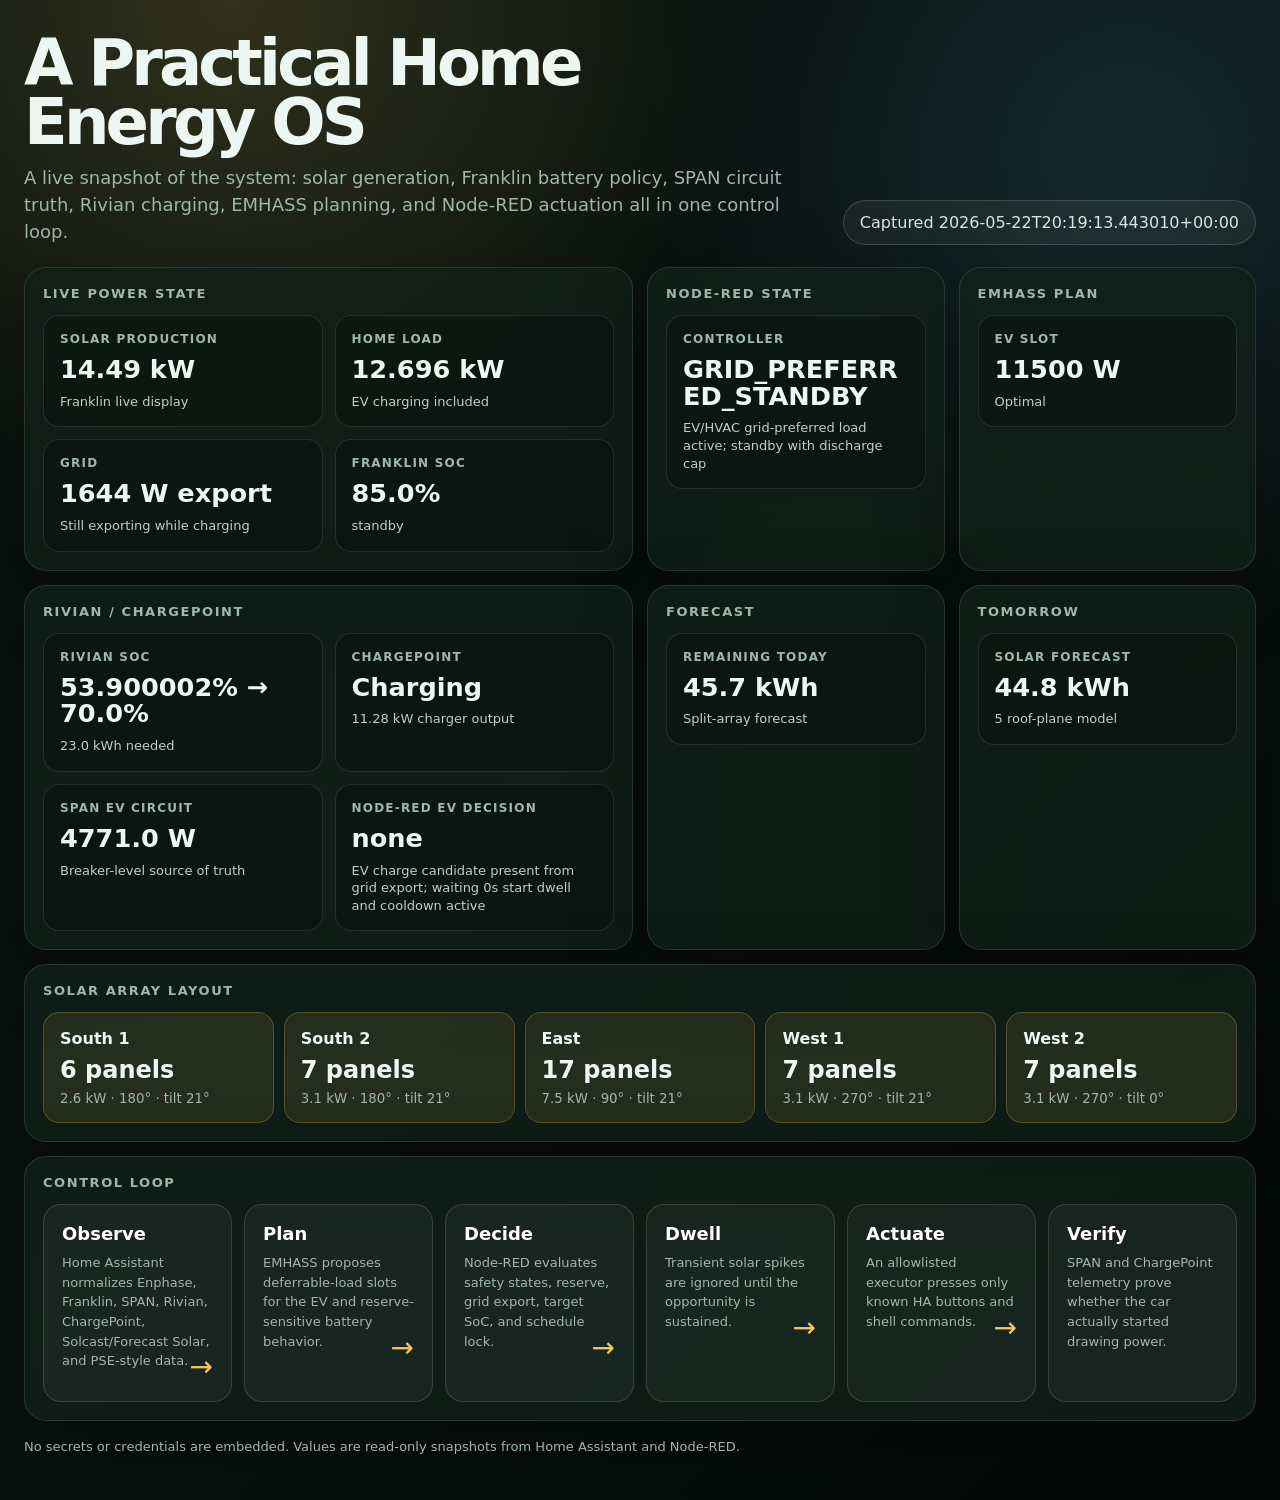
<file: screenshots/evidence-dashboard.html>
<!doctype html>
<html lang="en">
<head>
<meta charset="utf-8" />
<meta name="viewport" content="width=device-width, initial-scale=1" />
<title>Home Energy OS Evidence Dashboard</title>
<style>
:root { color-scheme: dark; --bg:#07110e; --panel:#102019; --panel2:#142821; --line:#28453a; --ink:#edf7f1; --muted:#9fb7ab; --solar:#f4c75e; --good:#72d391; --blue:#7bd5ff; --warn:#ffb86b; --red:#ff786f; font-family: Inter, ui-sans-serif, system-ui, -apple-system, BlinkMacSystemFont, "Segoe UI", sans-serif; }
* { box-sizing:border-box; }
body { margin:0; background: radial-gradient(circle at 18% 0%, rgba(244,199,94,.18), transparent 34rem), radial-gradient(circle at 88% 10%, rgba(123,213,255,.12), transparent 30rem), linear-gradient(135deg,#06100d,#07110e 50%,#040807); color:var(--ink); }
main { width:min(1500px, calc(100vw - 48px)); margin:0 auto; padding:34px 0 46px; }
header { display:flex; justify-content:space-between; align-items:end; gap:28px; margin-bottom:22px; }
h1 { margin:0; font-size:clamp(40px,5vw,76px); letter-spacing:-.06em; line-height:.92; }
.lede { max-width:820px; color:var(--muted); font-size:18px; line-height:1.5; margin:12px 0 0; }
.badge { border:1px solid rgba(255,255,255,.16); border-radius:999px; padding:12px 16px; background:rgba(255,255,255,.05); color:#d8e7df; white-space:nowrap; }
.grid { display:grid; grid-template-columns:repeat(4,minmax(0,1fr)); gap:14px; }
.card { background:rgba(16,32,25,.82); border:1px solid rgba(159,183,171,.18); border-radius:22px; padding:18px; box-shadow:0 24px 80px rgba(0,0,0,.24); }
.card.wide { grid-column:span 2; }
.card.full { grid-column:1/-1; }
.card h2 { margin:0 0 14px; font-size:13px; text-transform:uppercase; letter-spacing:.12em; color:var(--muted); }
.metric { min-height:96px; padding:16px; border:1px solid rgba(159,183,171,.16); border-radius:16px; background:rgba(6,16,13,.5); }
.metric span { display:block; color:var(--muted); font-size:12px; text-transform:uppercase; letter-spacing:.1em; font-weight:800; }
.metric strong { display:block; margin-top:10px; font-size:clamp(22px,2vw,30px); line-height:1.05; overflow-wrap:anywhere; }
.metric em { display:block; margin-top:10px; font-style:normal; color:#bed0c6; font-size:13px; line-height:1.35; }
.metric.good strong { color:var(--good); } .metric.solar strong { color:var(--solar); } .metric.blue strong { color:var(--blue); } .metric.warn strong { color:var(--warn); }
.subgrid { display:grid; grid-template-columns:repeat(2,minmax(0,1fr)); gap:12px; }
.flow { display:grid; grid-template-columns:repeat(6,1fr); gap:12px; align-items:stretch; }
.node { padding:18px; border:1px solid rgba(255,255,255,.14); border-radius:18px; background:rgba(255,255,255,.045); min-height:118px; }
.node b { display:block; color:#fff; font-size:18px; margin-bottom:8px; }
.node span { color:var(--muted); font-size:13px; line-height:1.35; }
.node::after { content:'→'; float:right; color:var(--solar); font-size:28px; }
.node:last-child::after { content:''; }
.planes { display:grid; grid-template-columns:repeat(5,1fr); gap:10px; }
.plane { padding:16px; border-radius:16px; background:rgba(244,199,94,.1); border:1px solid rgba(244,199,94,.24); }
.plane b, .plane span, .plane small { display:block; } .plane span { margin-top:8px; font-size:24px; font-weight:900; } .plane small { margin-top:7px; color:var(--muted); }
footer { margin-top:18px; color:var(--muted); font-size:13px; }
</style>
</head>
<body>
<main>
<header>
<div><h1>A Practical Home Energy OS</h1><p class="lede">A live snapshot of the system: solar generation, Franklin battery policy, SPAN circuit truth, Rivian charging, EMHASS planning, and Node-RED actuation all in one control loop.</p></div>
<div class="badge">Captured 2026-05-22T20:19:13.443010+00:00</div>
</header>
<section class="grid">
<div class="card wide"><h2>Live Power State</h2><div class="subgrid">
<div class="metric"><span>Solar Production</span><strong>14.49 kW</strong><em>Franklin live display</em></div>
<div class="metric"><span>Home Load</span><strong>12.696 kW</strong><em>EV charging included</em></div>
<div class="metric"><span>Grid</span><strong>1644 W export</strong><em>Still exporting while charging</em></div>
<div class="metric"><span>Franklin SoC</span><strong>85.0%</strong><em>standby</em></div>
</div></div>
<div class="card"><h2>Node-RED State</h2>
<div class="metric"><span>Controller</span><strong>GRID_PREFERRED_STANDBY</strong><em>EV/HVAC grid-preferred load active; standby with discharge cap</em></div>
</div>
<div class="card"><h2>EMHASS Plan</h2>
<div class="metric"><span>EV Slot</span><strong>11500 W</strong><em>Optimal</em></div>
</div>
<div class="card wide"><h2>Rivian / ChargePoint</h2><div class="subgrid">
<div class="metric"><span>Rivian SoC</span><strong>53.900002% → 70.0%</strong><em>23.0 kWh needed</em></div>
<div class="metric"><span>ChargePoint</span><strong>Charging</strong><em>11.28 kW charger output</em></div>
<div class="metric"><span>SPAN EV Circuit</span><strong>4771.0 W</strong><em>Breaker-level source of truth</em></div>
<div class="metric"><span>Node-RED EV Decision</span><strong>none</strong><em>EV charge candidate present from grid export; waiting 0s start dwell and cooldown active</em></div>
</div></div>
<div class="card"><h2>Forecast</h2>
<div class="metric"><span>Remaining Today</span><strong>45.7 kWh</strong><em>Split-array forecast</em></div>
</div>
<div class="card"><h2>Tomorrow</h2>
<div class="metric"><span>Solar Forecast</span><strong>44.8 kWh</strong><em>5 roof-plane model</em></div>
</div>
<div class="card full"><h2>Solar Array Layout</h2><div class="planes"><div class="plane"><b>South 1</b><span>6 panels</span><small>2.6 kW · 180° · tilt 21°</small></div><div class="plane"><b>South 2</b><span>7 panels</span><small>3.1 kW · 180° · tilt 21°</small></div><div class="plane"><b>East</b><span>17 panels</span><small>7.5 kW · 90° · tilt 21°</small></div><div class="plane"><b>West 1</b><span>7 panels</span><small>3.1 kW · 270° · tilt 21°</small></div><div class="plane"><b>West 2</b><span>7 panels</span><small>3.1 kW · 270° · tilt 0°</small></div></div></div>
<div class="card full"><h2>Control Loop</h2><div class="flow">
<div class="node"><b>Observe</b><span>Home Assistant normalizes Enphase, Franklin, SPAN, Rivian, ChargePoint, Solcast/Forecast Solar, and PSE-style data.</span></div>
<div class="node"><b>Plan</b><span>EMHASS proposes deferrable-load slots for the EV and reserve-sensitive battery behavior.</span></div>
<div class="node"><b>Decide</b><span>Node-RED evaluates safety states, reserve, grid export, target SoC, and schedule lock.</span></div>
<div class="node"><b>Dwell</b><span>Transient solar spikes are ignored until the opportunity is sustained.</span></div>
<div class="node"><b>Actuate</b><span>An allowlisted executor presses only known HA buttons and shell commands.</span></div>
<div class="node"><b>Verify</b><span>SPAN and ChargePoint telemetry prove whether the car actually started drawing power.</span></div>
</div></div>
</section>
<footer>No secrets or credentials are embedded. Values are read-only snapshots from Home Assistant and Node-RED.</footer>
</main>
</body>
</html>
</file>
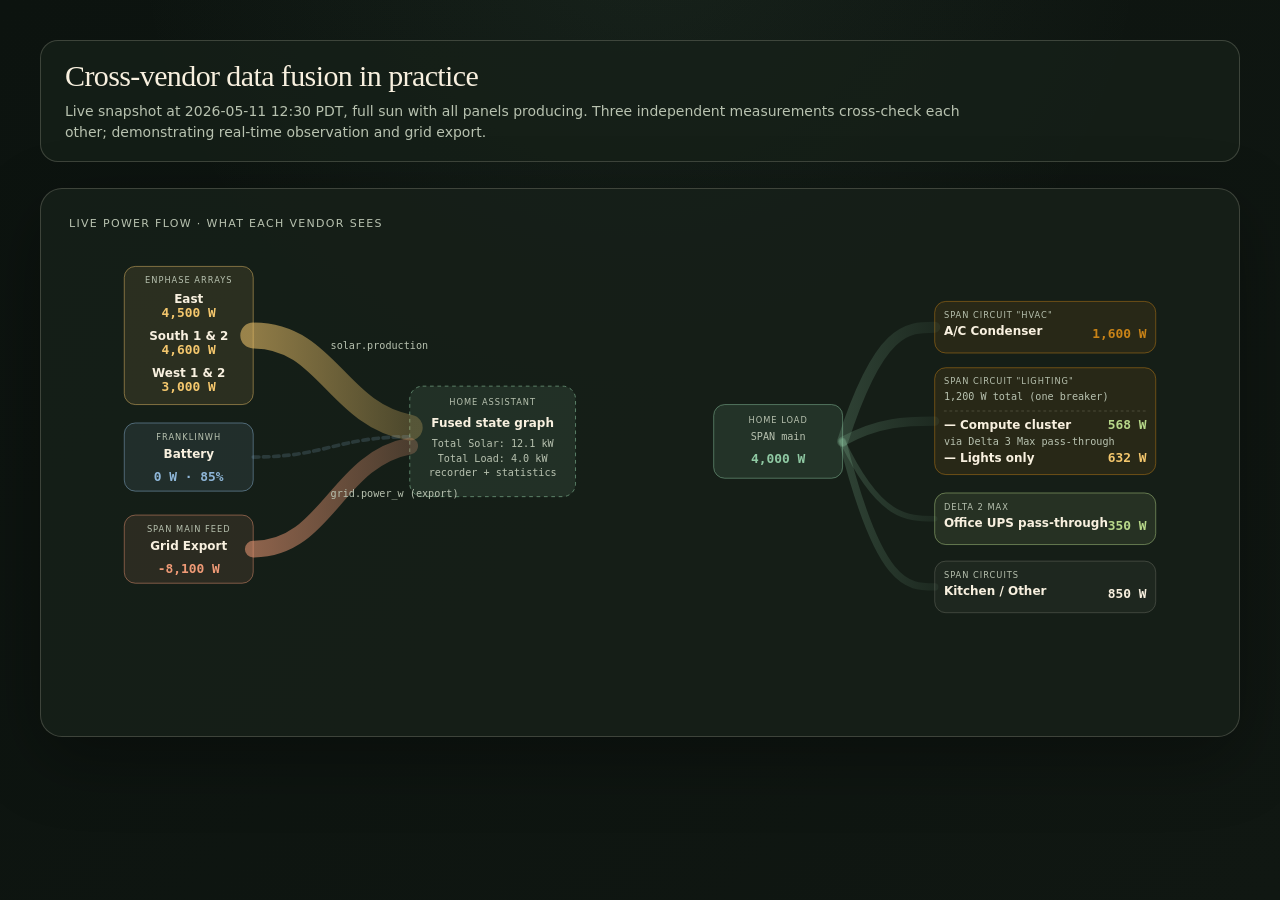
<file: screenshots/sankey-day-real.html>
<!doctype html>
<html lang="en">
<head>
  <meta charset="utf-8" />
  <title>Cross-Vendor Data Fusion - Day</title>
  <style>
    :root {
      --bg: #101712;
      --paper: #f8f0df;
      --ink: #f8f0df;
      --muted: #b8c2b0;
      --line: rgba(248, 240, 223, 0.18);
      --solar: #f4c76d;
      --grid: #ef9a76;
      --franklin: #8fb7d9;
      --ecoflow: #b8d88a;
      --span: #c98317;
      --safe: #8fc9a3;
      --enphase: #f4c76d;
      --policy: #b692e0;
    }
    * { box-sizing: border-box; }
    body {
      margin: 0;
      background: radial-gradient(circle at 50% -10%, rgba(143,201,163,0.08), transparent 32rem), linear-gradient(135deg, #0c130f, var(--bg));
      color: var(--ink);
      font-family: ui-sans-serif, system-ui, -apple-system, BlinkMacSystemFont, "Segoe UI", sans-serif;
      padding: 40px;
      min-height: 100vh;
    }
    .shell { max-width: 1300px; margin: 0 auto; }
    header { margin-bottom: 26px; padding: 18px 24px; border: 1px solid var(--line); border-radius: 18px; background: rgba(23,32,25,0.78); }
    h1 { margin: 0 0 8px; font-family: Georgia, "Times New Roman", serif; font-size: 30px; font-weight: 500; letter-spacing: -0.02em; }
    .sub { color: var(--muted); font-size: 14px; line-height: 1.5; max-width: 900px; }

    .canvas {
      border: 1px solid var(--line);
      border-radius: 22px;
      background: rgba(23,32,25,0.85);
      box-shadow: 0 22px 70px rgba(0,0,0,0.32);
      padding: 28px;
      margin-bottom: 22px;
    }

    .canvas-title {
      font-size: 11px;
      letter-spacing: 0.12em;
      text-transform: uppercase;
      color: var(--muted);
      margin-bottom: 18px;
    }
    .canvas-sub { font-size: 13px; color: var(--muted); margin-top: 10px; }

    svg { width: 100%; height: auto; display: block; }

    .node-label { font-size: 13px; font-weight: 600; fill: var(--ink); }
    .node-meta { font-size: 11px; fill: var(--muted); font-family: ui-monospace, SFMono-Regular, Menlo, Consolas, monospace; }
    .node-power { font-size: 14px; font-weight: 700; font-family: ui-monospace, SFMono-Regular, Menlo, Consolas, monospace; }
    .flow-label { font-size: 11px; fill: var(--muted); font-family: ui-monospace, SFMono-Regular, Menlo, Consolas, monospace; }

    .vendor-tag {
      font-size: 9px;
      letter-spacing: 0.12em;
      text-transform: uppercase;
      fill: var(--muted);
    }
  </style>
</head>
<body>
  <div class="shell">
    <header>
      <h1>Cross-vendor data fusion in practice</h1>
      <div class="sub">
        Live snapshot at 2026-05-11 12:30 PDT, full sun with all panels producing. 
        Three independent measurements cross-check each other; demonstrating real-time observation and grid export.
      </div>
    </header>

    <div class="canvas">
      <div class="canvas-title">Live power flow &middot; what each vendor sees</div>
      <svg viewBox="0 0 1240 500" xmlns="http://www.w3.org/2000/svg">
        <defs>
          <linearGradient id="solar-flow" x1="0" x2="1">
            <stop offset="0" stop-color="#f4c76d" stop-opacity="0.55"/>
            <stop offset="1" stop-color="#f4c76d" stop-opacity="0.25"/>
          </linearGradient>
          <linearGradient id="grid-flow" x1="0" x2="1">
            <stop offset="0" stop-color="#ef9a76" stop-opacity="0.55"/>
            <stop offset="1" stop-color="#ef9a76" stop-opacity="0.25"/>
          </linearGradient>
          <linearGradient id="home-flow" x1="0" x2="1">
            <stop offset="0" stop-color="#8fc9a3" stop-opacity="0.30"/>
            <stop offset="1" stop-color="#8fc9a3" stop-opacity="0.10"/>
          </linearGradient>
        </defs>

        <!-- left column: sources -->
        <g>
          <!-- Enphase Array Breakdown -->
          <rect x="60" y="20" width="140" height="150" rx="12" fill="rgba(244,199,109,0.10)" stroke="var(--solar)" stroke-opacity="0.5"/>
          <text class="vendor-tag" x="130" y="38" text-anchor="middle">Enphase Arrays</text>
          
          <text class="node-label" x="130" y="60" text-anchor="middle">East</text>
          <text class="node-power" x="130" y="75" text-anchor="middle" fill="var(--solar)">4,500 W</text>
          
          <text class="node-label" x="130" y="100" text-anchor="middle">South 1 &amp; 2</text>
          <text class="node-power" x="130" y="115" text-anchor="middle" fill="var(--solar)">4,600 W</text>

          <text class="node-label" x="130" y="140" text-anchor="middle">West 1 &amp; 2</text>
          <text class="node-power" x="130" y="155" text-anchor="middle" fill="var(--solar)">3,000 W</text>

          <rect x="60" y="190" width="140" height="74" rx="12" fill="rgba(143,183,217,0.10)" stroke="var(--franklin)" stroke-opacity="0.5"/>
          <text class="vendor-tag" x="130" y="208" text-anchor="middle">FranklinWH</text>
          <text class="node-label" x="130" y="228" text-anchor="middle">Battery</text>
          <text class="node-power" x="130" y="253" text-anchor="middle" fill="var(--franklin)">0 W &middot; 85%</text>
          
          <rect x="60" y="290" width="140" height="74" rx="12" fill="rgba(239,154,118,0.10)" stroke="var(--grid)" stroke-opacity="0.5"/>
          <text class="vendor-tag" x="130" y="308" text-anchor="middle">SPAN main feed</text>
          <text class="node-label" x="130" y="328" text-anchor="middle">Grid Export</text>
          <text class="node-power" x="130" y="353" text-anchor="middle" fill="var(--grid)">-8,100 W</text>
        </g>

        <!-- center: Home Assistant fusion node -->
        <g>
          <rect x="370" y="150" width="180" height="120" rx="14" fill="rgba(143,201,163,0.10)" stroke="var(--safe)" stroke-opacity="0.6" stroke-dasharray="4 4"/>
          <text class="vendor-tag" x="460" y="170" text-anchor="middle">Home Assistant</text>
          <text class="node-label" x="460" y="194" text-anchor="middle">Fused state graph</text>
          <text class="node-meta" x="460" y="216" text-anchor="middle">Total Solar: 12.1 kW</text>
          <text class="node-meta" x="460" y="232" text-anchor="middle">Total Load: 4.0 kW</text>
          <text class="node-meta" x="460" y="248" text-anchor="middle">recorder + statistics</text>
        </g>

        <!-- right: Home aggregate then circuits -->
        <g>
          <rect x="700" y="170" width="140" height="80" rx="12" fill="rgba(143,201,163,0.12)" stroke="var(--safe)" stroke-opacity="0.5"/>
          <text class="vendor-tag" x="770" y="190" text-anchor="middle">Home Load</text>
          <text class="node-meta" x="770" y="208" text-anchor="middle">SPAN main</text>
          <text class="node-power" x="770" y="234" text-anchor="middle" fill="var(--safe)">4,000 W</text>

          <!-- circuit branches -->
          <!-- HVAC -->
          <rect x="940" y="58" width="240" height="56" rx="12" fill="rgba(201,131,23,0.10)" stroke="var(--span)" stroke-opacity="0.5"/>
          <text class="vendor-tag" x="950" y="76">SPAN circuit "HVAC"</text>
          <text class="node-label" x="950" y="95">A/C Condenser</text>
          <text class="node-power" x="1170" y="98" text-anchor="end" fill="var(--span)">1,600 W</text>

          <!-- Lighting circuit (with cluster) -->
          <rect x="940" y="130" width="240" height="116" rx="12" fill="rgba(201,131,23,0.10)" stroke="var(--span)" stroke-opacity="0.5"/>
          <text class="vendor-tag" x="950" y="148">SPAN circuit "Lighting"</text>
          <text class="node-meta" x="950" y="165">1,200 W total (one breaker)</text>
          <!-- subdivision via D3M -->
          <line x1="950" y1="177" x2="1170" y2="177" stroke="var(--line)" stroke-dasharray="3 3"/>
          <text x="950" y="197" class="node-label" fill="var(--ecoflow)">— Compute cluster</text>
          <text x="1170" y="197" class="node-power" text-anchor="end" fill="var(--ecoflow)">568 W</text>
          <text x="950" y="214" class="node-meta">via Delta 3 Max pass-through</text>
          <text x="950" y="232" class="node-label" fill="var(--solar)">— Lights only</text>
          <text x="1170" y="232" class="node-power" text-anchor="end" fill="var(--solar)">632 W</text>

          <!-- Office UPS via D2M -->
          <rect x="940" y="266" width="240" height="56" rx="12" fill="rgba(184,216,138,0.10)" stroke="var(--ecoflow)" stroke-opacity="0.5"/>
          <text class="vendor-tag" x="950" y="284">Delta 2 Max</text>
          <text class="node-label" x="950" y="303">Office UPS pass-through</text>
          <text class="node-power" x="1170" y="306" text-anchor="end" fill="var(--ecoflow)">350 W</text>

          <!-- Kitchen + other -->
          <rect x="940" y="340" width="240" height="56" rx="12" fill="rgba(248,240,223,0.04)" stroke="var(--line)"/>
          <text class="vendor-tag" x="950" y="358">SPAN circuits</text>
          <text class="node-label" x="950" y="377">Kitchen / Other</text>
          <text class="node-power" x="1170" y="380" text-anchor="end" fill="var(--paper)">850 W</text>
        </g>

        <!-- flows: solar -> HA -->
        <path d="M 200 95  C 280 95,  290 180, 370 195" fill="none" stroke="url(#solar-flow)" stroke-width="28" stroke-linecap="round"/>
        <path d="M 200 327 C 280 327, 290 230, 370 215" fill="none" stroke="url(#grid-flow)" stroke-width="18" stroke-linecap="round"/>
        <path d="M 200 227 C 280 227, 290 205, 370 205" fill="none" stroke="rgba(143,183,217,0.18)" stroke-width="4" stroke-linecap="round" stroke-dasharray="6 5"/>

        <!-- HA -> home load -->
        <path d="M 550 210 C 610 210, 630 210, 700 210" fill="none" stroke="url(#home-flow)" stroke-width="24" stroke-linecap="round"/>

        <!-- home load -> circuits -->
        <path d="M 840 210 C 880 86, 910 86, 940 86" fill="none" stroke="url(#home-flow)" stroke-width="12" stroke-linecap="round" opacity="0.7"/>
        <path d="M 840 210 C 880 188, 910 188, 940 188" fill="none" stroke="url(#home-flow)" stroke-width="10" stroke-linecap="round" opacity="0.7"/>
        <path d="M 840 210 C 880 294, 910 294, 940 294" fill="none" stroke="url(#home-flow)" stroke-width="6" stroke-linecap="round" opacity="0.7"/>
        <path d="M 840 210 C 880 368, 910 368, 940 368" fill="none" stroke="url(#home-flow)" stroke-width="8" stroke-linecap="round" opacity="0.7"/>

        <!-- HA inbound badge -->
        <text class="flow-label" x="284" y="110">solar.production</text>
        <text class="flow-label" x="284" y="270">grid.power_w (export)</text>
      </svg>
    </div>
  </div>
</body>
</html>
</file>
<file: article.css>
:root {
  color-scheme: light;
  --paper: #f7f1e5;
  --ink: #17211c;
  --muted: #66746b;
  --line: #d8ccba;
  --accent: #1f6f52;
  --solar: #c98317;
  font-family: ui-serif, Georgia, Cambria, "Times New Roman", Times, serif;
}

body {
  margin: 0;
  background: var(--paper);
  color: var(--ink);
}

body::before {
  content: "";
  position: fixed;
  inset: 0;
  pointer-events: none;
  background: radial-gradient(circle at 20% 0%, rgba(201, 131, 23, 0.12), transparent 30rem);
}

main, body > article, body > div, body > section {
  max-width: 760px;
  margin: 0 auto;
}

body > * {
  max-width: 760px;
  margin-left: auto;
  margin-right: auto;
}

h1 {
  max-width: 980px;
  margin: 64px auto 10px;
  font-size: clamp(46px, 8vw, 92px);
  line-height: 0.93;
  letter-spacing: -0.055em;
}

h1 + p {
  max-width: 760px;
  color: var(--muted);
  font-size: 22px;
  line-height: 1.35;
}

h2 {
  margin-top: 58px;
  padding-top: 18px;
  border-top: 1px solid var(--line);
  font-size: 30px;
  line-height: 1.05;
  letter-spacing: -0.03em;
}

p, li {
  font-size: 19px;
  line-height: 1.68;
}

li { margin: 6px 0; }

em { color: var(--muted); }

strong { color: #0f1a15; }

img {
  display: block;
  width: min(1120px, calc(100vw - 48px));
  max-width: none;
  margin: 34px 50% 12px;
  transform: translateX(-50%);
  border-radius: 18px;
  border: 1px solid rgba(23, 33, 28, 0.18);
  box-shadow: 0 20px 70px rgba(46, 35, 19, 0.18);
}

a {
  color: var(--accent);
}

blockquote {
  max-width: 760px;
  margin: 42px auto;
  padding: 24px 28px;
  background: rgba(31, 111, 82, 0.06);
  border-left: 4px solid var(--accent);
  border-radius: 6px;
  color: #27342d;
  font-family: "IBM Plex Mono", ui-monospace, SFMono-Regular, Menlo, Monaco, Consolas, monospace;
  font-size: 15px;
  line-height: 1.6;
}

blockquote p {
  font-size: 15px;
  line-height: 1.6;
  margin: 0 0 12px;
}

blockquote p:last-child {
  margin-bottom: 0;
}

blockquote strong {
  display: block;
  font-size: 13px;
  letter-spacing: 0.04em;
  text-transform: uppercase;
  color: var(--accent);
  margin-bottom: 8px;
}

code {
  font-family: ui-monospace, SFMono-Regular, Menlo, Monaco, Consolas, "Liberation Mono", monospace;
  font-size: 0.9em;
  background: rgba(31, 111, 82, 0.09);
  padding: 0.1em 0.28em;
  border-radius: 5px;
}

@media (max-width: 820px) {
  body > * { max-width: calc(100vw - 34px); }
  p, li { font-size: 17px; }
  h1 { margin-top: 34px; }
}

pre {
  background: rgba(31, 111, 82, 0.05);
  padding: 24px;
  border-radius: 12px;
  overflow-x: auto;
  border: 1px solid rgba(31, 111, 82, 0.15);
  margin: 32px auto;
  max-width: 760px;
}

pre code {
  background: transparent;
  padding: 0;
  border-radius: 0;
  font-size: 15px;
  line-height: 1.5;
}

/* Fix Pandoc sourceCode div */
div.sourceCode {
  margin: 32px auto;
  max-width: 760px;
  background: rgba(31, 111, 82, 0.05);
  border-radius: 12px;
  border: 1px solid rgba(31, 111, 82, 0.15);
  overflow-x: auto;
}
div.sourceCode pre {
  margin: 0;
  border: none;
  background: transparent;
  padding: 24px;
}

/* Lightbox hover effect for ALL article images */
body {
  overflow-x: hidden;
}
a.diagram-lightbox {
  display: block;
  width: min(1120px, calc(100vw - 48px));
  max-width: none;
  margin: 34px 50% 12px;
  transform: translateX(-50%);
  text-decoration: none;
  border-radius: 18px;
}
a.diagram-lightbox img {
  margin: 0;
  transform: none;
  width: 100%;
  transition: transform 0.4s cubic-bezier(0.16, 1, 0.3, 1), box-shadow 0.4s ease;
  cursor: zoom-in;
  display: block;
}
a.diagram-lightbox:hover img {
  transform: scale(1.03);
  box-shadow: 0 30px 90px rgba(46, 35, 19, 0.32);
}
a.diagram-lightbox img {
  margin: 0;
  transform: none;
  width: 100%;
  transition: transform 0.4s cubic-bezier(0.16, 1, 0.3, 1), box-shadow 0.4s ease;
  cursor: zoom-in;
}
a.diagram-lightbox:hover img {
  transform: scale(1.05);
  box-shadow: 0 30px 90px rgba(46, 35, 19, 0.25);
}
</file>
